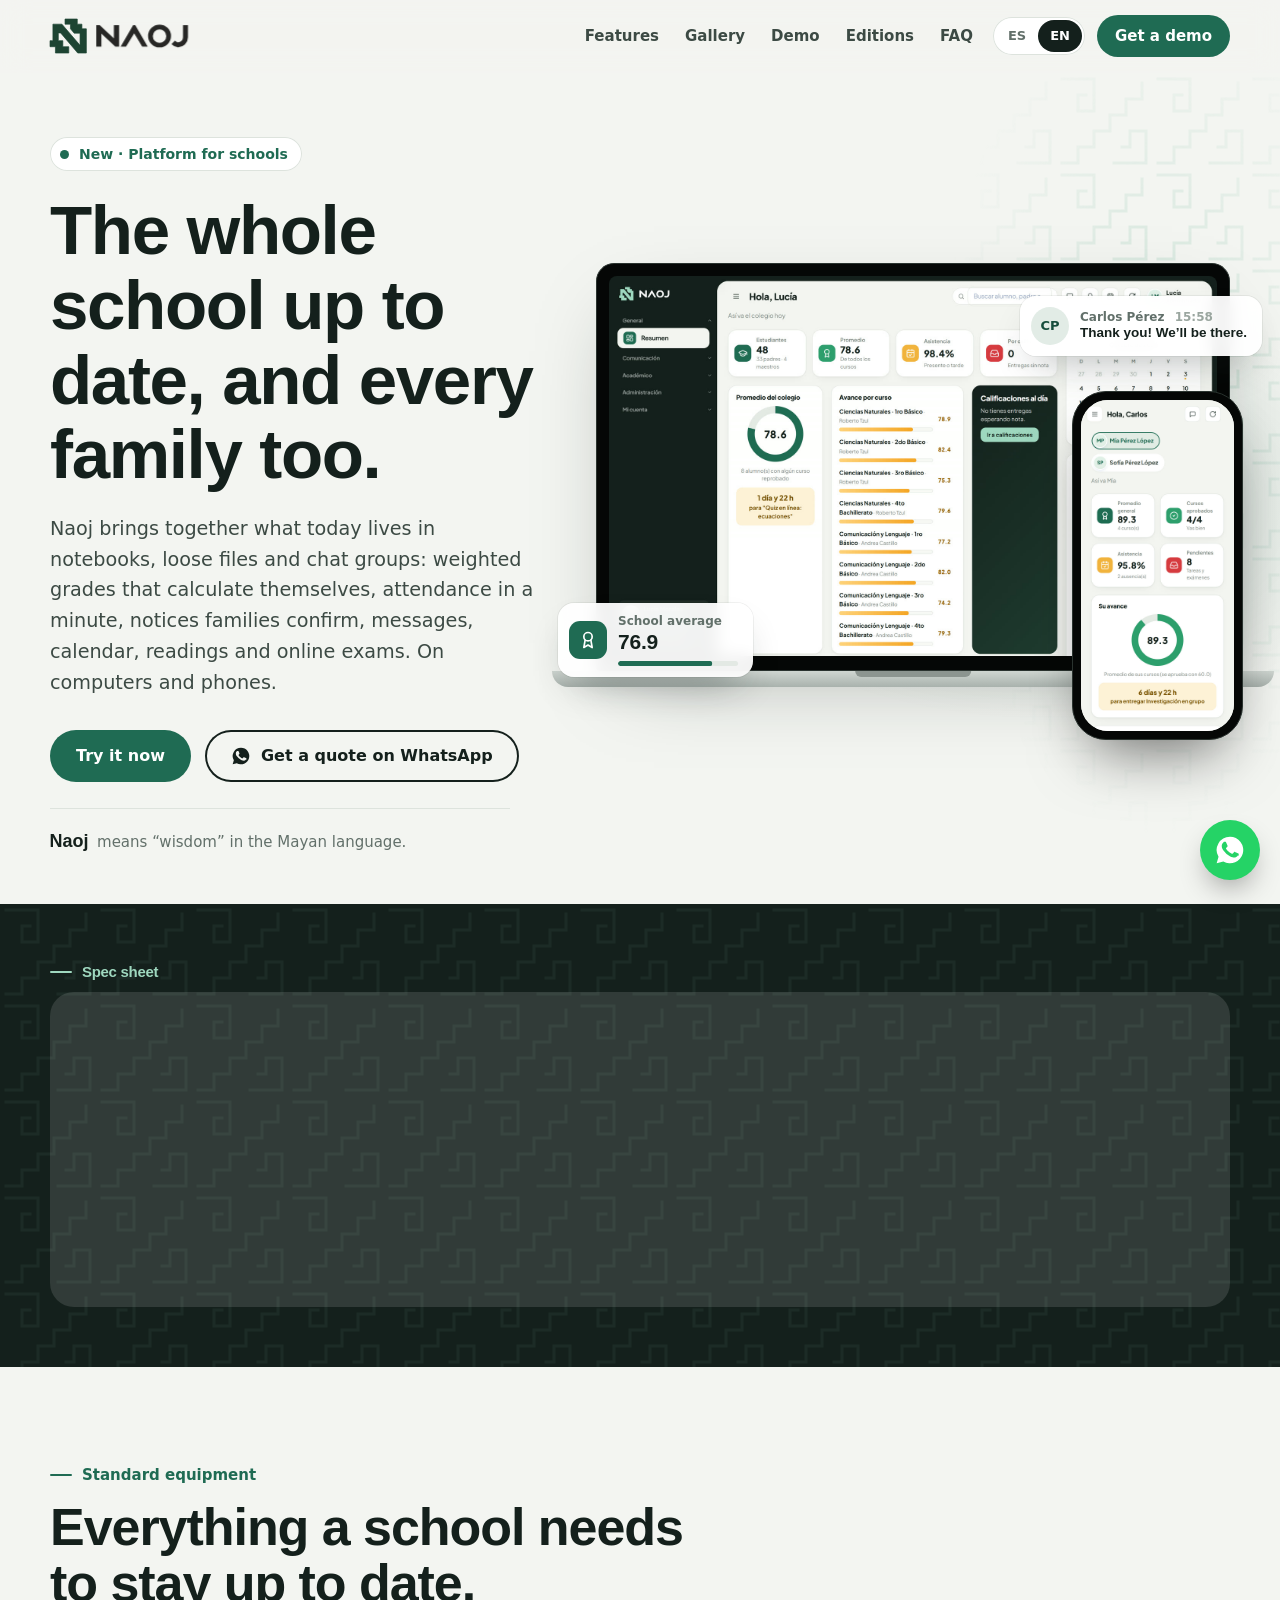
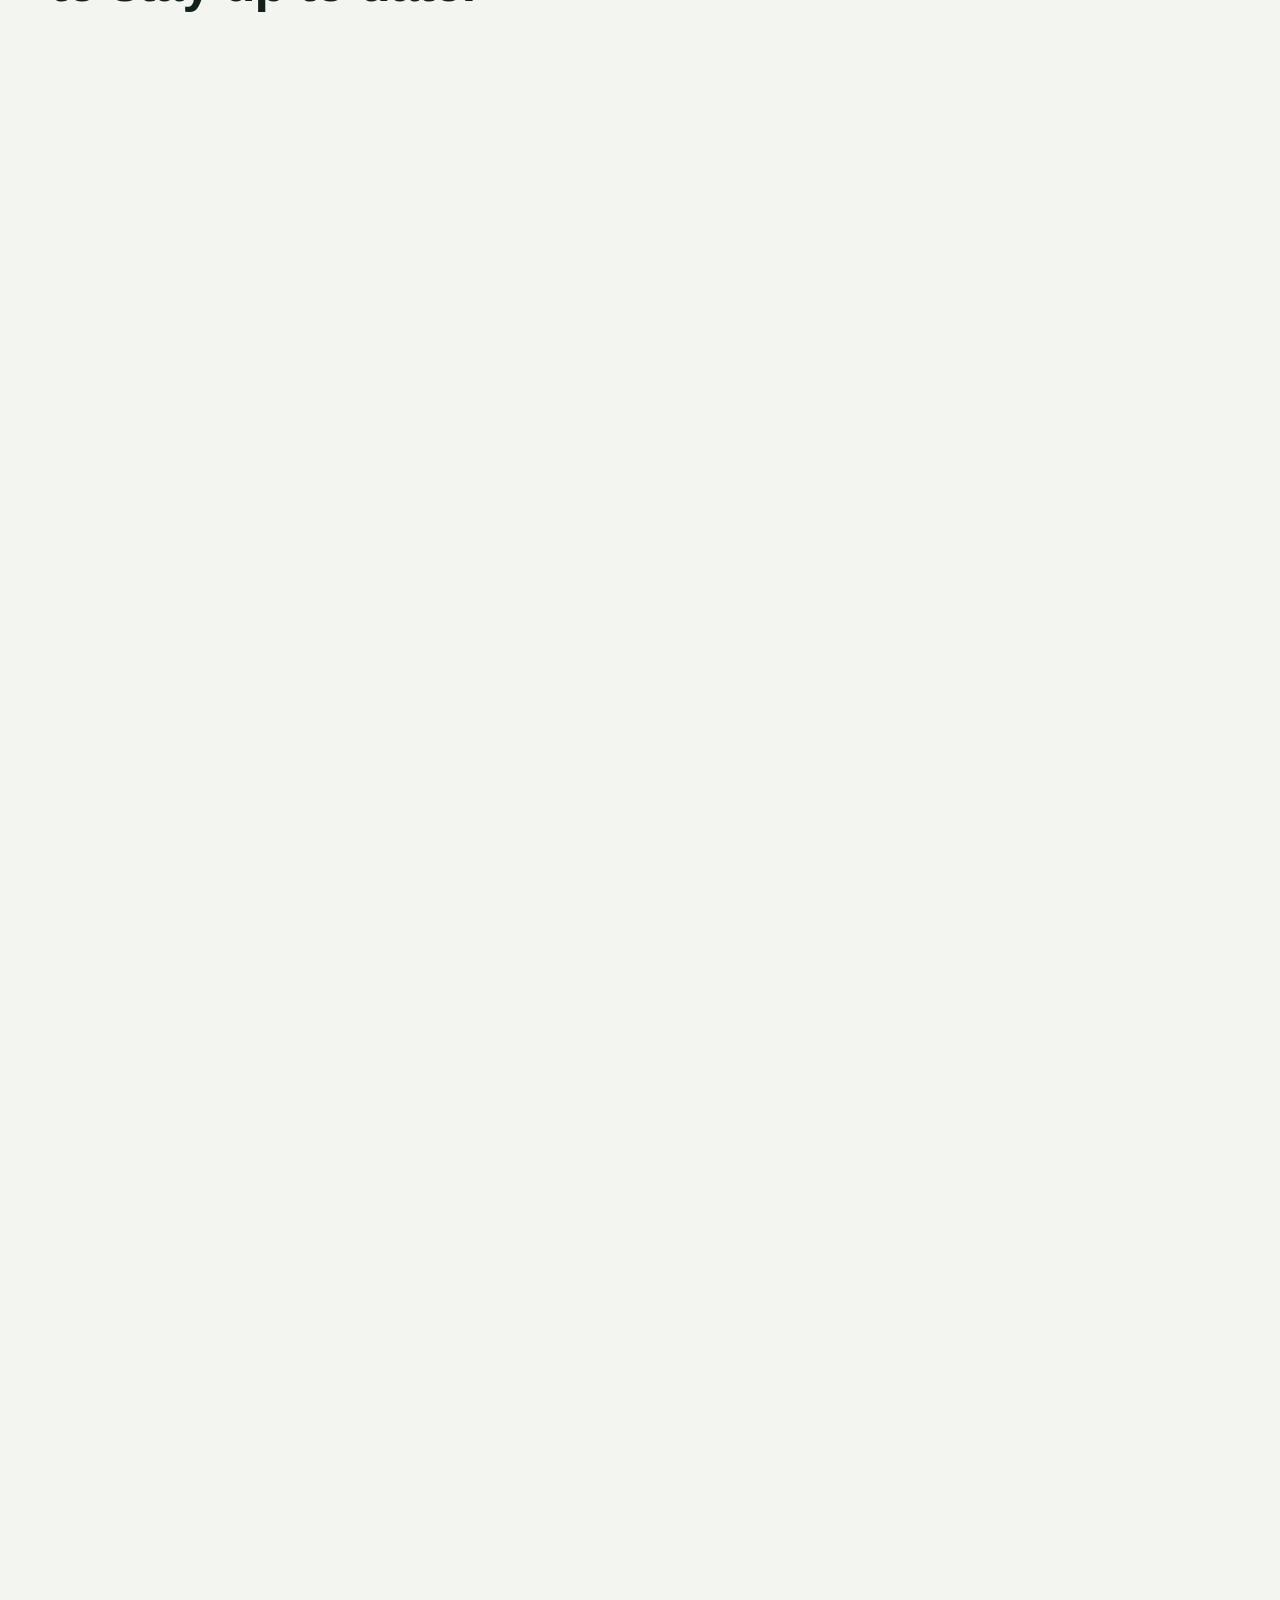
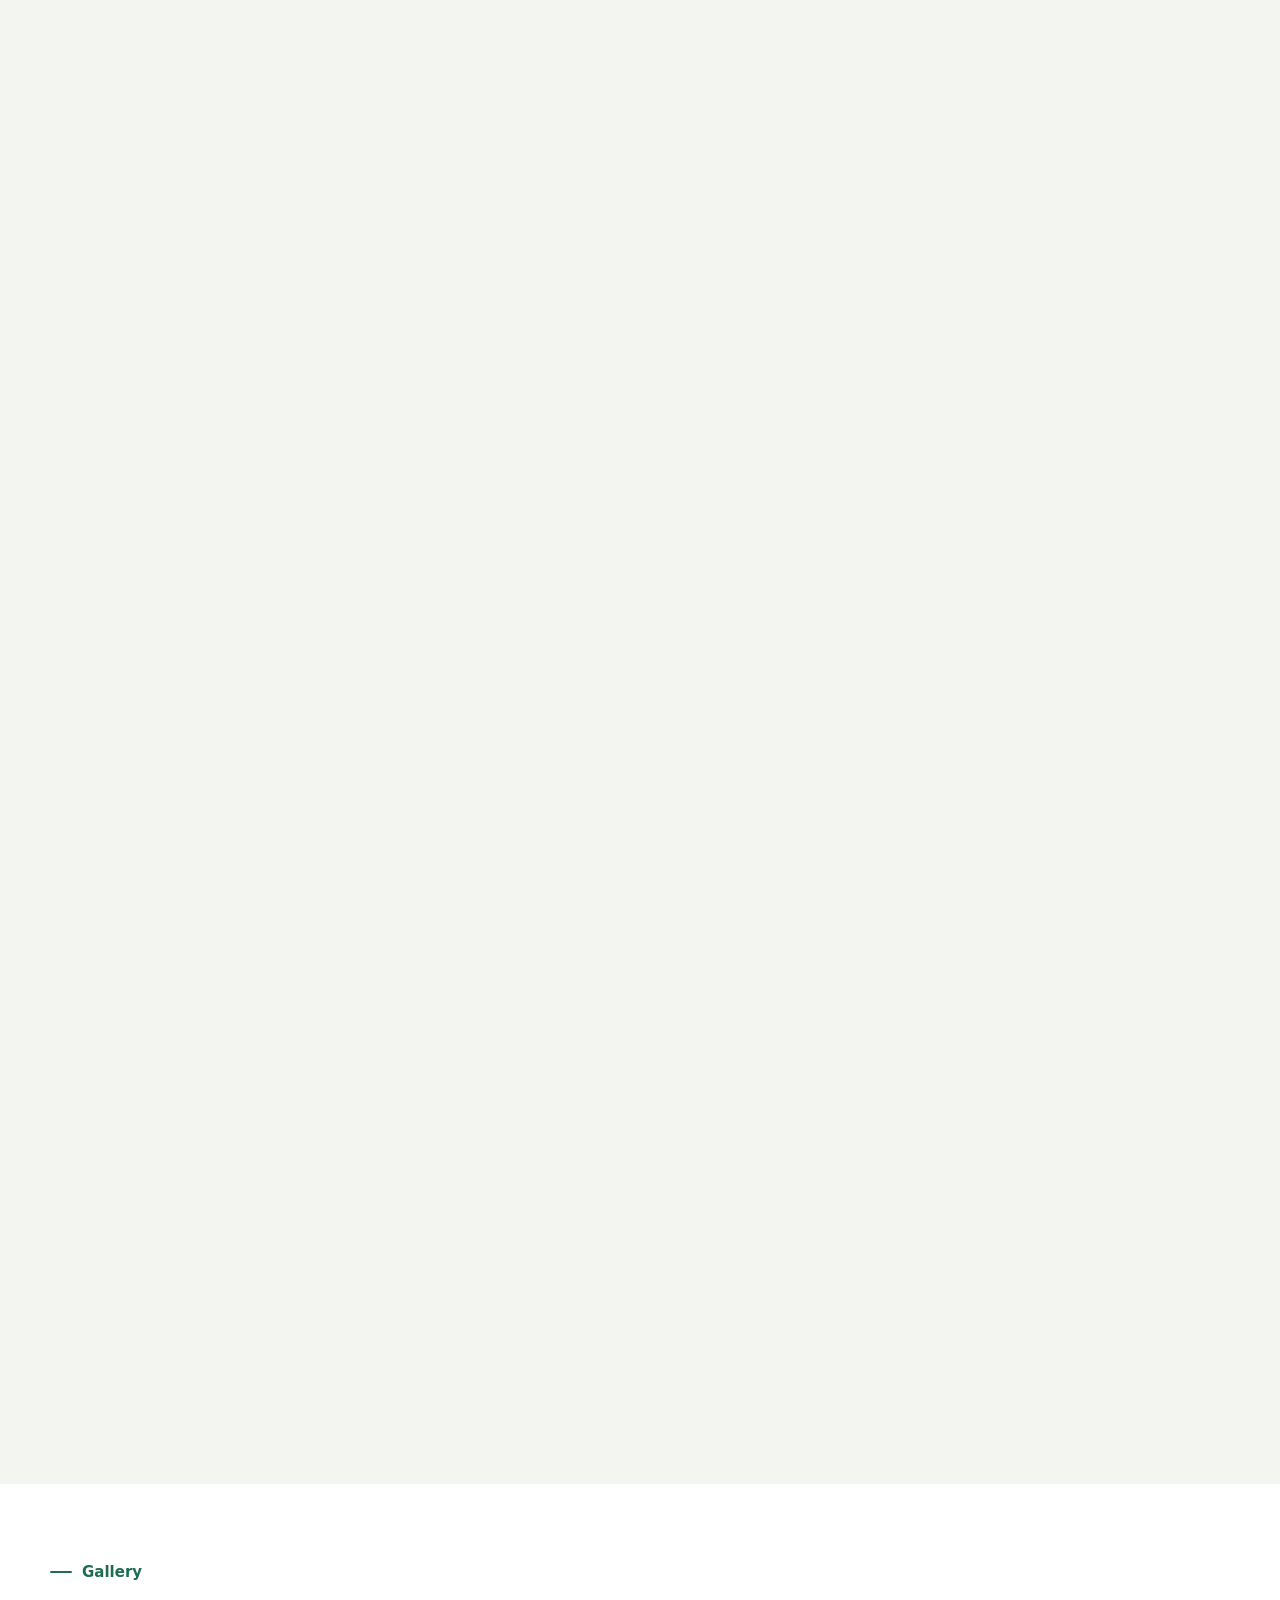
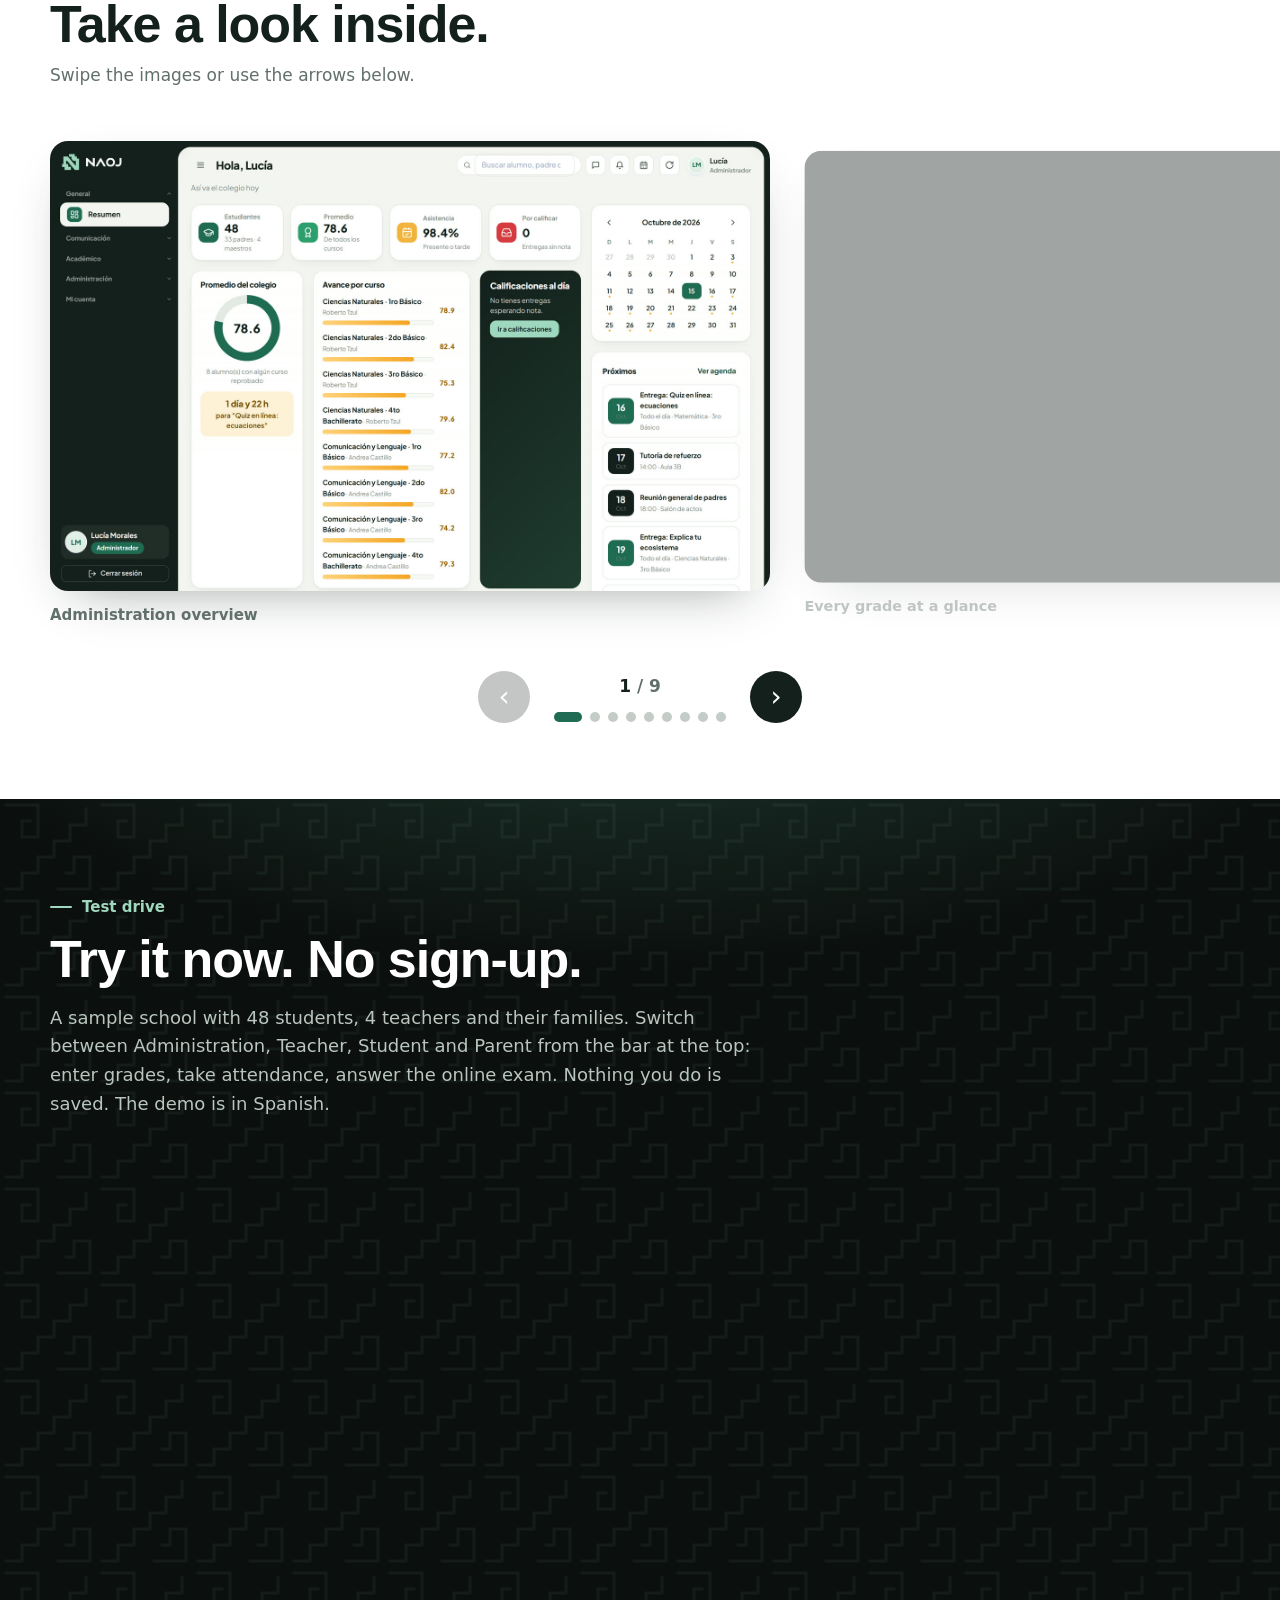
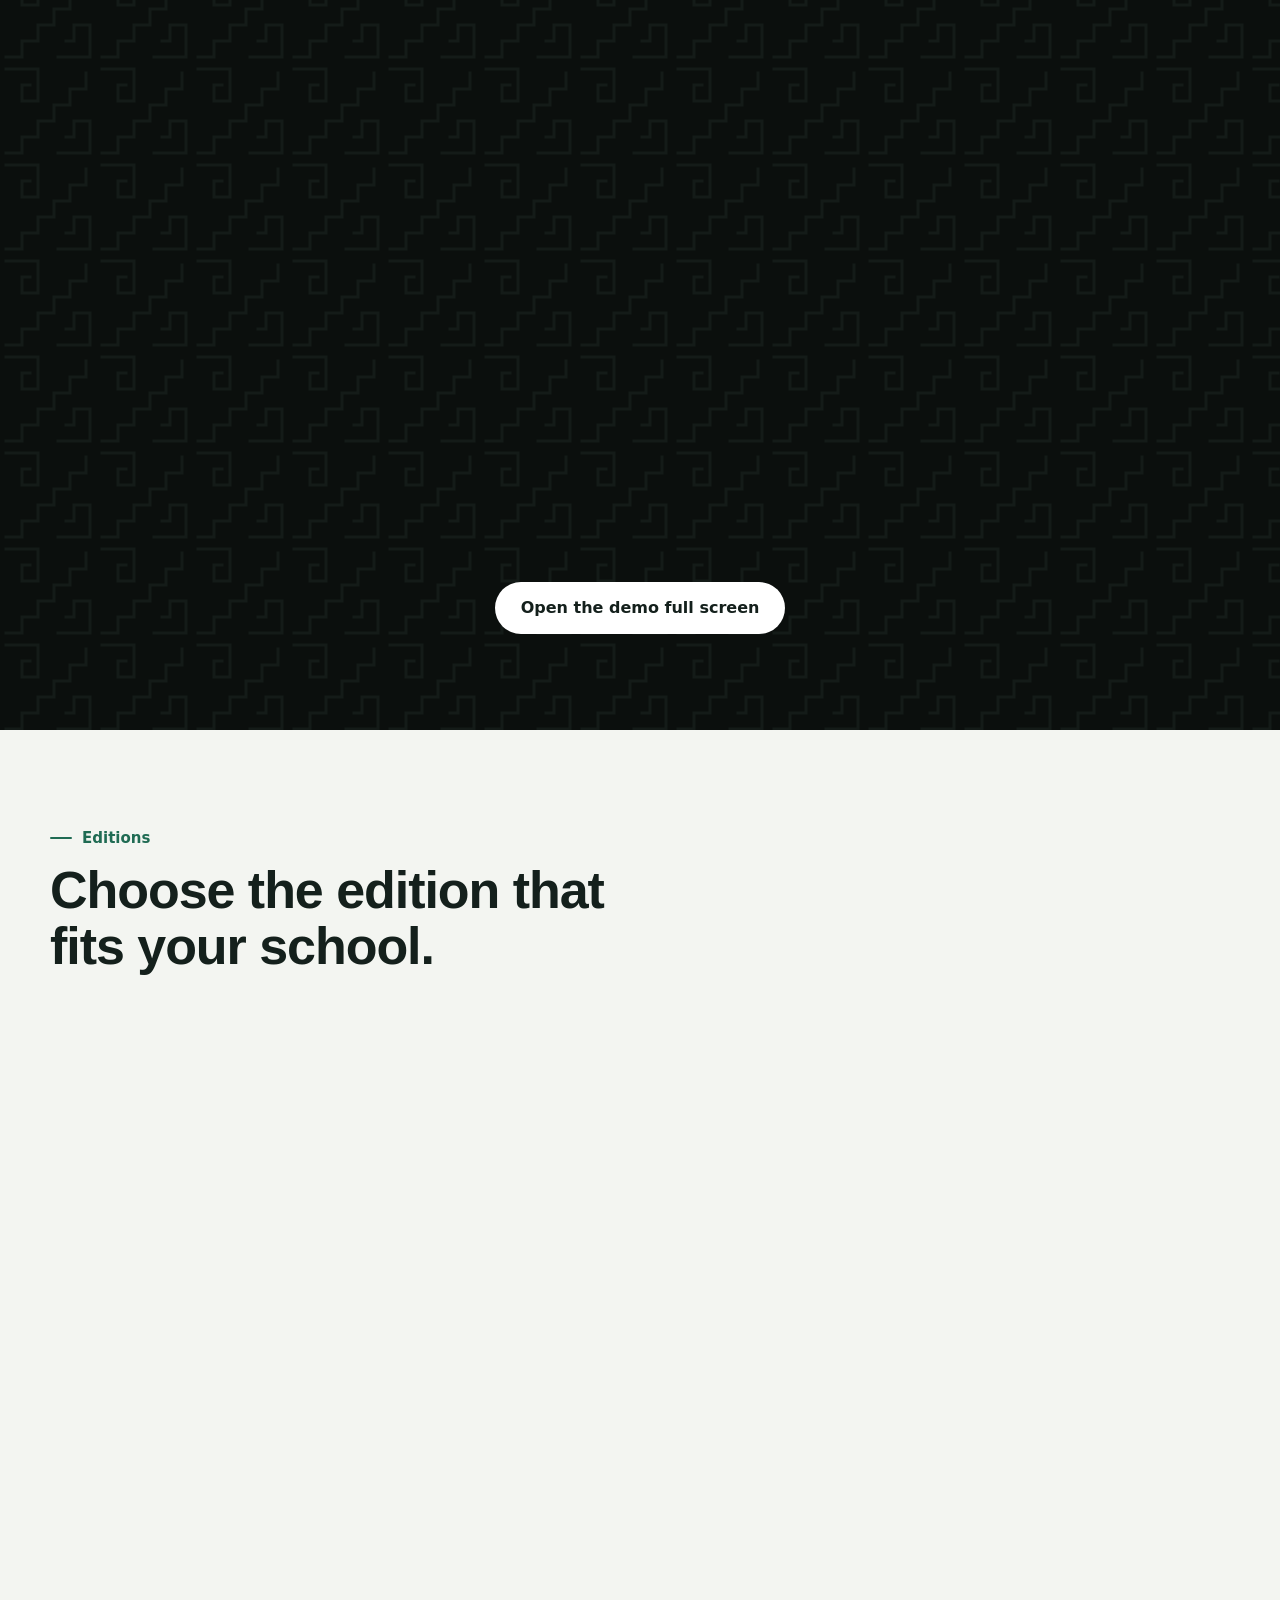
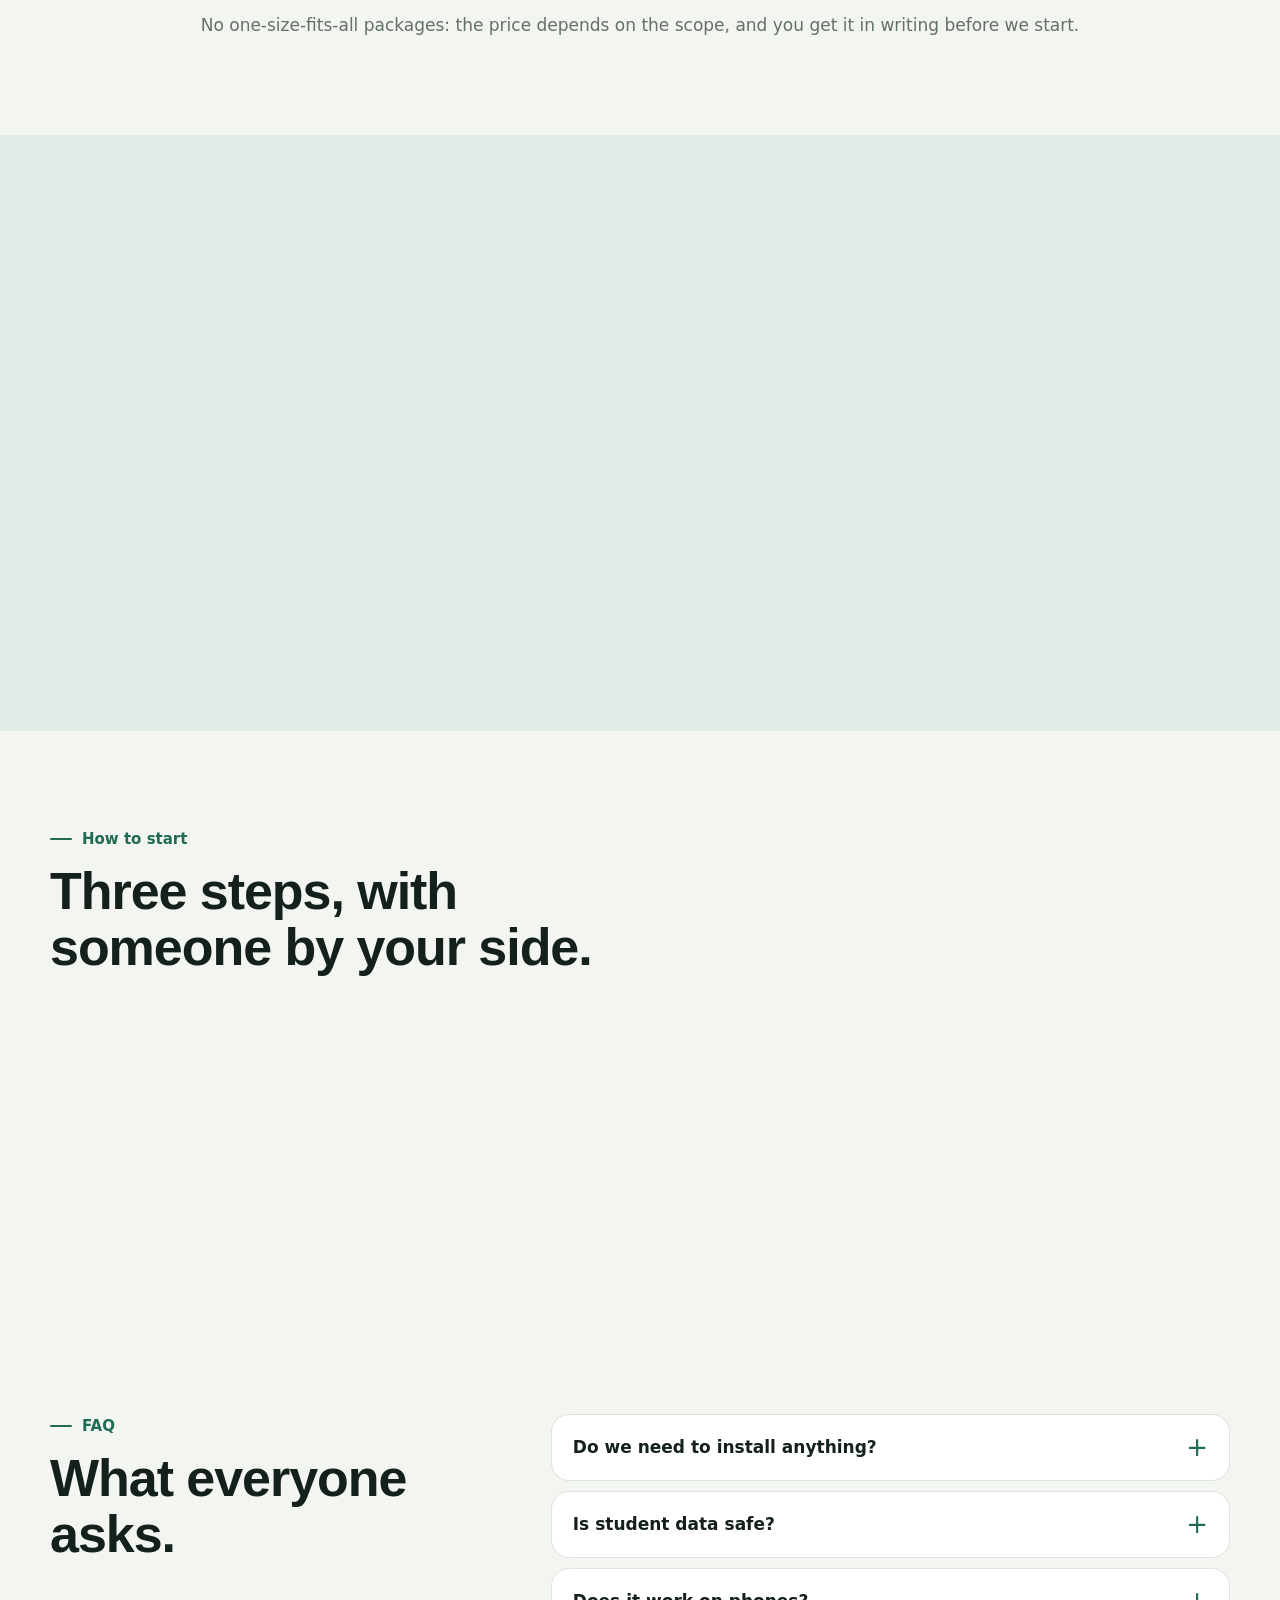
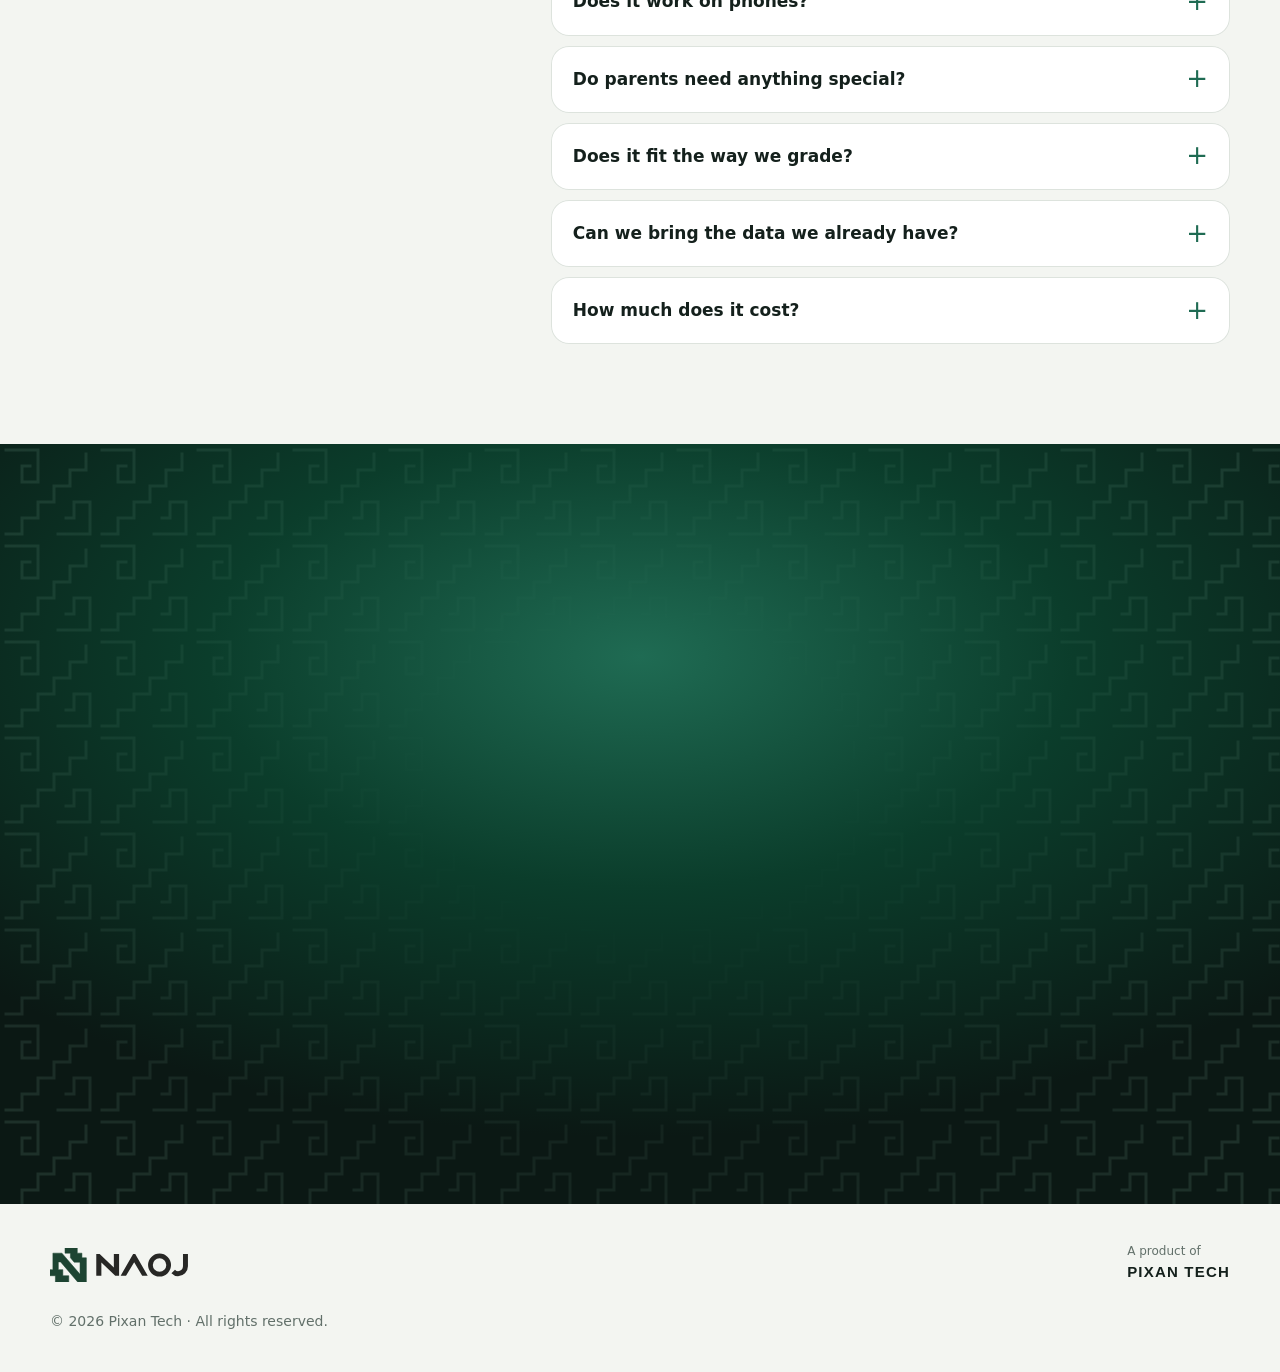
<file: index.html>
<!DOCTYPE html>
<html lang="es">
<head>
<meta charset="utf-8">
<meta name="viewport" content="width=device-width, initial-scale=1">
<meta http-equiv="Content-Security-Policy" content="default-src 'self'; img-src 'self' data:; style-src 'self' https://fonts.googleapis.com; font-src https://fonts.gstatic.com; script-src 'self'; frame-src 'self'; connect-src 'self'; base-uri 'self'; form-action 'none'; object-src 'none'">
<meta name="referrer" content="strict-origin-when-cross-origin">
<title>Naoj · El colegio al día, y cada familia también</title>
<meta name="description" data-i18n-content="meta.desc" content="Naoj es la plataforma para colegios: notas ponderadas que se calculan solas, asistencia, avisos con confirmación, mensajes, agenda, lecturas y exámenes en línea, en la computadora y el celular.">
<link rel="canonical" href="https://naoj.pixantech.net/">
<link rel="icon" href="img/favicon.svg" type="image/svg+xml">
<meta property="og:type" content="website">
<meta property="og:site_name" content="Naoj">
<meta property="og:title" content="Naoj · El colegio al día, y cada familia también">
<meta property="og:description" content="Notas, asistencia, avisos, mensajes, agenda y exámenes en línea para colegios. Un producto de Pixan Tech.">
<meta property="og:image" content="https://naoj.pixantech.net/img/og.jpg">
<meta property="og:url" content="https://naoj.pixantech.net/">
<meta name="twitter:card" content="summary_large_image">
<link rel="preconnect" href="https://fonts.googleapis.com">
<link rel="preconnect" href="https://fonts.gstatic.com" crossorigin>
<link href="https://fonts.googleapis.com/css2?family=Archivo:wght@600;700;800&family=Public+Sans:wght@400;500;600;700&display=swap" rel="stylesheet">
<link rel="stylesheet" href="css/landing.css?v=202610160">
<script src="js/frame-guard.js?v=202610160"></script>
<link rel="stylesheet" href="css/movimiento.css?v=202610160">
<script src="js/landing.js?v=202610160" defer></script>
<script src="js/movimiento.js?v=202610160" defer></script>
</head>
<body>
<a class="skip" href="#main" data-i18n="skip">Saltar al contenido</a>

<!-- ═════ CABECERA ═════ -->
<header class="hdr" id="top">
  <div class="wrap hdr-in">
    <a class="logo" href="#top" aria-label="Naoj"><svg class="logo-anim" viewBox="0 0 974 240" width="138" height="34" aria-hidden="true"><g transform="scale(.455)"><path class="lg-n" pathLength="1" d="M45 80H185L466 408V220H375L317 152V80H233V0H423V80H495V152H564V528H430L165 216H129V336H199V430H291V528H84V430H0V336H45Z"/></g><g class="lg-t" transform="translate(326.6 42.6)"><g fill="currentColor"><path d="M0 0H24L124 94.6V0H161V153H134L36 60.5V153H0Z"/><path d="M172 153L260 0H275L363 153H324L267.5 58L210 153Z"/></g><g fill="none" stroke="currentColor"><circle cx="446.5" cy="77.5" r="64.25" stroke-width="33.5"/><path d="M629.5 0V87A52.5 52.5 0 0 1 577 139.5Q559 139.5 543 123" stroke-width="35"/></g></g></svg></a>
    <nav class="nav" aria-label="Principal" data-i18n-aria="nav.aria">
      <a href="#equipamiento" data-i18n="nav.features">Equipamiento</a>
      <a href="#galeria" data-i18n="nav.gallery">Galería</a>
      <a href="#demo" data-i18n="nav.demo">Demo</a>
      <a href="#versiones" data-i18n="nav.editions">Versiones</a>
      <a href="#preguntas" data-i18n="nav.faq">Preguntas</a>
    </nav>
    <div class="hdr-act">
      <div class="lang" role="group" aria-label="Idioma / Language"><button type="button" data-lang="es">ES</button><button type="button" data-lang="en">EN</button></div>
      <a class="btn sm" data-wa="hdr" href="https://wa.me/50258253416" target="_blank" rel="noopener"><span data-i18n="cta.demo">Pida su demo</span></a>
    </div>
  </div>
</header>

<main id="main">
<!-- ═════ PORTADA ═════ -->
<section class="hero">
  <div class="patron patron-hero" aria-hidden="true"></div>
  <div class="wrap hero-in">
    <div class="hero-copy reveal">
      <p class="eyebrow"><span class="dot"></span><span data-i18n="hero.eyebrow">Nuevo · Plataforma para colegios</span></p>
      <h1 data-i18n="hero.title">El colegio al día, y cada familia también.</h1>
      <p class="lead" data-i18n="hero.sub">Naoj reúne lo que hoy anda en cuadernos, archivos sueltos y grupos de chat: notas ponderadas que se calculan solas, asistencia en un minuto, avisos que las familias confirman, mensajes, agenda, lecturas y exámenes en línea. En la computadora y en el celular.</p>
      <div class="hero-cta">
        <a class="btn" href="#demo" data-i18n="cta.try">Pruébela ahora</a>
        <a class="btn ghost" data-wa="hero" href="https://wa.me/50258253416" target="_blank" rel="noopener">
          <svg viewBox="0 0 24 24" aria-hidden="true"><path d="M12 2a10 10 0 0 0-8.6 15.1L2 22l5-1.3A10 10 0 1 0 12 2zm5.8 14.2c-.2.7-1.4 1.3-2 1.4-.5.1-1.2.1-1.9-.1a17 17 0 0 1-1.7-.6 13.4 13.4 0 0 1-5.1-4.5c-.4-.5-1.3-1.8-1.3-3.4s.8-2.4 1.2-2.7c.3-.3.6-.4.8-.4h.6c.2 0 .4 0 .7.5l1 2.3c.1.2.1.4 0 .6l-.4.6-.5.5c-.2.2-.3.3-.1.6.2.3.8 1.4 1.8 2.2 1.2 1.1 2.2 1.4 2.5 1.6.3.1.5.1.7-.1l.9-1.1c.2-.3.4-.2.7-.1l2.2 1c.3.2.5.2.6.4.1.1.1.8-.2 1.6z"/></svg>
          <span data-i18n="cta.whatsapp">Cotice por WhatsApp</span></a>
      </div>
      <p class="maya"><b>Naoj</b> <span data-i18n="hero.maya">significa “sabiduría” en lengua maya.</span></p>
    </div>
    <div class="hero-visual reveal" aria-hidden="true">
      <div class="laptop"><div class="screen"><img data-shot="dash-direccion" alt="" width="1600" height="1000" fetchpriority="high"></div><div class="base"></div></div>
      <div class="phone float"><div class="screen"><img data-shot="mobile-inicio-padre" alt="" width="780" height="1688"></div></div>
      <div class="fcard fc1"><span class="fc-ico"><svg viewBox="0 0 24 24"><circle cx="12" cy="8" r="5"/><path d="M8.5 12.5 7 21l5-3 5 3-1.5-8.5"/></svg></span><div><small data-i18n="hero.c1">Promedio del colegio</small><b data-count="78.6" data-dec="1">78.6</b><i class="fc-bar"><i></i></i></div></div>
      <div class="fcard fc2"><span class="fc-ico amber"><svg viewBox="0 0 24 24"><rect x="3" y="4" width="18" height="17" rx="3"/><path d="M8 2v4M16 2v4M3 10h18M8.5 15l2.5 2.5 4.5-4.5"/></svg></span><div><small data-i18n="hero.c2">Asistencia de hoy</small><b><span data-count="98.4" data-dec="1">98.4</span>%</b></div></div>
      <div class="fcard fc3"><span class="fc-av">CP</span><div><small>Carlos Pérez <em>15:58</em></small><b class="fc-msg" data-i18n="hero.c3">¡Muchas gracias! Ahí estaremos.</b></div></div>
    </div>
  </div>
</section>

<!-- ═════ FICHA TÉCNICA ═════ -->
<section class="specs" aria-labelledby="specs-t">
  <div class="patron" aria-hidden="true"></div>
  <div class="wrap">
    <h2 class="kicker" id="specs-t" data-i18n="specs.title">Ficha técnica</h2>
    <ul class="spec-grid">
      <li class="reveal"><b data-count="4">4</b><span data-i18n="specs.roles">perfiles: dirección, maestros, alumnos y familias</span></li>
      <li class="reveal"><b data-count="5">5</b><span data-i18n="specs.questions">tipos de pregunta en los exámenes en línea</span></li>
      <li class="reveal"><b data-count="4">4</b><span data-i18n="specs.views">vistas de agenda: mes, semana, día y lista</span></li>
      <li class="reveal"><b data-count="4">4</b><span data-i18n="specs.att">estados de asistencia: presente, tarde, ausente y justificado</span></li>
      <li class="reveal"><b>0</b><span data-i18n="specs.formulas">fórmulas que escribir: los promedios ponderados se calculan solos</span></li>
      <li class="reveal"><b data-count="1">1</b><span data-i18n="specs.history">historial por nota: quién la cambió, cuándo y por qué</span></li>
      <li class="reveal"><b><span data-count="30">30</span>′</b><span data-i18n="specs.session">y la sesión se cierra sola si nadie la usa</span></li>
      <li class="reveal"><b><span data-count="100">100</span>%</b><span data-i18n="specs.mobile">funcional en el celular</span></li>
    </ul>
  </div>
</section>

<!-- ═════ EQUIPAMIENTO ═════ -->
<section class="features" id="equipamiento" aria-labelledby="feat-t">
  <div class="wrap">
    <p class="kicker" data-i18n="feat.kicker">Equipamiento de serie</p>
    <h2 class="h2" id="feat-t" data-i18n="feat.title">Todo lo que un colegio necesita para estar al día.</h2>

    <article class="feat reveal" data-reveal="feat">
      <div class="feat-img"><div class="laptop sm"><div class="screen"><img data-shot="calificaciones" alt="Libro de calificaciones con notas ponderadas" data-i18n-alt="alt.grades" loading="lazy" width="1600" height="1000"></div><div class="base"></div></div><div class="chip chip-l" aria-hidden="true"><span class="chip-ico"><svg viewBox="0 0 24 24"><path d="M18 5H6l6 7-6 7h12"/></svg></span><div><small data-i18n="f1.chip">Promedio de la unidad</small><b data-count="76.5" data-dec="1">76.5</b><i class="chip-bar"><i></i></i></div></div></div>
      <div class="feat-txt">
        <span class="tag" data-i18n="f1.tag">Calificaciones</span>
        <h3 data-i18n="f1.title">Notas ponderadas, sin fórmulas.</h3>
        <p data-i18n="f1.text">Cada maestro arma sus unidades y evaluaciones con su peso. Escribe la nota y Naoj calcula el promedio de la unidad, la nota final y si el alumno aprueba. Si el trabajo llegó tarde, aplica el descuento que el maestro definió.</p>
        <ul class="ticks"><li data-i18n="f1.b1">Unidades y evaluaciones con su porcentaje</li><li data-i18n="f1.b2">Descuento por entrega tarde, a elección del maestro</li><li data-i18n="f1.b3">Cada corrección pide un motivo y queda registrada</li></ul>
      </div>
    </article>

    <article class="feat rev reveal" data-reveal="feat">
      <div class="feat-img duo">
        <div class="laptop sm"><div class="screen"><img data-shot="asistencia" alt="Toma de asistencia del día" data-i18n-alt="alt.att" loading="lazy" width="1600" height="1000"></div><div class="base"></div></div>
        <div class="phone sm"><div class="screen"><img data-shot="mobile-asistencia" alt="Asistencia en el celular" data-i18n-alt="alt.attPhone" loading="lazy" width="780" height="1688"></div></div>
      <div class="chip chip-l chip-seg" aria-hidden="true"><span data-i18n="f2.s1">Presente</span><span data-i18n="f2.s2">Tarde</span><span data-i18n="f2.s3">Ausente</span><span data-i18n="f2.s4">Justificado</span></div></div>
      <div class="feat-txt">
        <span class="tag" data-i18n="f2.tag">Asistencia</span>
        <h3 data-i18n="f2.title">La asistencia del día, en un minuto.</h3>
        <p data-i18n="f2.text">Marque a todos presentes de un toque y cambie solo a quien llegó tarde o faltó. Desde la computadora o desde el celular, en el aula. Los porcentajes de cada alumno, curso y grado se actualizan solos.</p>
        <ul class="ticks"><li data-i18n="f2.b1">Presente, tarde, ausente o justificado</li><li data-i18n="f2.b2">Todos presentes en un toque</li><li data-i18n="f2.b3">Asistencia por alumno, curso y grado</li></ul>
      </div>
    </article>

    <article class="feat reveal" data-reveal="feat">
      <div class="feat-img duo">
        <div class="laptop sm"><div class="screen"><img data-shot="muro" alt="Muro de noticias con avisos obligatorios" data-i18n-alt="alt.wall" loading="lazy" width="1600" height="1000"></div><div class="base"></div></div>
        <div class="phone sm"><div class="screen"><img data-shot="mobile-mensajes" alt="Mensajes entre un padre y un maestro" data-i18n-alt="alt.msgPhone" loading="lazy" width="780" height="1688"></div></div>
      <div class="chip chip-l" aria-hidden="true"><span class="chip-ico ok"><svg viewBox="0 0 24 24"><path d="M5 12.5l4.5 4.5L19 7.5"/></svg></span><div><small data-i18n="f3.chip">Leído y entendido</small><b><span data-count="18">18</span> <span data-i18n="f3.chip2">familias</span></b></div></div></div>
      <div class="feat-txt">
        <span class="tag" data-i18n="f3.tag">Comunicación</span>
        <h3 data-i18n="f3.title">Cada aviso llega. Y usted sabe quién lo leyó.</h3>
        <p data-i18n="f3.text">Publique noticias para todo el colegio, un grado o un curso. Marque las importantes como obligatorias y vea qué familias ya confirmaron. Maestros, alumnos y familias se escriben por mensaje privado, y la dirección puede verlo todo.</p>
        <ul class="ticks"><li data-i18n="f3.b1">Avisos obligatorios con confirmación de lectura</li><li data-i18n="f3.b2">Mensajes privados entre maestros, alumnos y familias</li><li data-i18n="f3.b3">El maestro puede silenciar una conversación, dejando el motivo</li></ul>
      </div>
    </article>

    <article class="feat rev reveal" data-reveal="feat">
      <div class="feat-img"><div class="laptop sm"><div class="screen"><img data-shot="agenda" alt="Agenda mensual del colegio" data-i18n-alt="alt.cal" loading="lazy" width="1600" height="1000"></div><div class="base"></div></div><div class="chip chip-r" aria-hidden="true"><span class="chip-date"><b>19</b><small data-i18n="f4.mes">oct</small></span><div><small data-i18n="f4.chip">Cita confirmada</small><b data-i18n="f4.chip2">15:00 · Coordinación</b></div><span class="chip-ok"><svg viewBox="0 0 24 24"><path d="M5 12.5l4.5 4.5L19 7.5"/></svg></span></div></div>
      <div class="feat-txt">
        <span class="tag" data-i18n="f4.tag">Agenda y citas</span>
        <h3 data-i18n="f4.title">Todo el calendario del colegio, en un lugar.</h3>
        <p data-i18n="f4.text">Actividades del colegio, tutorías para alumnos específicos, citas con los padres y la fecha de entrega de cada tarea, en vistas de mes, semana, día y lista. La familia confirma la cita desde su celular.</p>
        <ul class="ticks"><li data-i18n="f4.b1">Eventos para el colegio, un grado o alumnos específicos</li><li data-i18n="f4.b2">Citas con los padres, con su confirmación</li><li data-i18n="f4.b3">Fechas de entrega de tareas y exámenes, automáticas</li></ul>
      </div>
    </article>

    <article class="feat reveal" data-reveal="feat">
      <div class="feat-img duo">
        <div class="laptop sm"><div class="screen"><img data-shot="examen-resultado" alt="Resultado de un examen en línea" data-i18n-alt="alt.exam" loading="lazy" width="1600" height="1000"></div><div class="base"></div></div>
        <div class="phone sm"><div class="screen"><img data-shot="mobile-rendir" alt="Examen en línea con temporizador en el celular" data-i18n-alt="alt.examPhone" loading="lazy" width="780" height="1688"></div></div>
      <div class="chip chip-l" aria-hidden="true"><span class="chip-ico"><svg viewBox="0 0 24 24"><circle cx="12" cy="13" r="8"/><path d="M12 9v4l2.5 2.5M9 2h6"/></svg></span><div><small data-i18n="f5.chip">Tiempo restante</small><b class="chip-timer">29:58</b></div></div></div>
      <div class="feat-txt">
        <span class="tag" data-i18n="f5.tag">Exámenes en línea</span>
        <h3 data-i18n="f5.title">Exámenes que se califican solos.</h3>
        <p data-i18n="f5.text">El maestro arma el examen y decide todo: horario, tiempo límite, intentos, orden aleatorio y qué nota cuenta. Al entregar, el alumno ve su resultado y las respuestas correctas, salvo que haya preguntas de desarrollo, que el maestro revisa a mano.</p>
        <ul class="ticks"><li data-i18n="f5.b1">Opción única, múltiple, verdadero o falso, respuesta corta y desarrollo</li><li data-i18n="f5.b2">Temporizador e intentos a elección del maestro</li><li data-i18n="f5.b3">La nota pasa sola al libro de calificaciones</li></ul>
      </div>
    </article>

    <article class="feat rev reveal" data-reveal="feat">
      <div class="feat-img duo">
        <div class="laptop sm"><div class="screen"><img data-shot="progreso" alt="Progreso académico de una alumna, visto por su padre" data-i18n-alt="alt.family" loading="lazy" width="1600" height="1000"></div><div class="base"></div></div>
        <div class="phone sm"><div class="screen"><img data-shot="mobile-inicio-padre" alt="Inicio de un padre en el celular" data-i18n-alt="alt.familyPhone" loading="lazy" width="780" height="1688"></div></div>
      <div class="chip chip-l chip-notif" aria-hidden="true"><span class="chip-ico"><svg viewBox="0 0 24 24"><path d="M6 9a6 6 0 0 1 12 0c0 6 2.5 7.5 2.5 7.5h-17S6 15 6 9M10 20a2 2 0 0 0 4 0"/></svg></span><div><small data-i18n="f6.chip">Nueva nota · Matemática</small><b>88.0</b></div></div></div>
      <div class="feat-txt">
        <span class="tag" data-i18n="f6.tag">Familias y seguridad</span>
        <h3 data-i18n="f6.title">Las familias, al día sin tener que preguntar.</h3>
        <p data-i18n="f6.text">Cada padre ve las notas, la asistencia, las tareas pendientes y los avisos de sus hijos, aunque tenga varios en el colegio. Cada persona entra con su propio usuario, ve solo lo que le corresponde y la sesión se cierra sola si nadie la usa.</p>
        <ul class="ticks"><li data-i18n="f6.b1">Un solo acceso para todos sus hijos</li><li data-i18n="f6.b2">Lo pendiente de cada hijo, a la vista al entrar</li><li data-i18n="f6.b3">Acceso con usuario y contraseña propios</li></ul>
      </div>
    </article>
  </div>
</section>

<!-- ═════ GALERÍA ═════ -->
<section class="gallery" id="galeria" aria-labelledby="gal-t">
  <div class="wrap">
    <p class="kicker" data-i18n="gal.kicker">Galería</p>
    <h2 class="h2" id="gal-t" data-i18n="gal.title">Mírela por dentro.</h2>
    <p class="gal-hint" data-i18n="gal.hint">Deslice las imágenes o use las flechas de abajo.</p>
  </div>
  <div class="gal-track" id="galTrack" tabindex="0" aria-label="Capturas de Naoj" data-i18n-aria="gal.aria">
    <figure><img data-shot="dash-direccion" alt="" loading="lazy" width="1600" height="1000"><figcaption data-i18n="gal.c1">Resumen de la dirección</figcaption></figure>
    <figure><img data-shot="grados" alt="" loading="lazy" width="1600" height="1000"><figcaption data-i18n="gal.c2">Cada grado, de un vistazo</figcaption></figure>
    <figure class="tall"><img data-shot="mobile-inicio-alumno" alt="" loading="lazy" width="780" height="1688"><figcaption data-i18n="gal.c3">La alumna, en su celular</figcaption></figure>
    <figure><img data-shot="dash-maestro" alt="" loading="lazy" width="1600" height="1000"><figcaption data-i18n="gal.c4">Resumen del maestro, con alumnos en riesgo</figcaption></figure>
    <figure><img data-shot="mensajes" alt="" loading="lazy" width="1600" height="1000"><figcaption data-i18n="gal.c5">Mensajes con las familias</figcaption></figure>
    <figure class="tall"><img data-shot="mobile-asistencia" alt="" loading="lazy" width="780" height="1688"><figcaption data-i18n="gal.c6">Asistencia desde el aula</figcaption></figure>
    <figure><img data-shot="examen-resultados" alt="" loading="lazy" width="1600" height="1000"><figcaption data-i18n="gal.c7">Resultados de un examen en línea</figcaption></figure>
    <figure><img data-shot="agenda-semana" alt="" loading="lazy" width="1600" height="1000"><figcaption data-i18n="gal.c8">Agenda semanal</figcaption></figure>
    <figure><img data-shot="inicio-alumno" alt="" loading="lazy" width="1600" height="1000"><figcaption data-i18n="gal.c9">Inicio de la alumna</figcaption></figure>
  </div>
  <div class="wrap gal-ctrl">
    <button type="button" class="round" data-gal="-1" aria-label="Anterior" data-i18n-aria="gal.prev">‹</button>
    <div class="gal-mid">
      <p class="gal-count" aria-live="polite"><b id="galNum">1</b> / <span id="galTot">9</span></p>
      <div class="gal-dots" id="galDots"></div>
    </div>
    <button type="button" class="round" data-gal="1" aria-label="Siguiente" data-i18n-aria="gal.next">›</button>
  </div>
</section>

<!-- ═════ DEMO ═════ -->
<section class="demo" id="demo" aria-labelledby="demo-t">
  <div class="patron patron-demo" aria-hidden="true"></div>
  <div class="wrap">
    <p class="kicker light" data-i18n="demo.kicker">Prueba de manejo</p>
    <h2 class="h2 light" id="demo-t" data-i18n="demo.title">Pruébela ahora. Sin registrarse.</h2>
    <p class="demo-sub" data-i18n="demo.sub">Un colegio de ejemplo con 48 alumnos, 4 maestros y sus familias. Cambie entre Dirección, Maestro, Alumna y Padre desde la barra de arriba: ponga notas, tome asistencia, responda el examen en línea. Nada de lo que haga se guarda.</p>
    <div class="roles reveal" role="tablist" aria-label="Perfiles de la demo" data-i18n-aria="demo.rolesAria">
      <button type="button" class="role on" role="tab" id="tab-direccion" aria-selected="true" aria-controls="demoView" tabindex="0" data-rol="direccion" data-prev="dash-direccion"><span class="role-ico"><svg viewBox="0 0 24 24"><path d="M3 9.5 12 5l9 4.5-9 4.5z"/><path d="M7 11.5V16c0 1.5 2.2 3 5 3s5-1.5 5-3v-4.5"/></svg></span><b data-i18n="r1">Dirección</b><small data-i18n="r1t">Todo el colegio de un vistazo: grados, cursos y alumnos en riesgo.</small></button>
      <button type="button" class="role" role="tab" id="tab-maestro" aria-selected="false" aria-controls="demoView" tabindex="-1" data-rol="maestro" data-prev="dash-maestro"><span class="role-ico"><svg viewBox="0 0 24 24"><path d="M4 5.5A2.5 2.5 0 0 1 6.5 3H20v15H6.5A2.5 2.5 0 0 0 4 20.5zM4 20.5A2.5 2.5 0 0 0 6.5 23H20v-5"/></svg></span><b data-i18n="r2">Maestro</b><small data-i18n="r2t">Notas, asistencia, exámenes y mensajes de sus cursos.</small></button>
      <button type="button" class="role" role="tab" id="tab-alumno" aria-selected="false" aria-controls="demoView" tabindex="-1" data-rol="alumno" data-prev="inicio-alumno"><span class="role-ico"><svg viewBox="0 0 24 24"><path d="M6 9a6 6 0 0 1 12 0v10a2 2 0 0 1-2 2H8a2 2 0 0 1-2-2zM9 4.5V3h6v1.5M9 14h6"/></svg></span><b data-i18n="r3">Alumna</b><small data-i18n="r3t">Sus cursos, pendientes, lecturas y exámenes en línea.</small></button>
      <button type="button" class="role" role="tab" id="tab-padre" aria-selected="false" aria-controls="demoView" tabindex="-1" data-rol="padre" data-prev="progreso"><span class="role-ico"><svg viewBox="0 0 24 24"><circle cx="8" cy="7" r="3"/><circle cx="17" cy="9" r="2.3"/><path d="M2.5 20a5.5 5.5 0 0 1 11 0M13.5 20a4 4 0 0 1 7.5-2"/></svg></span><b data-i18n="r4">Familia</b><small data-i18n="r4t">Notas, asistencia y avisos de todos sus hijos.</small></button>
    </div>
    <div class="demo-frame reveal" id="demoView" role="tabpanel" aria-labelledby="tab-direccion">
      <div class="demo-bar"><span></span><span></span><span></span><b>Naoj</b></div>
      <img class="demo-poster" data-shot="dash-direccion" alt="" width="1600" height="1000" loading="lazy">
      <iframe id="demoFrame" title="Demo interactiva de Naoj" data-i18n-title="demo.iframe" loading="lazy" data-src="demo/"></iframe>
    </div>
    <p class="demo-open"><a class="btn light" id="demoOpen" href="demo/" target="_blank" rel="noopener" data-i18n="demo.open">Abrir la demo en pantalla completa</a></p>
  </div>
</section>

<!-- ═════ VERSIONES ═════ -->
<section class="editions" id="versiones" aria-labelledby="ed-t">
  <div class="wrap">
    <p class="kicker" data-i18n="ed.kicker">Versiones</p>
    <h2 class="h2" id="ed-t" data-i18n="ed.title">Elija la versión que va con su colegio.</h2>
    <div class="ed-grid">
      <article class="ed reveal">
        <h3 data-i18n="ed.e1">Esencial</h3>
        <p class="ed-for" data-i18n="ed.e1for">Para ordenar lo académico desde el primer día.</p>
        <ul class="ticks"><li data-i18n="ed.e1b1">Libro de calificaciones con notas ponderadas</li><li data-i18n="ed.e1b2">Asistencia por curso y por día</li><li data-i18n="ed.e1b3">Muro de noticias del colegio</li><li data-i18n="ed.e1b4">Mensajes entre maestros y familias</li></ul>
        <a class="btn ghost" data-wa="esencial" href="https://wa.me/50258253416" target="_blank" rel="noopener" data-i18n="ed.quote">Cotizar</a>
      </article>
      <article class="ed best reveal">
        <span class="badge" data-i18n="ed.popular">Recomendada</span>
        <h3 data-i18n="ed.e2">Profesional</h3>
        <p class="ed-for" data-i18n="ed.e2for">Para colegios que quieren todo en un solo lugar.</p>
        <ul class="ticks"><li data-i18n="ed.e2b1">Todo lo de Esencial</li><li data-i18n="ed.e2b2">Agenda del colegio y citas con padres</li><li data-i18n="ed.e2b3">Material de apoyo y lecturas con avance por página</li><li data-i18n="ed.e2b4">Exámenes en línea que se califican solos</li><li data-i18n="ed.e2b5">Vista por grados para la dirección</li></ul>
        <a class="btn amber" data-wa="profesional" href="https://wa.me/50258253416" target="_blank" rel="noopener" data-i18n="ed.quote">Cotizar</a>
      </article>
      <article class="ed reveal">
        <h3 data-i18n="ed.e3">A la medida</h3>
        <p class="ed-for" data-i18n="ed.e3for">Para colegios con varias sedes o reglas propias.</p>
        <ul class="ticks"><li data-i18n="ed.e3b1">Todo lo de Profesional</li><li data-i18n="ed.e3b2">Varias sedes</li><li data-i18n="ed.e3b3">Ajustes a sus propias reglas</li><li data-i18n="ed.e3b4">Migración de sus datos actuales</li><li data-i18n="ed.e3b5">Capacitación para su equipo</li></ul>
        <a class="btn ghost" data-wa="medida" href="https://wa.me/50258253416" target="_blank" rel="noopener" data-i18n="ed.quote">Cotizar</a>
      </article>
    </div>
    <p class="ed-note" data-i18n="ed.note">Sin paquetes genéricos: el precio depende del alcance y lo recibe por escrito antes de empezar.</p>
  </div>
</section>

<!-- ═════ INDUSTRIA ═════ -->
<section class="industry" aria-labelledby="ind-t">
  <div class="wrap ind-in">
    <div class="reveal">
      <p class="kicker" data-i18n="ind.kicker">Hecho para colegios</p>
      <h2 class="h2" id="ind-t" data-i18n="ind.title">De los archivos sueltos a un colegio que se entera de todo.</h2>
      <p data-i18n="ind.text">Un centro de tutorías llevaba las notas, la asistencia y los avisos a las familias en archivos y mensajes sueltos. Hoy cada maestro pone sus notas en Naoj, la dirección ve cada grado de un vistazo y cada familia sabe cómo va su hijo sin tener que preguntar.</p>
      <ul class="chips"><li data-i18n="ind.c1">Colegios privados</li><li data-i18n="ind.c2">Colegios bilingües</li><li data-i18n="ind.c3">Institutos</li><li data-i18n="ind.c4">Centros de tutorías</li><li data-i18n="ind.c5">Academias</li><li data-i18n="ind.c6">Preuniversitarios</li></ul>
    </div>
    <ol class="before-after reveal">
      <li><span data-i18n="ind.b">Antes</span><p data-i18n="ind.b1">Notas en archivos sueltos, avisos que nadie confirmaba y padres que se enteraban al final de la unidad.</p></li>
      <li class="after"><span data-i18n="ind.a">Con Naoj</span><p data-i18n="ind.a1">Notas, asistencia y avisos en un solo lugar, y cada familia al día desde su celular.</p></li>
    </ol>
  </div>
</section>

<!-- ═════ CÓMO EMPEZAR ═════ -->
<section class="steps" aria-labelledby="st-t">
  <div class="wrap">
    <p class="kicker" data-i18n="st.kicker">Cómo empezar</p>
    <h2 class="h2" id="st-t" data-i18n="st.title">En tres pasos, con alguien que lo acompaña.</h2>
    <ol class="step-grid">
      <li class="reveal"><b>1</b><h3 data-i18n="st.s1">Nos escribe</h3><p data-i18n="st.s1t">Nos cuenta cómo trabaja hoy su colegio en un mensaje de WhatsApp. La primera conversación no tiene costo.</p></li>
      <li class="reveal"><b>2</b><h3 data-i18n="st.s2">Lo preparamos</h3><p data-i18n="st.s2t">Cargamos sus grados, cursos, maestros y alumnos. Recibe el alcance, el precio y los plazos por escrito.</p></li>
      <li class="reveal"><b>3</b><h3 data-i18n="st.s3">Su colegio lo usa</h3><p data-i18n="st.s3t">Capacitamos a la dirección y a los maestros, y acompañamos el arranque con las familias.</p></li>
    </ol>
  </div>
</section>

<!-- ═════ PREGUNTAS ═════ -->
<section class="faq" id="preguntas" aria-labelledby="faq-t">
  <div class="wrap faq-in">
    <div>
      <p class="kicker" data-i18n="faq.kicker">Preguntas</p>
      <h2 class="h2" id="faq-t" data-i18n="faq.title">Lo que todos preguntan.</h2>
    </div>
    <div class="faq-list">
      <details><summary data-i18n="q1">¿Hay que instalar algo?</summary><p data-i18n="a1">No. Naoj funciona en el navegador de la computadora y del celular. Cada persona entra con su usuario y su contraseña.</p></details>
      <details><summary data-i18n="q2">¿Los datos de los alumnos están seguros?</summary><p data-i18n="a2">Cada persona entra con su propio usuario y solo ve lo que le corresponde: el maestro, sus cursos; la familia, a sus hijos. La sesión se cierra sola tras 30 minutos sin uso y cada cambio de nota queda registrado con su autor, su hora y su motivo.</p></details>
      <details><summary data-i18n="q3">¿Funciona en el celular?</summary><p data-i18n="a3">Sí, al cien por ciento: los maestros toman asistencia en el aula, los alumnos responden exámenes y las familias revisan notas y avisos desde su teléfono.</p></details>
      <details><summary data-i18n="q4">¿Los padres necesitan algo especial?</summary><p data-i18n="a4">Solo un correo. El colegio les crea su acceso y, con un solo usuario, ven a todos sus hijos.</p></details>
      <details><summary data-i18n="q5">¿Se adapta a nuestra forma de calificar?</summary><p data-i18n="a5">Sí. Cada curso se divide en unidades con su porcentaje, cada evaluación tiene su peso y el maestro decide si descuenta por entrega tarde.</p></details>
      <details><summary data-i18n="q6">¿Podemos pasar los datos que ya tenemos?</summary><p data-i18n="a6">Sí. En la versión A la medida pasamos a Naoj sus alumnos, cursos y notas actuales.</p></details>
      <details><summary data-i18n="q7">¿Cuánto cuesta?</summary><p data-i18n="a7">Depende de la versión y de lo que haya que adaptar. Escríbanos y en la primera conversación le damos un rango de precio, sin costo.</p></details>
    </div>
  </div>
</section>

<!-- ═════ CIERRE ═════ -->
<section class="final">
  <div class="patron patron-final" aria-hidden="true"></div>
  <div class="wrap final-in reveal">
    <div class="final-mark" aria-hidden="true"><span class="halo"></span><img src="img/marca/naoj-isotipo-menta.svg" alt="" width="120" height="112"></div>
    <h2 data-i18n="final.title">Que todo el colegio esté al día.</h2>
    <p data-i18n="final.text">Cuéntenos cómo trabaja hoy su colegio y le mostramos Naoj con sus propios grados y cursos.</p>
    <a class="btn mint big" data-wa="final" href="https://wa.me/50258253416" target="_blank" rel="noopener"><svg viewBox="0 0 24 24" aria-hidden="true"><path d="M12 2a10 10 0 0 0-8.6 15.1L2 22l5-1.3A10 10 0 1 0 12 2zm5.8 14.2c-.2.7-1.4 1.3-2 1.4-.5.1-1.2.1-1.9-.1a17 17 0 0 1-1.7-.6 13.4 13.4 0 0 1-5.1-4.5c-.4-.5-1.3-1.8-1.3-3.4s.8-2.4 1.2-2.7c.3-.3.6-.4.8-.4h.6c.2 0 .4 0 .7.5l1 2.3c.1.2.1.4 0 .6l-.4.6-.5.5c-.2.2-.3.3-.1.6.2.3.8 1.4 1.8 2.2 1.2 1.1 2.2 1.4 2.5 1.6.3.1.5.1.7-.1l.9-1.1c.2-.3.4-.2.7-.1l2.2 1c.3.2.5.2.6.4.1.1.1.8-.2 1.6z"/></svg><span data-i18n="cta.request">Solicitar una demostración</span></a>
    <p class="final-note" data-i18n="final.note">Le respondemos por WhatsApp. La primera conversación no tiene costo.</p>
  </div>
</section>
</main>

<footer class="ftr">
  <div class="wrap ftr-in">
    <a class="logo" href="#top" aria-label="Naoj"><img src="img/marca/naoj-logotipo-horizontal.svg" alt="Naoj" width="138" height="34"></a>
    <a class="pixan" href="https://www.pixantech.net" target="_blank" rel="noopener">
      <img src="img/pixan-emblem-black.png" alt="" width="56" height="42" loading="lazy">
      <span><small data-i18n="ftr.by">Un producto de</small><b>PIXAN TECH</b></span>
    </a>
    <p class="copy">© <span id="year">2026</span> Pixan Tech · <span data-i18n="ftr.rights">Todos los derechos reservados.</span></p>
  </div>
</footer>
<a class="wa-float" data-wa="float" href="https://wa.me/50258253416" target="_blank" rel="noopener" aria-label="WhatsApp">
  <svg viewBox="0 0 24 24" aria-hidden="true"><path d="M12 2a10 10 0 0 0-8.6 15.1L2 22l5-1.3A10 10 0 1 0 12 2zm5.8 14.2c-.2.7-1.4 1.3-2 1.4-.5.1-1.2.1-1.9-.1a17 17 0 0 1-1.7-.6 13.4 13.4 0 0 1-5.1-4.5c-.4-.5-1.3-1.8-1.3-3.4s.8-2.4 1.2-2.7c.3-.3.6-.4.8-.4h.6c.2 0 .4 0 .7.5l1 2.3c.1.2.1.4 0 .6l-.4.6-.5.5c-.2.2-.3.3-.1.6.2.3.8 1.4 1.8 2.2 1.2 1.1 2.2 1.4 2.5 1.6.3.1.5.1.7-.1l.9-1.1c.2-.3.4-.2.7-.1l2.2 1c.3.2.5.2.6.4.1.1.1.8-.2 1.6z"/></svg>
</a>
</body>
</html>
</file>
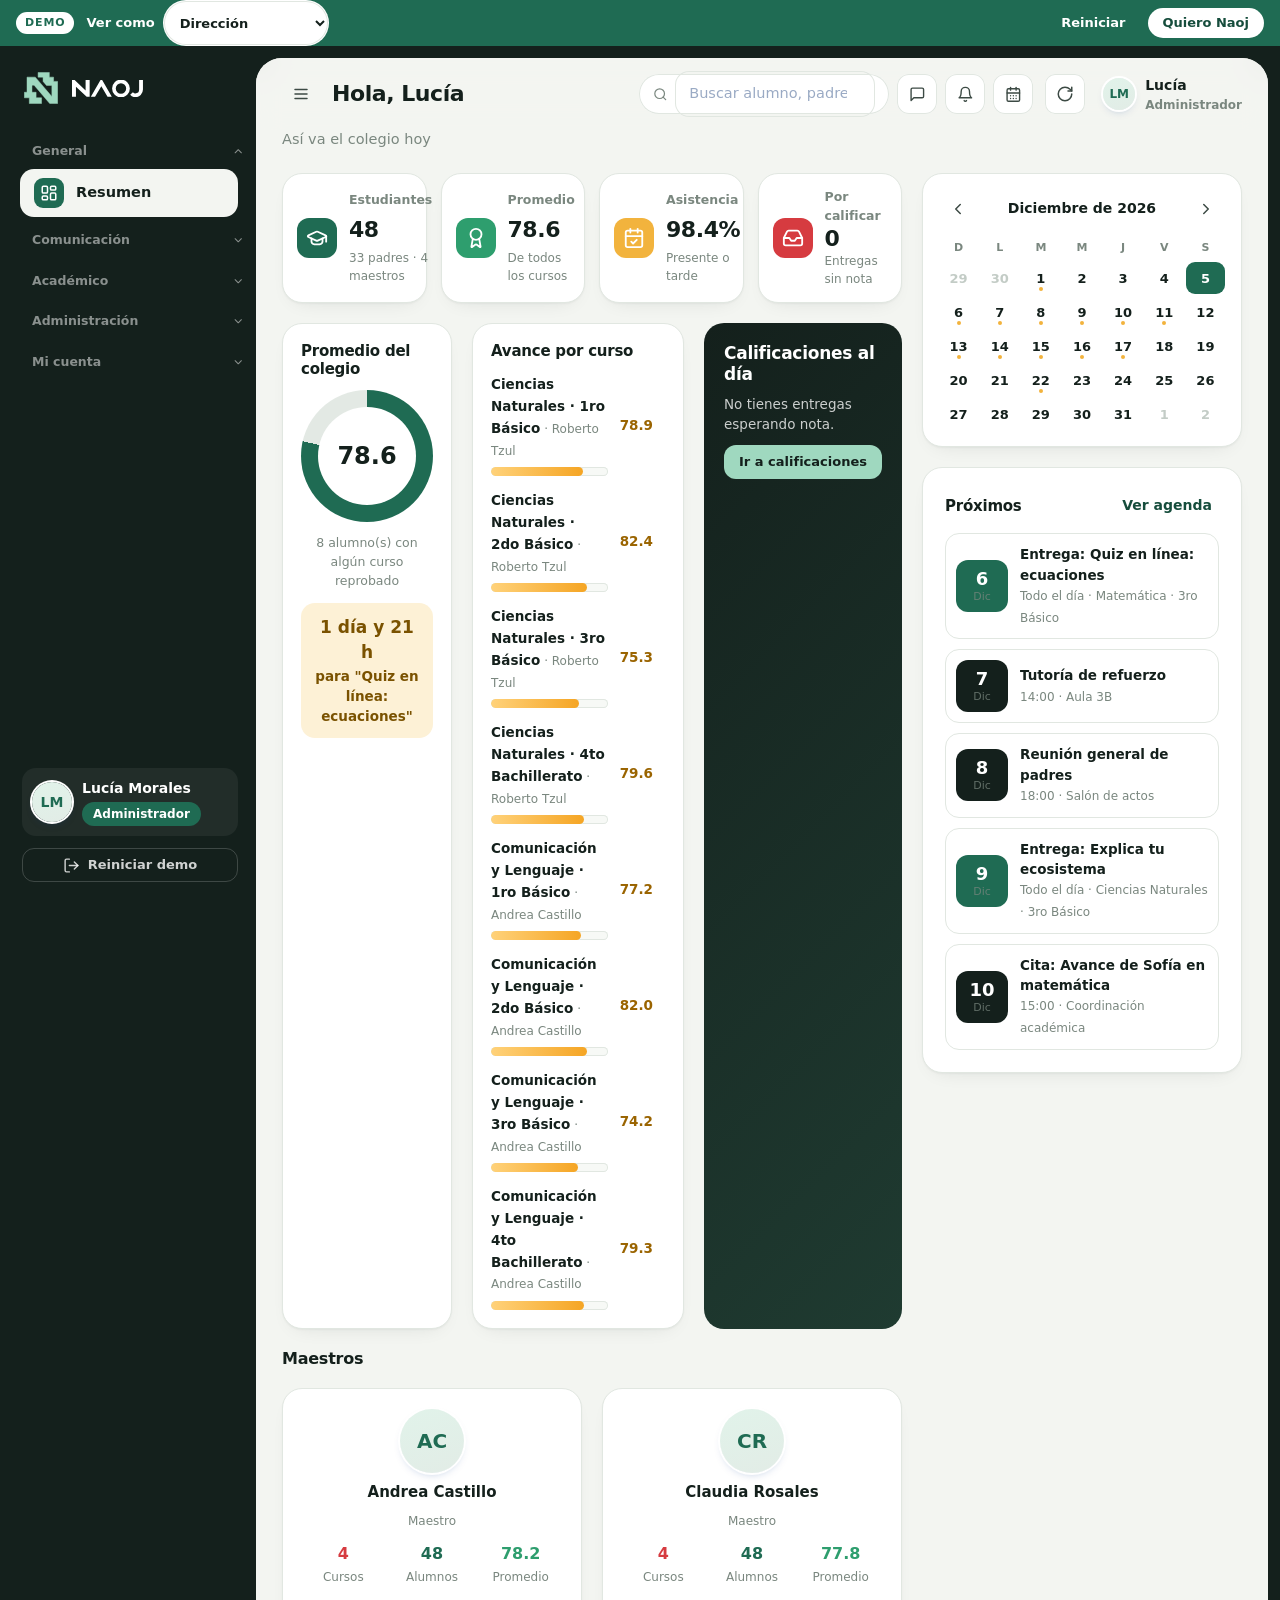
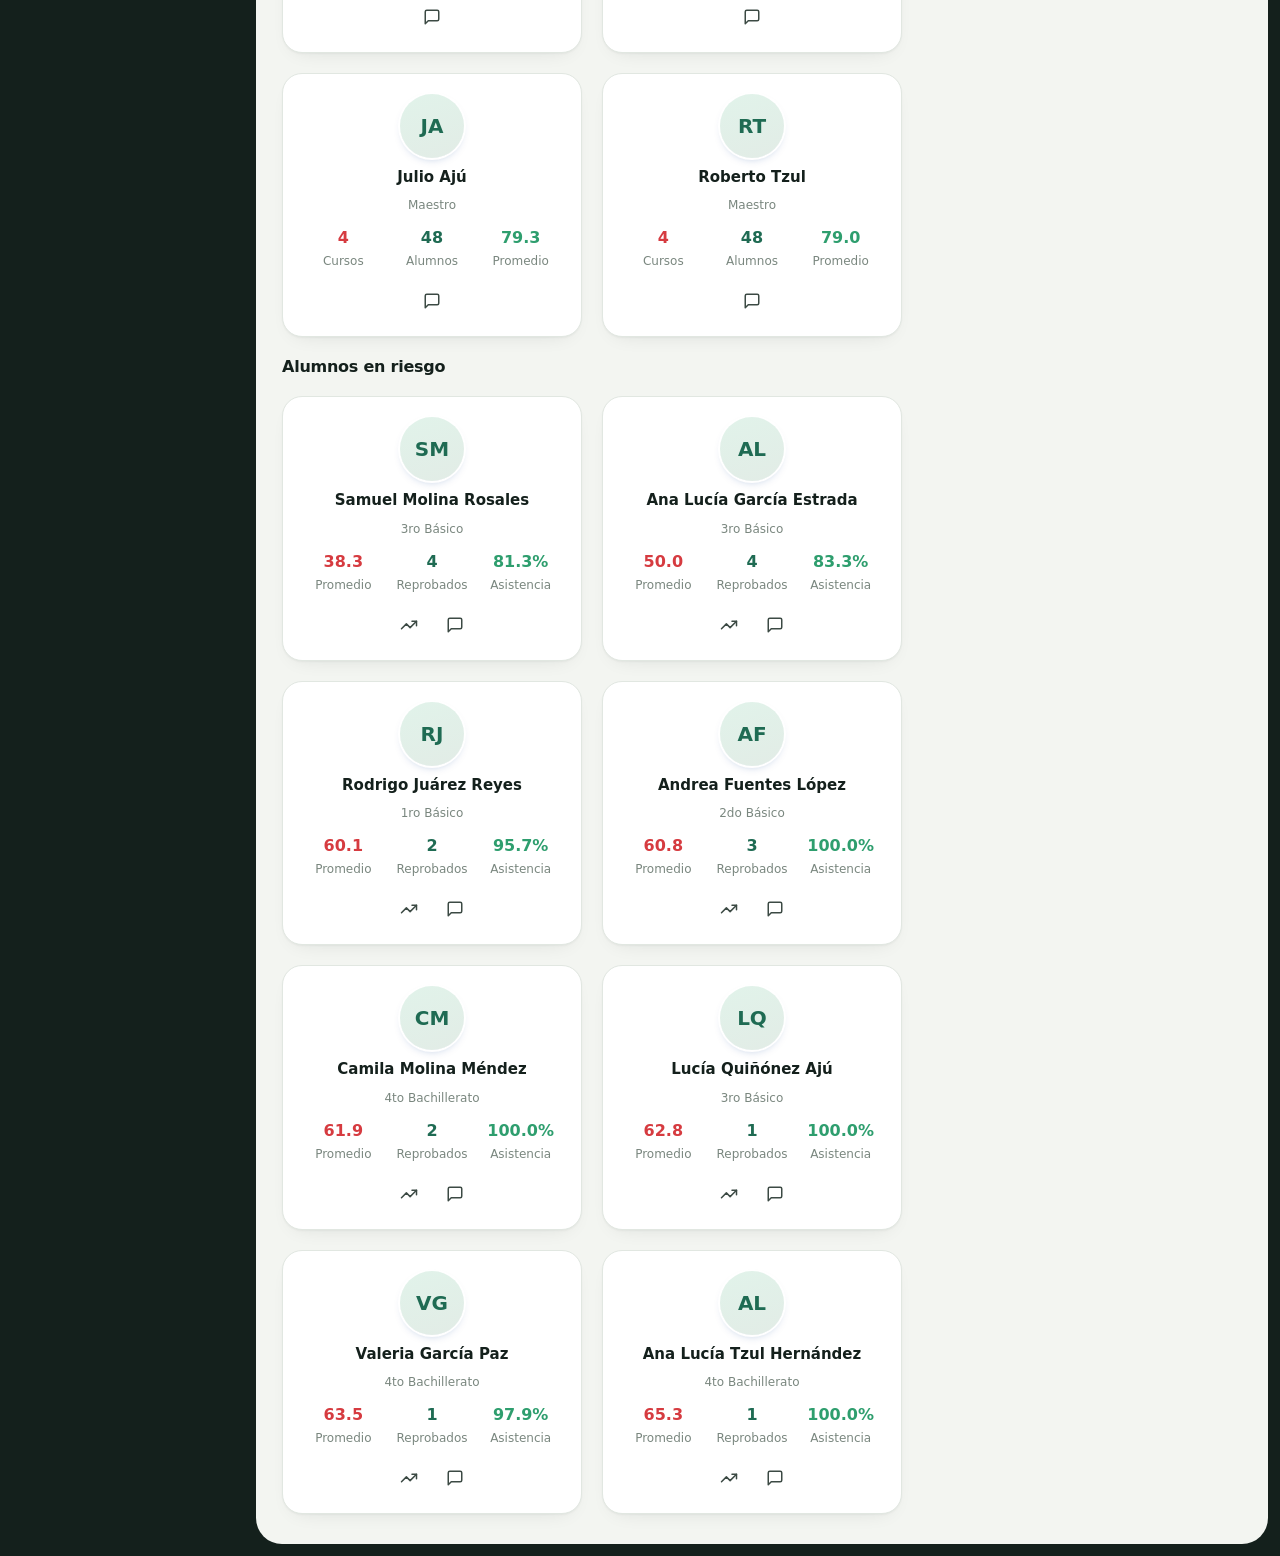
<file: demo/index.html>
<!DOCTYPE html>
<html lang="es">

<head>
    <meta charset="UTF-8">
    <meta name="viewport" content="width=device-width, initial-scale=1.0, viewport-fit=cover">
    <meta name="description" content="Demo interactiva de Naoj con un colegio de ejemplo: notas, asistencia, mensajes, agenda, lecturas y exámenes en línea.">
    <meta name="theme-color" content="#0B3D91">
    
    <meta http-equiv="Content-Security-Policy" content="default-src 'self'; script-src 'self'; style-src 'self' 'unsafe-inline' https://fonts.googleapis.com; font-src https://fonts.gstatic.com; img-src 'self' data: blob:; connect-src 'self'; worker-src 'self'; frame-src 'none'; object-src 'none'; base-uri 'self'; form-action 'none'">
    <meta name="robots" content="noindex">
    <link rel="icon" href="../img/favicon.svg" type="image/svg+xml">
    <script src="../js/frame-guard.js"></script>
    <meta name="referrer" content="no-referrer">
    <title>Naoj · Demo interactiva</title>
    <link rel="preconnect" href="https://fonts.googleapis.com">
    <link rel="preconnect" href="https://fonts.gstatic.com" crossorigin>
    <link href="https://fonts.googleapis.com/css2?family=Plus+Jakarta+Sans:wght@400;500;600;700;800&display=swap" rel="stylesheet">
    <link rel="stylesheet" href="css/styles.css?v=202610150740">
    <link rel="stylesheet" href="css/demo.css?v=202610150740">
    <script src="js/demo.js?v=202610150740" defer></script>
    
    <script type="module" src="js/app.js?v=202610150740"></script>
</head>

<body>
    <div class="demo-bar" id="demoBar">
        <span class="demo-tag">DEMO</span>
        <span class="demo-txt">Colegio de ejemplo · los cambios no se guardan</span>
        <label class="demo-como"><span>Ver como</span>
            <select id="demoComo" aria-label="Ver la demo como">
                <option value="direccion">Dirección</option><option value="maestro">Maestro</option>
                <option value="alumno">Alumna</option><option value="padre">Padre de familia</option>
            </select></label>
        <span class="demo-sp"></span>
        <button type="button" class="demo-reset" id="demoReset">Reiniciar</button>
        <a class="demo-cta" id="demoCta" href="https://wa.me/50258253416" target="_blank" rel="noopener">Quiero Naoj</a>
    </div>
    <noscript>
        <p class="noscript">La Naoj necesita JavaScript habilitado.</p>
    </noscript>

    
    <div id="screen-loading" class="screen screen-center" role="status" aria-live="polite">
        <div class="brand brand-lg">
            <span class="brand-mark" aria-hidden="true"><svg viewBox="-6 -6 576 540"><path fill="currentColor" stroke="currentColor" stroke-width="8" stroke-linejoin="round" d="M45 80H185L466 408V220H375L317 152V80H233V0H423V80H495V152H564V528H430L165 216H129V336H199V430H291V528H84V430H0V336H45Z"/></svg></span>
            <span class="brand-name"><svg viewBox="0 0 647 155" role="img" aria-label="Naoj"><g fill="currentColor"><path d="M0 0H24L124 94.6V0H161V153H134L36 60.5V153H0Z"/><path d="M172 153L260 0H275L363 153H324L267.5 58L210 153Z"/></g><g fill="none" stroke="currentColor"><circle cx="446.5" cy="77.5" r="64.25" stroke-width="33.5"/><path d="M629.5 0V87A52.5 52.5 0 0 1 577 139.5Q559 139.5 543 123" stroke-width="35"/></g></svg></span>
        </div>
        <div class="spinner" aria-hidden="true"></div>
        <p id="loading-text" class="muted">Cargando…</p>
    </div>

    
    <main id="screen-login" class="screen auth-screen" hidden>
        <section class="auth-card" aria-labelledby="login-title">
            <div class="brand brand-lg">
                <span class="brand-mark" aria-hidden="true"><svg viewBox="-6 -6 576 540"><path fill="currentColor" stroke="currentColor" stroke-width="8" stroke-linejoin="round" d="M45 80H185L466 408V220H375L317 152V80H233V0H423V80H495V152H564V528H430L165 216H129V336H199V430H291V528H84V430H0V336H45Z"/></svg></span>
                <span class="brand-name"><svg viewBox="0 0 647 155" role="img" aria-label="Naoj"><g fill="currentColor"><path d="M0 0H24L124 94.6V0H161V153H134L36 60.5V153H0Z"/><path d="M172 153L260 0H275L363 153H324L267.5 58L210 153Z"/></g><g fill="none" stroke="currentColor"><circle cx="446.5" cy="77.5" r="64.25" stroke-width="33.5"/><path d="M629.5 0V87A52.5 52.5 0 0 1 577 139.5Q559 139.5 543 123" stroke-width="35"/></g></svg></span>
            </div>
            <h1 id="login-title">Inicia sesión</h1>
            <p class="muted">Usa el correo y la contraseña que te entregó la administración.</p>

            <form id="login-form" data-submit="login" class="stack" novalidate>
                <label class="field">
                    <span>Correo electrónico</span>
                    <input type="email" name="email" autocomplete="username" inputmode="email" required>
                </label>
                <label class="field">
                    <span>Contraseña</span>
                    <span class="password-field">
                        <input type="password" name="password" autocomplete="current-password" required minlength="6">
                        <button type="button" class="password-toggle" data-action="toggle-password" aria-label="Mostrar contraseña" aria-pressed="false" title="Mostrar contraseña"><span data-icon="eye"></span></button>
                    </span>
                </label>
                <p class="form-error" role="alert" hidden></p>
                <button type="submit" class="btn btn-primary btn-block">Entrar</button>
                <button type="button" class="btn btn-link" data-action="forgot-password">¿Olvidaste tu contraseña?</button>
            </form>
        </section>
        <p class="auth-foot muted">Las cuentas las crea únicamente la administración del colegio.</p>
    </main>

    
    <main id="screen-denied" class="screen auth-screen" hidden>
        <section class="auth-card">
            <div class="brand brand-lg">
                <span class="brand-mark" aria-hidden="true"><svg viewBox="-6 -6 576 540"><path fill="currentColor" stroke="currentColor" stroke-width="8" stroke-linejoin="round" d="M45 80H185L466 408V220H375L317 152V80H233V0H423V80H495V152H564V528H430L165 216H129V336H199V430H291V528H84V430H0V336H45Z"/></svg></span>
                <span class="brand-name"><svg viewBox="0 0 647 155" role="img" aria-label="Naoj"><g fill="currentColor"><path d="M0 0H24L124 94.6V0H161V153H134L36 60.5V153H0Z"/><path d="M172 153L260 0H275L363 153H324L267.5 58L210 153Z"/></g><g fill="none" stroke="currentColor"><circle cx="446.5" cy="77.5" r="64.25" stroke-width="33.5"/><path d="M629.5 0V87A52.5 52.5 0 0 1 577 139.5Q559 139.5 543 123" stroke-width="35"/></g></svg></span>
            </div>
            <h1 id="denied-title">Sin acceso</h1>
            <p id="denied-text" class="muted"></p>
            <div id="denied-actions" class="stack"></div>
            <button type="button" class="btn btn-ghost btn-block" data-action="logout">Cerrar sesión</button>
        </section>
    </main>

    
    <main id="screen-password" class="screen auth-screen" hidden>
        <section class="auth-card" aria-labelledby="password-title">
            <div class="brand brand-lg">
                <span class="brand-mark" aria-hidden="true"><svg viewBox="-6 -6 576 540"><path fill="currentColor" stroke="currentColor" stroke-width="8" stroke-linejoin="round" d="M45 80H185L466 408V220H375L317 152V80H233V0H423V80H495V152H564V528H430L165 216H129V336H199V430H291V528H84V430H0V336H45Z"/></svg></span>
                <span class="brand-name"><svg viewBox="0 0 647 155" role="img" aria-label="Naoj"><g fill="currentColor"><path d="M0 0H24L124 94.6V0H161V153H134L36 60.5V153H0Z"/><path d="M172 153L260 0H275L363 153H324L267.5 58L210 153Z"/></g><g fill="none" stroke="currentColor"><circle cx="446.5" cy="77.5" r="64.25" stroke-width="33.5"/><path d="M629.5 0V87A52.5 52.5 0 0 1 577 139.5Q559 139.5 543 123" stroke-width="35"/></g></svg></span>
            </div>
            <h1 id="password-title">Crea tu contraseña</h1>
            <p class="muted">Por seguridad, reemplaza la contraseña temporal de <strong id="password-email"></strong> antes de continuar.</p>

            <form id="password-form" data-submit="change-password" class="stack" novalidate>
                <label class="field">
                    <span>Nueva contraseña</span>
                    <span class="password-field">
                        <input type="password" name="p1" autocomplete="new-password" required minlength="10">
                        <button type="button" class="password-toggle" data-action="toggle-password" aria-label="Mostrar contraseña" aria-pressed="false" title="Mostrar contraseña"><span data-icon="eye"></span></button>
                    </span>
                    <small class="field-hint">Mínimo 10 caracteres, con letras y números.</small>
                </label>
                <label class="field">
                    <span>Repite la contraseña</span>
                    <span class="password-field">
                        <input type="password" name="p2" autocomplete="new-password" required minlength="10">
                        <button type="button" class="password-toggle" data-action="toggle-password" aria-label="Mostrar contraseña" aria-pressed="false" title="Mostrar contraseña"><span data-icon="eye"></span></button>
                    </span>
                </label>
                <p class="form-error" role="alert" hidden></p>
                <button type="submit" class="btn btn-primary btn-block">Guardar y entrar</button>
            </form>
            <button type="button" class="btn btn-ghost btn-block" data-action="logout">Cerrar sesión</button>
        </section>
    </main>

    
    <div id="screen-app" class="app-shell" hidden>
        <aside id="sidebar" class="sidebar" aria-label="Navegación principal">
            <div class="brand">
                <span class="brand-mark" aria-hidden="true"><svg viewBox="-6 -6 576 540"><path fill="currentColor" stroke="currentColor" stroke-width="8" stroke-linejoin="round" d="M45 80H185L466 408V220H375L317 152V80H233V0H423V80H495V152H564V528H430L165 216H129V336H199V430H291V528H84V430H0V336H45Z"/></svg></span>
                <span class="brand-name"><svg viewBox="0 0 647 155" role="img" aria-label="Naoj"><g fill="currentColor"><path d="M0 0H24L124 94.6V0H161V153H134L36 60.5V153H0Z"/><path d="M172 153L260 0H275L363 153H324L267.5 58L210 153Z"/></g><g fill="none" stroke="currentColor"><circle cx="446.5" cy="77.5" r="64.25" stroke-width="33.5"/><path d="M629.5 0V87A52.5 52.5 0 0 1 577 139.5Q559 139.5 543 123" stroke-width="35"/></g></svg></span>
            </div>
            <nav id="nav" class="nav"></nav>
            <div class="sidebar-foot">
                <div id="user-chip" class="user-chip"></div>
                <button type="button" class="btn btn-ghost btn-sm btn-block" data-action="logout"><span data-icon="log-out"></span>Reiniciar demo</button>
            </div>
        </aside>
        <div class="sidebar-backdrop" data-action="close-sidebar" aria-hidden="true"></div>

        <div class="main">
            <header class="topbar">
                <button type="button" class="icon-btn menu-btn" data-action="toggle-sidebar" aria-label="Ocultar menú" aria-controls="sidebar" aria-expanded="true"><span data-icon="menu"></span></button>
                <h1 id="page-title" class="page-title"></h1>
                <div class="topbar-tools" id="topbar-tools"></div>
                <button type="button" class="icon-btn topbar-icon" data-action="sync" title="Actualizar datos" aria-label="Actualizar datos"><span data-icon="rotate-cw"></span></button>
                <div class="topbar-user" id="topbar-user"></div>
            </header>
            <div id="busy-bar" class="busy-bar" aria-hidden="true"></div>
            <section id="view" class="view" tabindex="-1"></section>
        </div>
    </div>

    
    <dialog id="modal" class="modal" aria-modal="true"></dialog>

    
    <div id="toasts" class="toasts" aria-live="polite" aria-atomic="false"></div>
</body>

</html>
</file>
<file: css/landing.css>
/* ═════════════════════════════════════════════════════════════
   Naoj · página-anuncio
   Marca Pixan Tech (como Yakbal): Archivo (títulos) + Public Sans (texto),
   fondo #f3f5f1, tinta #14201c, verde #1f6b53, menta #9fd8bf.
   Las capturas de la app son las protagonistas.
   ═════════════════════════════════════════════════════════════ */
:root{
  --bg:#f3f5f1; --paper:#ffffff; --ink:#14201c; --ink-2:#3c4a44; --muted:#62706a; --line:#dde3dd;
  --green:#1f6b53; --green-2:#164d3c; --green-soft:#e2ece6; --mint:#9fd8bf; --tick:#1f6b53;
  --night:#0b0f0d; --night-2:#141a17;
  --radius:24px; --wrap:1180px;
  --shadow:0 30px 80px -30px rgba(20,32,28,.35);
  --ease:cubic-bezier(.2,.7,.2,1);
}
*{box-sizing:border-box;margin:0;padding:0}
[hidden]{display:none!important}
html{scroll-behavior:smooth;-webkit-text-size-adjust:100%}
body{font-family:'Public Sans',system-ui,-apple-system,'Segoe UI',sans-serif;font-size:17px;line-height:1.6;color:var(--ink);background:var(--bg);-webkit-font-smoothing:antialiased;overflow-x:hidden}
img{display:block;max-width:100%;height:auto}
a{color:inherit}
h1,h2,h3,.spec-grid b,.step-grid b{font-family:'Archivo','Arial Narrow',sans-serif;font-weight:800;letter-spacing:-.02em;line-height:1.08}
.wrap{width:min(var(--wrap),100% - 32px);margin-inline:auto}
.skip{position:absolute;left:-999px;top:8px;background:var(--ink);color:#fff;padding:8px 14px;border-radius:999px;z-index:100}
.skip:focus{left:8px}
:focus-visible{outline:3px solid var(--green);outline-offset:3px;border-radius:6px}

/* ───── Botones ───── */
.btn{display:inline-flex;align-items:center;justify-content:center;gap:10px;min-height:52px;padding:0 26px;border-radius:999px;background:var(--green);color:#fff;
  font-weight:700;font-size:16px;text-decoration:none;border:0;cursor:pointer;transition:transform .2s var(--ease),background .2s,box-shadow .2s;white-space:nowrap}
.btn:hover{background:var(--green-2);transform:translateY(-2px);box-shadow:0 12px 30px -12px rgba(31,107,83,.6)}
.btn:active{transform:translateY(0)}
.btn svg{width:20px;height:20px;fill:currentColor}
.btn.ghost{background:transparent;color:var(--ink);box-shadow:inset 0 0 0 2px var(--ink)}
.btn.ghost:hover{background:var(--ink);color:#fff}
.btn.amber{background:var(--mint);color:var(--green-2)}
.btn.amber:hover{background:#86c9ad;box-shadow:0 12px 30px -12px rgba(159,216,191,.7)}
.btn.light{background:#fff;color:var(--ink)}
.btn.light:hover{background:var(--green-soft)}
.btn.sm{min-height:42px;padding:0 18px;font-size:15px}
.btn.big{min-height:60px;padding:0 34px;font-size:18px}

/* ───── Logo ───── */
.logo{display:inline-flex;align-items:center;text-decoration:none}
.logo img{height:34px;width:auto}
.mark{display:block;flex:none}

/* ───── Cabecera ───── */
.hdr{position:sticky;top:0;z-index:40;background:rgba(243,245,241,.82);backdrop-filter:saturate(160%) blur(14px);-webkit-backdrop-filter:saturate(160%) blur(14px);border-bottom:1px solid transparent;transition:border-color .3s}
.hdr.scrolled{border-bottom-color:var(--line)}
.hdr-in{display:flex;align-items:center;gap:20px;min-height:72px}
.nav{display:flex;gap:26px;margin-left:auto}
.nav a{text-decoration:none;font-weight:600;font-size:15px;color:var(--ink-2);position:relative}
.nav a::after{content:"";position:absolute;left:0;right:0;bottom:-6px;height:2px;background:var(--green);transform:scaleX(0);transition:transform .25s var(--ease)}
.nav a:hover::after{transform:scaleX(1)}
.hdr-act{display:flex;align-items:center;gap:12px}
.lang{display:inline-flex;padding:3px;border-radius:999px;background:var(--paper);box-shadow:inset 0 0 0 1px var(--line)}
.lang button{all:unset;cursor:pointer;padding:6px 12px;border-radius:999px;font-weight:700;font-size:13px;color:var(--muted)}
.lang button.on{background:var(--ink);color:#fff}
.lang button:focus-visible{outline:2px solid var(--green);outline-offset:2px}

/* ───── Portada ───── */
.hero{padding:64px 0 48px;overflow:hidden}
.hero-in{display:grid;grid-template-columns:minmax(0,.92fr) minmax(0,1.18fr);gap:52px;align-items:center}
.eyebrow{display:inline-flex;align-items:center;gap:10px;padding:6px 14px 6px 10px;border-radius:999px;background:var(--paper);box-shadow:inset 0 0 0 1px var(--line);font-weight:700;font-size:14px;color:var(--green)}
.eyebrow .dot{width:9px;height:9px;border-radius:50%;background:var(--green);animation:ping 2.4s infinite}
h1{font-size:clamp(42px,5.4vw,70px);margin:22px 0 22px;max-width:14ch}
.lead{font-size:clamp(17px,1.5vw,19.5px);color:var(--ink-2);max-width:56ch}
.hero-cta{display:flex;flex-wrap:wrap;gap:14px;margin:32px 0 26px}
.maya{display:flex;align-items:baseline;gap:8px;font-size:15px;color:var(--muted);padding-top:18px;border-top:1px solid var(--line);max-width:460px}
.maya b{font-family:'Archivo',sans-serif;font-weight:800;font-size:18px;color:var(--ink)}
.hero-visual{position:relative;padding:10px 0 54px}
.hero-visual::before{content:"";position:absolute;inset:8% -30% 4% 12%;background:radial-gradient(closest-side,rgba(31,107,83,.14),transparent);z-index:-1}

/* ───── Dispositivos (CSS puro) ───── */
.laptop{position:relative}
.laptop .screen{background:#050706;border-radius:18px 18px 4px 4px;padding:12px 12px 14px;box-shadow:var(--shadow);border:1px solid #2a332f}
.laptop .screen img{border-radius:8px;aspect-ratio:16/10;object-fit:cover;width:100%;background:var(--ink)}
.laptop .base{height:16px;margin:0 -7%;background:linear-gradient(#cfd6d1,#a9b2ad);border-radius:0 0 22px 22px;position:relative}
.laptop .base::after{content:"";position:absolute;left:50%;top:0;width:16%;height:6px;transform:translateX(-50%);background:#8c9590;border-radius:0 0 8px 8px}
.phone{position:absolute;right:-2%;bottom:0;width:27%;min-width:120px}
.phone .screen{background:#050706;border-radius:34px;padding:8px;box-shadow:0 30px 60px -20px rgba(0,0,0,.55);border:1px solid #2a332f}
.phone .screen img{border-radius:27px;aspect-ratio:390/844;object-fit:cover;object-position:top;background:var(--bg)}
.phone.sm{width:30%}

/* ───── Ficha técnica ───── */
.specs{padding:60px 0;background:var(--ink);color:#fff}
.kicker{font-weight:700;font-size:15px;color:var(--green);margin-bottom:12px;display:flex;align-items:center;gap:10px}
.kicker::before{content:"";width:22px;height:2px;background:currentColor;border-radius:2px}
.kicker.light,.specs .kicker{color:var(--mint)}
.spec-grid{list-style:none;display:grid;grid-template-columns:repeat(4,minmax(0,1fr));gap:1px;background:rgba(255,255,255,.12);border-radius:var(--radius);overflow:hidden}
.spec-grid li{background:var(--ink);padding:26px 22px;display:flex;flex-direction:column;gap:6px}
.spec-grid b{font-size:clamp(36px,4vw,52px);color:#fff}
.spec-grid span{color:#b9c6bf;font-size:15px;line-height:1.45}

/* ───── Equipamiento ───── */
.features{padding:96px 0 40px}
.h2{font-size:clamp(32px,4.2vw,52px);max-width:22ch;margin-bottom:56px}
.feat{display:grid;grid-template-columns:minmax(0,1.2fr) minmax(0,1fr);gap:56px;align-items:center;margin-bottom:96px}
.feat.rev .feat-img{order:2}
.feat-img{position:relative}
.feat-img.duo{padding-bottom:30px}
.feat-img.duo .phone{right:-3%;bottom:-6px}
.tag{display:inline-block;padding:5px 12px;border-radius:999px;background:var(--green-soft);color:var(--green-2);font-weight:700;font-size:13px;margin-bottom:16px}
.feat h3{font-size:clamp(27px,2.8vw,38px);margin-bottom:14px}
.feat p{color:var(--ink-2);margin-bottom:18px;max-width:58ch}
.ticks{list-style:none;display:flex;flex-direction:column;gap:10px}
.ticks li{position:relative;padding-left:32px;font-weight:600;color:var(--ink)}
.ticks li::before{content:"";position:absolute;left:0;top:3px;width:20px;height:20px;border-radius:50%;background:var(--tick) url("data:image/svg+xml,%3Csvg xmlns='http://www.w3.org/2000/svg' viewBox='0 0 24 24' fill='none' stroke='white' stroke-width='3.5' stroke-linecap='round' stroke-linejoin='round'%3E%3Cpath d='M6 12l4 4 8-9'/%3E%3C/svg%3E") center/12px no-repeat}

/* ───── Galería ───── */
.gallery{padding:76px 0;background:var(--paper)}
.gallery .h2{margin-bottom:10px}
.gal-hint{color:var(--muted);margin:0 0 32px}
.round{all:unset;flex:none;cursor:pointer;width:52px;height:52px;border-radius:50%;display:grid;place-items:center;font-size:28px;line-height:1;background:var(--ink);color:#fff;transition:background .2s,opacity .2s,transform .2s}
.round:hover{background:var(--green);transform:scale(1.06)}
.round:focus-visible{outline:3px solid var(--green);outline-offset:3px}
.round:disabled{opacity:.25;cursor:default;transform:none;background:var(--ink)}
.gal-ctrl{display:flex;align-items:center;justify-content:center;gap:24px;margin-top:8px}
.gal-mid{display:flex;flex-direction:column;align-items:center;gap:12px;min-width:0}
.gal-count{margin:0;font-weight:600;color:var(--muted);text-align:center}
.gal-count b{color:var(--ink)}
.gal-dots{display:flex;gap:8px;flex-wrap:wrap;justify-content:center}
.gal-dots .dot{all:unset;cursor:pointer;width:10px;height:10px;border-radius:999px;background:#c3ccc6;transition:width .25s,background .25s}
.gal-dots .dot.on{width:28px;background:var(--green)}
.gal-dots .dot:focus-visible{outline:2px solid var(--green);outline-offset:3px}
.gal-track{display:flex;align-items:center;gap:20px;overflow-x:auto;scroll-snap-type:x mandatory;padding:6px max(16px,calc((100vw - var(--wrap))/2)) 24px;scrollbar-width:none;outline:none}
.gal-track::-webkit-scrollbar{display:none}
.gal-track figure{flex:0 0 min(720px,82vw);scroll-snap-align:center}
.gal-track figure.tall{flex-basis:calc(min(720px,82vw) * .29)}
.gal-track img{border-radius:18px;box-shadow:0 20px 50px -25px rgba(20,32,28,.45);width:100%;aspect-ratio:16/10;object-fit:cover;background:var(--ink)}
.gal-track figure.tall img{aspect-ratio:390/844;object-position:top;background:var(--bg)}
.gal-track figcaption{margin-top:12px;font-weight:600;color:var(--muted);font-size:15px}
.js .gal-track figure{opacity:.4;transform:scale(.96);transition:opacity .35s,transform .35s;cursor:pointer}
.js .gal-track figure.on{opacity:1;transform:none;cursor:default}

/* ───── Demo ───── */
.demo{padding:96px 0;background:radial-gradient(1200px 520px at 50% -10%,#1f3a30 0%,var(--night) 62%);color:#fff}
.h2.light{color:#fff;margin-bottom:16px}
.demo-sub{color:#b9c6bf;max-width:62ch;margin-bottom:40px;font-size:18px}
.demo-frame{border-radius:20px;overflow:hidden;background:#000;box-shadow:0 40px 100px -30px rgba(0,0,0,.8);border:1px solid #2a332f}
.demo-bar{display:flex;align-items:center;gap:7px;padding:12px 16px;background:var(--night-2);border-bottom:1px solid #2a332f}
.demo-bar span{width:11px;height:11px;border-radius:50%;background:#3a4540}
.demo-bar b{margin-left:auto;margin-right:auto;font-family:'Archivo',sans-serif;font-weight:600;font-size:14px;color:#8fa198;transform:translateX(-24px)}
.demo-frame iframe{display:block;width:100%;height:min(780px,82vh);border:0;background:var(--ink)}
.demo-open{margin-top:26px;text-align:center}

/* ───── Versiones ───── */
.editions{padding:96px 0}
.ed-grid{display:grid;grid-template-columns:repeat(3,minmax(0,1fr));gap:20px;align-items:stretch}
.ed{position:relative;background:var(--paper);border-radius:var(--radius);padding:32px 28px;display:flex;flex-direction:column;gap:16px;box-shadow:inset 0 0 0 1px var(--line);transition:transform .3s var(--ease),box-shadow .3s}
.ed:hover{transform:translateY(-6px);box-shadow:inset 0 0 0 1px var(--line),var(--shadow)}
.ed h3{font-size:31px}
.ed-for{color:var(--muted);margin-top:-8px}
.ed .ticks{flex:1}
.ed.best{background:var(--ink);color:#fff;box-shadow:none}
.ed.best .ed-for{color:#b9c6bf}
.ed.best .ticks li{color:#fff}
.badge{position:absolute;top:-13px;left:28px;background:var(--mint);color:var(--green-2);font-weight:800;font-size:12.5px;padding:5px 12px;border-radius:999px}
.ed-note{margin-top:26px;color:var(--muted);text-align:center}

/* ───── Industria ───── */
.industry{padding:90px 0;background:var(--green-soft)}
.ind-in{display:grid;grid-template-columns:minmax(0,1.2fr) minmax(0,.8fr);gap:56px;align-items:center}
.industry .kicker{color:var(--green)}
.industry .h2{margin-bottom:22px;font-size:clamp(28px,3.5vw,44px)}
.industry p{color:var(--ink-2);max-width:60ch}
.chips{list-style:none;display:flex;flex-wrap:wrap;gap:8px;margin-top:26px}
.chips li{padding:7px 14px;border-radius:999px;background:var(--paper);font-weight:600;font-size:14px}
.before-after{list-style:none;display:flex;flex-direction:column;gap:14px}
.before-after li{background:var(--paper);border-radius:20px;padding:22px 24px}
.before-after li span{display:block;font-weight:800;font-size:14px;color:var(--muted);margin-bottom:6px}
.before-after li.after{background:var(--green);color:#fff}
.before-after li.after span{color:var(--mint)}
.before-after li.after p{color:#fff}

/* ───── Pasos ───── */
.steps{padding:96px 0}
.step-grid{list-style:none;display:grid;grid-template-columns:repeat(3,minmax(0,1fr));gap:20px}
.step-grid li{background:var(--paper);border-radius:var(--radius);padding:30px 28px;box-shadow:inset 0 0 0 1px var(--line)}
.step-grid b{display:grid;place-items:center;width:52px;height:52px;border-radius:50%;background:var(--green);color:#fff;font-size:24px;margin-bottom:18px}
.step-grid h3{font-size:25px;margin-bottom:8px}
.step-grid p{color:var(--ink-2)}

/* ───── Preguntas ───── */
.faq{padding:40px 0 100px}
.faq-in{display:grid;grid-template-columns:minmax(0,.8fr) minmax(0,1.2fr);gap:48px}
.faq-list{display:flex;flex-direction:column;gap:10px}
.faq details{background:var(--paper);border-radius:18px;box-shadow:inset 0 0 0 1px var(--line);overflow:hidden}
.faq summary{cursor:pointer;list-style:none;padding:20px 56px 20px 22px;font-weight:700;font-size:17px;position:relative}
.faq summary::-webkit-details-marker{display:none}
.faq summary::after{content:"+";position:absolute;right:22px;top:50%;transform:translateY(-50%);font-size:26px;font-weight:400;color:var(--green);transition:transform .25s var(--ease)}
.faq details[open] summary::after{transform:translateY(-50%) rotate(45deg)}
.faq details p{padding:0 22px 22px;color:var(--ink-2)}

/* ───── Cierre y pie ───── */
.final{padding:104px 0;background:var(--green);color:#fff;text-align:center;position:relative;overflow:hidden}
.final h2{font-size:clamp(38px,5.6vw,72px);margin:0 auto 16px;max-width:16ch}
.final p{font-size:20px;color:#d5ece2;margin:0 auto 34px;max-width:52ch}
.final .mark{width:76px;height:auto;margin:0 auto 28px}
.final.nf{min-height:100vh;display:grid;place-items:center} /* página 404 */
.ftr{padding:40px 0;background:var(--bg)}
.ftr-in{display:flex;align-items:center;gap:24px;flex-wrap:wrap}
.pixan{display:inline-flex;align-items:center;gap:10px;text-decoration:none;margin-left:auto}
.pixan img{width:56px;height:auto}
.pixan small{display:block;color:var(--muted);font-size:12px;line-height:1.2}
.pixan b{font-family:'Archivo',sans-serif;letter-spacing:.08em;font-size:15px}
.copy{width:100%;color:var(--muted);font-size:14px}
.wa-float{position:fixed;right:20px;bottom:20px;z-index:50;width:60px;height:60px;border-radius:50%;background:#25d366;display:grid;place-items:center;box-shadow:0 14px 30px -10px rgba(0,0,0,.45);transition:transform .2s var(--ease)}
.wa-float:hover{transform:scale(1.08)}
.wa-float svg{width:32px;height:32px;fill:#fff}

/* ───── Animaciones ───── */
@keyframes ping{0%{box-shadow:0 0 0 0 rgba(31,107,83,.5)}70%{box-shadow:0 0 0 10px rgba(31,107,83,0)}100%{box-shadow:0 0 0 0 rgba(31,107,83,0)}}
@keyframes float{50%{transform:translateY(-12px)}}
.float{animation:float 6s ease-in-out infinite}
/* Solo se oculta si hay JavaScript (si no carga, todo se ve igual) */
.js .reveal{opacity:0;transform:translateY(28px);transition:opacity .8s var(--ease),transform .8s var(--ease)}
.js .reveal.in{opacity:1;transform:none}
@media (prefers-reduced-motion:reduce){*,*::before,*::after{animation:none!important;transition:none!important;scroll-behavior:auto!important}.js .reveal{opacity:1;transform:none}}

/* ───── Responsive ───── */
@media (max-width:1000px){
  .nav{display:none}
  .hdr-act{margin-left:auto}
  .hero-in,.feat,.ind-in,.faq-in{grid-template-columns:minmax(0,1fr)}
  .feat.rev .feat-img{order:0}
  .feat{gap:32px;margin-bottom:72px}
  .spec-grid{grid-template-columns:repeat(2,minmax(0,1fr))}
  .ed-grid,.step-grid{grid-template-columns:minmax(0,1fr)}
  .ed.best{order:-1}
  h1{max-width:none}
}
@media (max-width:600px){
  body{font-size:16px}
  .hdr-in{min-height:64px;gap:10px}
  .logo img{height:30px}
  .hdr-act .btn{display:none}
  .hero{padding:36px 0 20px}
  .hero-cta .btn{width:100%}
  .features,.editions,.steps,.demo{padding:64px 0}
  .h2{margin-bottom:36px}
  .btn{white-space:normal;text-align:center;max-width:100%}
  .gal-ctrl{gap:14px}
  .gal-track figure{flex-basis:88vw}
  .gal-track figure.tall{flex-basis:38vw}
  .round{width:44px;height:44px;font-size:24px}
  .demo-frame iframe{height:640px}
  .spec-grid li{padding:20px 16px}
  .ftr-in{flex-direction:column;align-items:flex-start}
  .pixan{margin-left:0}
}
</file>
<file: css/movimiento.css>
/* ═════════════════════════════════════════════════════════════
   Naoj · capa de movimiento (versión 2)
   Va encima de landing.css sin cambiar su contenido. Solo anima transform y opacity,
   respeta "reducir movimiento" y no mueve el diseño mientras carga (sin saltos).
   ═════════════════════════════════════════════════════════════ */
:root{ --dur:420ms; --jade-deep:#0b3d2b; --night-green:#0b1814; }

/* ───── Patrón maya (greca escalonada) que deriva muy lento ───── */
.hero,.specs,.demo,.final{position:relative;isolation:isolate}
.specs,.demo,.final{overflow:hidden}
.patron{position:absolute;inset:0;overflow:hidden;pointer-events:none;z-index:-1}
.patron::before{content:"";position:absolute;inset:-96px;background:url(../img/patron-maya.svg) 0 0/96px 96px repeat;opacity:.06;animation:deriva 48s linear infinite}
.patron-hero::before{opacity:.5;-webkit-mask-image:radial-gradient(closest-side at 78% 42%,#000,transparent);mask-image:radial-gradient(closest-side at 78% 42%,#000,transparent);inset:-96px -96px -96px 30%}
.patron-hero{filter:saturate(.7)}
.patron-final::before{opacity:.12;-webkit-mask-image:radial-gradient(70% 80% at 50% 45%,transparent 18%,#000 75%);mask-image:radial-gradient(70% 80% at 50% 45%,transparent 18%,#000 75%)}
@keyframes deriva{to{transform:translate3d(96px,96px,0)}}

/* ───── Logotipo de la cabecera: la N se dibuja y el texto entra ───── */
.logo-anim{display:block;height:34px;width:auto;color:#272725;overflow:visible}
.lg-n{fill:#1D4432;fill-opacity:0;stroke:#1D4432;stroke-width:10;stroke-linejoin:round;stroke-dasharray:1;stroke-dashoffset:1;animation:trazo 1.1s cubic-bezier(.6,0,.2,1) .1s forwards,relleno .45s ease .9s forwards}
.lg-t{opacity:0;animation:entra-izq .6s var(--ease) 1s forwards}
@keyframes trazo{to{stroke-dashoffset:0}}
@keyframes relleno{to{fill-opacity:1}}
@keyframes entra-izq{from{opacity:0;transform:translate(300px,42.6px)}to{opacity:1;transform:translate(326.6px,42.6px)}}

/* ───── Portada: una sola secuencia al cargar ───── */
.js .hero .reveal{opacity:1;transform:none;transition:none}
@keyframes subir{from{opacity:0;transform:translateY(26px)}to{opacity:1;transform:none}}
@keyframes aparecer{from{opacity:0;transform:translateY(18px) scale(.94)}to{opacity:1;transform:none}}
.hero .eyebrow{animation:subir .7s var(--ease) .25s both}
.hero h1{animation:subir .8s var(--ease) .35s both}
.hero .lead{animation:subir .8s var(--ease) .5s both}
.hero .hero-cta{animation:subir .8s var(--ease) .62s both}
.hero .maya{animation:subir .8s var(--ease) .74s both}
.hero-visual{--px:0;--py:0;perspective:1400px}
.hero-visual .laptop{animation:pantalla 1s var(--ease) .45s both;translate:calc(var(--px) * 6px) calc(var(--py) * 5px);transform-origin:50% 100%}
@keyframes pantalla{from{opacity:0;transform:translateY(40px) rotateX(10deg) scale(.96)}to{opacity:1;transform:none}}
.hero-visual .phone{animation:subir .9s var(--ease) .75s both,float 6s ease-in-out 1.7s infinite;translate:calc(var(--px) * 12px) calc(var(--py) * 10px)}

/* Tarjetas flotantes con datos de la demo */
.fcard{position:absolute;z-index:3;display:flex;align-items:center;gap:11px;padding:11px 15px 11px 11px;border-radius:16px;background:rgba(255,255,255,.94);
  -webkit-backdrop-filter:blur(8px);backdrop-filter:blur(8px);box-shadow:0 18px 40px -18px rgba(20,32,28,.45),0 0 0 1px rgba(20,32,28,.06);
  font-size:13px;line-height:1.25;color:var(--ink);translate:calc(var(--px) * 22px) calc(var(--py) * 18px);min-width:0}
.fcard small{display:block;color:var(--muted);font-weight:600;font-size:12px;white-space:nowrap}
.fcard small em{font-style:normal;color:#9aa69f;margin-left:6px}
.fcard b{display:block;font-family:'Archivo',sans-serif;font-weight:800;font-size:21px;letter-spacing:-.01em;font-variant-numeric:tabular-nums}
.fcard b.fc-msg{font-family:'Public Sans',sans-serif;font-weight:600;font-size:13.5px;letter-spacing:0;max-width:190px}
.fc-ico{flex:none;display:grid;place-items:center;width:38px;height:38px;border-radius:11px;background:var(--green);color:#fff}
.fc-ico.amber{background:#e7a93a}
.fc-ico svg,.chip-ico svg,.chip-ok svg,.role-ico svg{width:20px;height:20px;fill:none;stroke:currentColor;stroke-width:2;stroke-linecap:round;stroke-linejoin:round}
.fc-av{flex:none;display:grid;place-items:center;width:38px;height:38px;border-radius:50%;background:var(--green-soft);color:var(--green-2);font-weight:800;font-size:13px}
.fc-bar,.chip-bar{display:block;height:5px;margin-top:6px;border-radius:9px;background:#e3e9e4;overflow:hidden;width:120px}
.fc-bar i,.chip-bar i{display:block;height:100%;border-radius:inherit;background:var(--green);transform-origin:0 50%;transform:scaleX(var(--v,.786));animation:barra 1.2s var(--ease) var(--bd,1.5s) both}
@keyframes barra{from{transform:scaleX(0)}}
.fc1{left:-6%;bottom:13%;animation:aparecer .7s var(--ease) 1.05s both,mecer 7s ease-in-out 2s infinite}
.fc2{left:8%;top:-3%;animation:aparecer .7s var(--ease) 1.2s both,mecer 8s ease-in-out 2.3s infinite reverse}
.fc3{right:-5%;top:9%;animation:aparecer .7s var(--ease) 1.35s both,mecer 9s ease-in-out 2.6s infinite}
@keyframes mecer{50%{transform:translateY(-7px)}}

/* ───── Contadores ───── */
[data-count]{font-variant-numeric:tabular-nums}
.spec-grid b span{font:inherit;color:inherit;line-height:inherit}

/* ───── Funciones: captura que crece, texto escalonado, demostración encima ───── */
.js .feat[data-reveal]{opacity:1;transform:none}
.js .feat[data-reveal] .laptop{opacity:0;transform:translateY(34px) scale(.95);transition:opacity .8s var(--ease),transform .9s var(--ease)}
.js .feat[data-reveal] .phone{opacity:0;transform:translateY(46px);transition:opacity .8s var(--ease) .18s,transform .9s var(--ease) .18s}
.js .feat[data-reveal] .feat-txt>*{opacity:0;transform:translateY(16px);transition:opacity .6s var(--ease),transform .6s var(--ease)}
.js .feat[data-reveal] .ticks li{opacity:0;transform:translateX(-10px);transition:opacity .5s var(--ease),transform .5s var(--ease)}
.js .feat[data-reveal] .chip{opacity:0;transform:translateY(14px) scale(.92);transition:opacity .6s var(--ease) .55s,transform .6s var(--ease) .55s}
.js .feat.in .laptop,.js .feat.in .phone,.js .feat.in .feat-txt>*,.js .feat.in .ticks li,.js .feat.in .chip{opacity:1;transform:none}
.feat-txt>:nth-child(2){transition-delay:.08s!important}.feat-txt>:nth-child(3){transition-delay:.16s!important}.feat-txt>:nth-child(4){transition-delay:.24s!important}
.ticks li:nth-child(1){transition-delay:.3s!important}.ticks li:nth-child(2){transition-delay:.4s!important}.ticks li:nth-child(3){transition-delay:.5s!important}
.feat .ticks li::before{transition:transform .4s var(--ease)}
.feat.in .ticks li::before{animation:pop .45s var(--ease) both}
.feat.in .ticks li:nth-child(1)::before{animation-delay:.45s}.feat.in .ticks li:nth-child(2)::before{animation-delay:.55s}.feat.in .ticks li:nth-child(3)::before{animation-delay:.65s}
@keyframes pop{from{transform:scale(0)}60%{transform:scale(1.15)}to{transform:scale(1)}}
.feat-img .laptop .screen{transition:box-shadow .4s var(--ease)}
.feat:hover .feat-img .laptop .screen{box-shadow:0 40px 90px -30px rgba(20,32,28,.5)}

.chip{position:absolute;z-index:3;display:flex;align-items:center;gap:11px;padding:11px 15px 11px 11px;border-radius:16px;background:#fff;
  box-shadow:0 20px 44px -20px rgba(20,32,28,.5),0 0 0 1px rgba(20,32,28,.06);font-size:13px;line-height:1.25;translate:0 var(--dy,0px)}
.chip small{display:block;color:var(--muted);font-weight:600;font-size:12px;white-space:nowrap}
.chip b{display:block;font-family:'Archivo',sans-serif;font-weight:800;font-size:19px;font-variant-numeric:tabular-nums;white-space:nowrap}
.chip-l{left:-30px;bottom:16%}
.chip-r{right:-26px;top:12%}
.chip-ico{flex:none;display:grid;place-items:center;width:36px;height:36px;border-radius:11px;background:var(--green);color:#fff}
.chip-ico.ok{background:var(--green-soft);color:var(--green)}
.chip-bar{--v:.765;--bd:.9s;width:130px}
.chip-date{flex:none;display:grid;place-items:center;width:46px;height:48px;border-radius:12px;background:var(--ink);color:#fff;line-height:1}
.chip-date b{font-size:19px;color:#fff}.chip-date small{color:var(--mint);font-size:11px;text-transform:lowercase}
.chip-ok{display:grid;place-items:center;width:28px;height:28px;border-radius:50%;background:var(--green);color:#fff}
.feat.in .chip-ok{animation:pop .5s var(--ease) 1.1s both}
.chip-seg{gap:2px;padding:4px;border-radius:999px;background:#fff}
.chip-seg span{padding:7px 12px;border-radius:999px;font-weight:700;font-size:12.5px;color:var(--muted);transition:background-color .3s var(--ease),color .3s var(--ease),box-shadow .3s var(--ease)}
.chip-seg span.on{background:var(--green);color:#fff;box-shadow:0 6px 14px -6px rgba(31,107,83,.7)}
.chip-seg span.on:nth-child(2){background:#e7a93a}
.chip-seg span.on:nth-child(3){background:#c8473a}
.chip-seg span.on:nth-child(4){background:#3c4a44}
.chip-notif{animation:aviso 6s var(--ease) 1.4s infinite both}
@keyframes aviso{0%,100%{opacity:0;transform:translateY(12px)}10%,78%{opacity:1;transform:none}88%{opacity:0;transform:translateY(-8px)}}
.js .feat:not(.in) .chip-notif{animation:none}

/* ───── Microinteracciones ───── */
.btn{position:relative;overflow:hidden;isolation:isolate}
.btn::after{content:"";position:absolute;inset:0;z-index:-1;background:linear-gradient(110deg,transparent 35%,rgba(255,255,255,.28) 50%,transparent 65%);transform:translateX(-120%);transition:transform .7s var(--ease)}
.btn:hover::after{transform:translateX(120%)}
.btn:active{transform:translateY(0) scale(.98)}
.btn svg{transition:transform .3s var(--ease)}
.btn:hover svg{transform:rotate(-8deg) scale(1.08)}
.ed,.step-grid li,.faq details{position:relative;isolation:isolate}
.ed::before,.step-grid li::before{content:"";position:absolute;inset:0;z-index:-1;border-radius:inherit;opacity:0;transition:opacity .35s var(--ease);
  background:radial-gradient(260px circle at var(--mx,50%) var(--my,0%),rgba(31,107,83,.09),transparent 70%)}
.ed.best::before{background:radial-gradient(300px circle at var(--mx,50%) var(--my,0%),rgba(159,216,191,.16),transparent 70%)}
.ed:hover::before,.step-grid li:hover::before{opacity:1}
.step-grid li{transition:transform .35s var(--ease),box-shadow .35s var(--ease)}
.step-grid li:hover{transform:translateY(-5px);box-shadow:inset 0 0 0 1px var(--line),var(--shadow)}
.step-grid b{transition:transform .35s var(--ease)}
.step-grid li:hover b{transform:scale(1.08) rotate(-4deg)}
.faq details{transition:box-shadow .3s var(--ease)}
.faq details:hover{box-shadow:inset 0 0 0 1px #c9d4cc}
.faq details[open]{box-shadow:inset 0 0 0 1px var(--green)}
.faq details p{animation:abrir .35s var(--ease)}
@keyframes abrir{from{opacity:0;transform:translateY(-6px)}}
.chips li{transition:background-color .25s,color .25s,transform .25s var(--ease)}
.chips li:hover{background:var(--green);color:#fff;transform:translateY(-2px)}
.gal-track figure.on img{transition:box-shadow .4s var(--ease)}
.gal-track figure.on:hover img{box-shadow:0 30px 70px -30px rgba(20,32,28,.6)}
.spec-grid li{transition:background-color .3s var(--ease)}
.spec-grid li:hover{background:#1a2924}

/* ───── Demo: los cuatro perfiles ───── */
.roles{display:grid;grid-template-columns:repeat(4,minmax(0,1fr));gap:14px;margin-bottom:22px}
.role{all:unset;box-sizing:border-box;cursor:pointer;position:relative;display:flex;flex-direction:column;gap:6px;padding:18px 18px 20px;border-radius:18px;
  background:rgba(255,255,255,.04);box-shadow:inset 0 0 0 1px rgba(255,255,255,.1);color:#fff;transition:background-color .3s var(--ease),box-shadow .3s var(--ease),transform .3s var(--ease)}
.role:hover{background:rgba(255,255,255,.07);transform:translateY(-3px)}
.role:focus-visible{outline:3px solid var(--mint);outline-offset:3px}
.role b{font-family:'Archivo',sans-serif;font-weight:800;font-size:18px;margin-top:6px}
.role small{color:#b9c6bf;font-size:14px;line-height:1.45}
.role-ico{display:grid;place-items:center;width:42px;height:42px;border-radius:12px;background:rgba(159,216,191,.12);color:var(--mint);transition:background-color .3s,color .3s}
.role::after{content:"";position:absolute;left:18px;right:18px;bottom:0;height:3px;border-radius:3px 3px 0 0;background:var(--mint);transform:scaleX(0);transition:transform .4s var(--ease)}
.role.on{background:rgba(159,216,191,.1);box-shadow:inset 0 0 0 1px rgba(159,216,191,.55)}
.role.on .role-ico{background:var(--mint);color:var(--jade-deep)}
.role.on::after{transform:scaleX(1)}
.demo-frame{position:relative}
.demo-poster{position:absolute;left:0;right:0;bottom:0;top:43px;width:100%;height:calc(100% - 43px);object-fit:cover;object-position:top;z-index:2;
  opacity:1;transition:opacity .5s var(--ease),transform .7s var(--ease);pointer-events:none;background:var(--ink)}
.demo-frame.cargado .demo-poster{opacity:0;transform:scale(1.02)}
.demo-frame.cambiando .demo-poster{animation:cambio .45s var(--ease)}
@keyframes cambio{from{opacity:.4;transform:scale(1.015)}}
.demo-frame{transition:box-shadow .5s var(--ease)}
.demo-frame.reveal.in{box-shadow:0 40px 100px -30px rgba(0,0,0,.8),0 0 0 1px rgba(159,216,191,.18),0 0 80px -20px rgba(31,107,83,.45)}

/* ───── Cierre comercial ───── */
.final{background:radial-gradient(900px 480px at 50% 28%,#1f6b53 0%,var(--jade-deep) 48%,var(--night-green) 100%);padding:120px 0}
.final-mark{position:relative;width:120px;margin:0 auto 34px}
.final-mark img{position:relative;width:120px;height:auto;animation:mecer 6s ease-in-out infinite}
.halo{position:absolute;inset:-46px;border-radius:50%;background:radial-gradient(closest-side,rgba(159,216,191,.38),rgba(159,216,191,0));animation:latir 4.5s ease-in-out infinite}
@keyframes latir{50%{opacity:.55;transform:scale(1.12)}}
.final h2{color:#fff}
.btn.mint{background:var(--mint);color:var(--jade-deep)}
.btn.mint:hover{background:#b8e5d1;box-shadow:0 14px 34px -12px rgba(159,216,191,.6)}
.final-note{margin:20px auto 0!important;font-size:15px!important;color:#9fb5aa!important}

/* ───── Tablet y celular ───── */
@media (max-width:1100px){
  .fc1{left:-2%}.fc3{right:-2%}
  .chip-l{left:-12px}.chip-r{right:-10px}
}
@media (max-width:1000px){
  .roles{grid-template-columns:repeat(2,minmax(0,1fr))}
  .patron-hero::before{inset:-96px;-webkit-mask-image:radial-gradient(closest-side at 50% 70%,#000,transparent);mask-image:radial-gradient(closest-side at 50% 70%,#000,transparent)}
}
@media (max-width:600px){
  .fcard{padding:8px 11px 8px 8px;gap:8px;border-radius:13px}
  .fcard b{font-size:16px}.fcard small{font-size:10.5px}
  .fc-ico,.fc-av{width:30px;height:30px;border-radius:9px}.fc-ico svg{width:16px;height:16px}
  .fc-bar{width:84px}
  .fc1{left:0;bottom:6%}.fc2{display:none}.fc3{right:0;top:-6%}
  .fcard b.fc-msg{font-size:12px;max-width:140px}
  .chip{padding:8px 11px 8px 8px;gap:8px}.chip b{font-size:16px}.chip small{font-size:11px}
  .chip-ico{width:30px;height:30px}.chip-bar{width:96px}
  .chip-l{left:8px;bottom:8px}.chip-r{right:8px;top:8px}
  .chip-seg span{padding:6px 8px;font-size:11px}
  .role{padding:14px}.role small{display:none}.role b{font-size:16px;margin-top:2px}
  .final{padding:88px 0}
}

/* ───── Reducir movimiento: todo visible y quieto ───── */
@media (prefers-reduced-motion:reduce){
  .patron::before,.lg-n,.lg-t,.fcard,.final-mark img,.halo,.chip-notif{animation:none!important}
  .lg-n{stroke-dashoffset:0;fill-opacity:1}.lg-t{opacity:1;transform:translate(326.6px,42.6px)}
  .js .feat[data-reveal] .laptop,.js .feat[data-reveal] .phone,.js .feat[data-reveal] .feat-txt>*,.js .feat[data-reveal] .ticks li,.js .feat[data-reveal] .chip{opacity:1;transform:none}
  .chip-notif{opacity:1}
  .fcard,.hero-visual .laptop,.hero-visual .phone,.chip{translate:none}
}
</file>
<file: demo/css/styles.css>
:root {
    
    --primary: #0B3D91;
    --primary-700: #082F72;
    --primary-400: #1E5BB8;
    --primary-50: #E7EEF9;
    --secondary: #3BA7F2;
    --secondary-700: #0B6FB8;
    --secondary-50: #E3F3FE;
    --tertiary: #7FE7D6;
    --tertiary-700: #0E7C6B;
    --tertiary-50: #E1F9F4;
    --ice: #E8F6FF;

    
    --grad-primary: linear-gradient(160deg, #2A68C9 0%, #0B3D91 100%);
    --grad-secondary: linear-gradient(160deg, #6CC3FA 0%, #3BA7F2 100%);
    --grad-tertiary: linear-gradient(160deg, #A8F1E5 0%, #7FE7D6 100%);
    --grad-ice: linear-gradient(160deg, #FFFFFF 0%, #E8F6FF 100%);
    --grad-hero: linear-gradient(125deg, #0B3D91 0%, #1E62C4 45%, #3BA7F2 78%, #7FE7D6 125%);

    
    --good: #0E7C6B;
    --good-bg: #DDF8F2;
    --ok: #A35A00;
    --ok-bg: #FFF1D9;
    --risk: #C42538;
    --risk-bg: #FDE6E9;
    --info: #0B6FB8;
    --info-bg: #E3F3FE;

    
    --bg: #EEF7FE;
    --surface: #FFFFFF;
    --surface-2: #F4FAFF;
    --border: #E1EDF8;
    --border-strong: #CFE0F1;
    --text: #0A1F44;
    --text-2: #3A4F72;
    --muted: #6B7C99;

    
    --radius-sm: 10px;
    --radius: 16px;
    --radius-lg: 24px;
    --radius-pill: 999px;
    --shadow-sm: 0 1px 2px rgba(11, 61, 145, .06), 0 2px 6px rgba(11, 61, 145, .05);
    --shadow: 0 14px 34px -14px rgba(11, 61, 145, .28), 0 4px 10px -4px rgba(11, 61, 145, .10);
    --shadow-lg: 0 30px 70px -24px rgba(10, 31, 68, .45);
    --shadow-soft: 12px 12px 30px rgba(11, 61, 145, .09), -8px -8px 22px rgba(255, 255, 255, .95);
    --shadow-soft-sm: 5px 5px 14px rgba(11, 61, 145, .09), -4px -4px 12px rgba(255, 255, 255, .95);
    --inset: inset 2px 2px 6px rgba(11, 61, 145, .08), inset -2px -2px 6px rgba(255, 255, 255, .95);
    --ring: 0 0 0 4px rgba(59, 167, 242, .25);

    --sidebar-w: 256px;
    --topbar-h: 68px;
    --ease-out: cubic-bezier(0.23, 1, 0.32, 1);
    --font: 'Inter', system-ui, -apple-system, 'Segoe UI', Roboto, sans-serif;
    color-scheme: light;
}



*,
*::before,
*::after { box-sizing: border-box; }

html { -webkit-text-size-adjust: 100%; }

body {
    margin: 0;
    font-family: var(--font);
    font-size: 15px;
    line-height: 1.5;
    color: var(--text);
    background: var(--bg);
    -webkit-font-smoothing: antialiased;
    -webkit-tap-highlight-color: transparent;
}

[hidden] { display: none !important; }

h1, h2, h3, h4 { margin: 0; line-height: 1.2; letter-spacing: -0.02em; font-weight: 800; }
p { margin: 0; }
a { color: var(--secondary-700); }
img { max-width: 100%; display: block; }
small { font-size: 12px; }
kbd { font: 600 11px/1 var(--font); padding: 2px 6px; border-radius: 6px; background: var(--surface); box-shadow: var(--shadow-sm); }

.muted { color: var(--muted); }
.noscript { padding: 24px; text-align: center; }

:focus-visible { outline: none; box-shadow: var(--ring); }


.icon { width: 1.15em; height: 1.15em; flex: none; vertical-align: -0.2em; stroke-width: 2; }
.icon-xs { width: .95em; height: .95em; vertical-align: -0.12em; }
.icon-sm { width: 1em; height: 1em; }
.icon-lg { width: 1.5em; height: 1.5em; }
.spin { animation: spin 800ms linear infinite; }
.meta-line { display: inline-flex; align-items: center; gap: 6px; }



.brand { display: flex; align-items: center; gap: 12px; }
.brand-mark {
    width: 40px; height: 40px; border-radius: 13px; flex: none;
    display: grid; place-items: center; color: #fff;
    background: var(--grad-primary);
    box-shadow: inset 0 1px 0 rgba(255, 255, 255, .28), 0 8px 18px -8px rgba(11, 61, 145, .7);
}
.brand-mark svg { width: 22px; height: 22px; }
.brand-name { font-weight: 900; font-size: 18px; line-height: 1.02; letter-spacing: -0.03em; color: var(--text); }
.brand-name span { display: block; color: var(--secondary); }
.brand-lg .brand-mark { width: 52px; height: 52px; border-radius: 16px; }
.brand-lg .brand-mark svg { width: 28px; height: 28px; }
.brand-lg .brand-name { font-size: 24px; }



.screen-center {
    min-height: 100vh; min-height: 100dvh;
    display: flex; flex-direction: column; align-items: center; justify-content: center; gap: 22px;
    background: var(--bg);
}

.spinner {
    width: 34px; height: 34px; border-radius: 50%;
    border: 3px solid var(--secondary-50); border-top-color: var(--secondary);
    animation: spin 800ms linear infinite;
}
@keyframes spin { to { transform: rotate(360deg); } }
.boot-error {
    max-width: 360px; padding: 14px 18px; border-radius: var(--radius); text-align: center;
    background: var(--risk-bg); color: #8E1426; font-size: 14px; font-weight: 600;
}

.auth-screen {
    min-height: 100vh; min-height: 100dvh;
    display: flex; flex-direction: column; align-items: center; justify-content: center;
    padding: 24px 16px;
    background:
        radial-gradient(900px 480px at 0% 0%, rgba(59, 167, 242, .22), transparent 60%),
        radial-gradient(800px 420px at 100% 100%, rgba(127, 231, 214, .30), transparent 60%),
        linear-gradient(180deg, #F5FBFF 0%, var(--ice) 100%);
}
.auth-card {
    width: 100%; max-width: 420px;
    background: rgba(255, 255, 255, .92); border: 1px solid rgba(255, 255, 255, .9); border-radius: 28px;
    box-shadow: var(--shadow-soft), var(--shadow);
    padding: 36px 30px;
    display: flex; flex-direction: column; gap: 14px;
}
.auth-card h1 { font-size: 28px; font-weight: 900; letter-spacing: -0.035em; margin-top: 10px; }
.auth-foot { margin-top: 18px; font-size: 13px; text-align: center; }



.app-shell { display: flex; min-height: 100vh; min-height: 100dvh; background: var(--bg); }

.sidebar {
    position: fixed; inset: 0 auto 0 0; width: var(--sidebar-w); z-index: 40;
    display: flex; flex-direction: column; gap: 22px;
    padding: 22px 16px;
    background: rgba(255, 255, 255, .88);
    backdrop-filter: blur(14px);
    border-right: 1px solid rgba(255, 255, 255, .9);
    box-shadow: 10px 0 34px -22px rgba(11, 61, 145, .35);
}
.sidebar > .brand { padding: 2px 8px; }


.nav { display: flex; flex-direction: column; gap: 6px; flex: 1; min-height: 0; overflow-y: auto; overscroll-behavior: contain; padding: 2px; scrollbar-width: thin; }
.nav-group-head {
    display: flex; align-items: center; justify-content: space-between; width: 100%;
    padding: 8px 12px; border: 0; border-radius: 12px; background: none; cursor: pointer;
    font: inherit; font-size: 12px; font-weight: 800; letter-spacing: .06em; text-transform: uppercase; color: var(--text-2); opacity: .8;
}
.nav-group-head:hover { background: var(--surface-2); opacity: 1; }
.nav-group-head:focus-visible { box-shadow: var(--ring); outline: none; }
.nav-group-head .icon { transition: transform 200ms var(--ease-out); }
.nav-group.is-open .nav-group-head .icon { transform: rotate(180deg); }
.nav-group-body { display: grid; grid-template-rows: 0fr; visibility: hidden; transition: grid-template-rows 220ms var(--ease-out), visibility 0s linear 220ms; }
.nav-group.is-open .nav-group-body { grid-template-rows: 1fr; visibility: visible; transition: grid-template-rows 220ms var(--ease-out); }
.nav-group-body > div { overflow: hidden; display: flex; flex-direction: column; gap: 4px; min-height: 0; }
.nav-link {
    display: flex; align-items: center; gap: 12px;
    padding: 10px 12px; border-radius: 14px;
    color: var(--text-2); font-weight: 600; font-size: 14.5px; text-decoration: none;
    transition: background-color 180ms var(--ease-out), color 180ms var(--ease-out), box-shadow 180ms var(--ease-out);
}
.nav-icon {
    width: 34px; height: 34px; border-radius: 11px; flex: none;
    display: grid; place-items: center; color: var(--primary-400);
    background: var(--surface-2);
    transition: background 180ms var(--ease-out), color 180ms var(--ease-out);
}
.nav-icon .icon { width: 18px; height: 18px; }
.nav-link:hover { background: var(--surface-2); color: var(--primary); }
.nav-link[aria-current="page"] {
    background: var(--surface); color: var(--primary); font-weight: 700;
    box-shadow: var(--shadow-soft-sm);
}
.nav-link[aria-current="page"] .nav-icon { background: var(--grad-primary); color: #fff; box-shadow: 0 6px 14px -6px rgba(11, 61, 145, .7); }

.sidebar-foot { display: flex; flex-direction: column; gap: 12px; padding-top: 16px; border-top: 1px solid var(--border); }
.user-chip {
    display: flex; align-items: center; gap: 10px; min-width: 0;
    padding: 10px; border-radius: var(--radius); background: var(--surface-2);
}
.user-chip div { min-width: 0; display: flex; flex-direction: column; gap: 3px; align-items: flex-start; }
.user-chip strong { display: block; max-width: 100%; font-size: 14px; white-space: nowrap; overflow: hidden; text-overflow: ellipsis; }

.sidebar-backdrop { display: none; }

.main { flex: 1; min-width: 0; margin-left: var(--sidebar-w); display: flex; flex-direction: column; }

.topbar {
    position: sticky; top: 0; z-index: 30; height: var(--topbar-h);
    display: flex; align-items: center; gap: 12px; padding: 0 28px;
    background: rgba(238, 247, 254, .82);
    backdrop-filter: blur(12px);
}
.page-title { font-size: 22px; font-weight: 900; letter-spacing: -0.035em; flex: 1; min-width: 0; white-space: nowrap; overflow: hidden; text-overflow: ellipsis; }
.menu-btn { display: inline-grid; }

.busy-bar {
    position: sticky; top: var(--topbar-h); z-index: 29; height: 3px;
    background: linear-gradient(90deg, transparent, var(--secondary), var(--tertiary), transparent);
    background-size: 50% 100%; background-repeat: no-repeat;
    opacity: 0; transition: opacity 200ms;
}
.busy-bar.is-active { opacity: 1; animation: busy 1s linear infinite; }
@keyframes busy { from { background-position: -50% 0; } to { background-position: 150% 0; } }

.view { padding: 8px 28px 32px; max-width: 1320px; width: 100%; margin: 0 auto; display: flex; flex-direction: column; gap: 22px; }
.view:focus { outline: none; box-shadow: none; }



.card {
    background: var(--surface); border: 1px solid rgba(255, 255, 255, .9); border-radius: var(--radius-lg);
    box-shadow: var(--shadow-soft);
}
.card-pad { padding: 22px; }
.card-head {
    display: flex; align-items: center; justify-content: space-between; gap: 12px; flex-wrap: wrap;
    padding: 18px 22px; border-bottom: 1px solid var(--border);
}
.card-head h2, .card-head h3 { font-size: 16px; font-weight: 800; }
.card-body { padding: 22px; }

.section-title { display: flex; align-items: center; justify-content: space-between; gap: 12px; flex-wrap: wrap; }
.section-title h2 { font-size: 20px; font-weight: 900; }


.eyebrow { font-size: 12px; font-weight: 700; letter-spacing: .14em; text-transform: uppercase; color: var(--muted); }

.stack { display: flex; flex-direction: column; gap: 12px; }
.row { display: flex; align-items: center; gap: 10px; flex-wrap: wrap; }
.row-between { display: flex; align-items: center; justify-content: space-between; gap: 10px; flex-wrap: wrap; }
.grid { display: grid; gap: 18px; }
.grid-kpi { grid-template-columns: repeat(auto-fit, minmax(min(190px, 100%), 1fr)); }
.grid-cards { grid-template-columns: repeat(auto-fill, minmax(min(290px, 100%), 1fr)); }
.grid-2 { grid-template-columns: repeat(auto-fit, minmax(min(330px, 100%), 1fr)); }


.kpi { padding: 20px; display: flex; flex-direction: column; gap: 6px; }
.kpi-icon {
    width: 46px; height: 46px; border-radius: 15px; margin-bottom: 6px;
    display: grid; place-items: center; color: #fff;
    background: var(--grad-primary);
    box-shadow: inset 0 1px 0 rgba(255, 255, 255, .3), 0 10px 20px -10px rgba(11, 61, 145, .65);
}
.kpi-icon .icon { width: 22px; height: 22px; }
.grid-kpi > .kpi:nth-child(4n+2) .kpi-icon { background: var(--grad-secondary); box-shadow: inset 0 1px 0 rgba(255, 255, 255, .35), 0 10px 20px -10px rgba(59, 167, 242, .8); }
.grid-kpi > .kpi:nth-child(4n+3) .kpi-icon { background: var(--grad-tertiary); color: var(--primary); box-shadow: inset 0 1px 0 rgba(255, 255, 255, .5), 0 10px 20px -10px rgba(14, 124, 107, .55); }
.grid-kpi > .kpi:nth-child(4n+4) .kpi-icon { background: var(--grad-ice); color: var(--primary); box-shadow: inset 0 0 0 1px var(--border-strong), 0 10px 20px -12px rgba(11, 61, 145, .35); }
.kpi-label { color: var(--muted); font-size: 13px; font-weight: 600; }
.kpi-value { font-size: 32px; font-weight: 900; letter-spacing: -0.04em; line-height: 1.05; color: var(--text); }
.kpi-sub { color: var(--muted); font-size: 12px; }



.btn {
    display: inline-flex; align-items: center; justify-content: center; gap: 8px;
    min-height: 42px; padding: 9px 20px; border-radius: var(--radius-pill);
    border: 1px solid transparent; background: none;
    font: inherit; font-weight: 700; font-size: 14px; color: inherit;
    cursor: pointer; text-decoration: none; white-space: nowrap;
    transition: background-color 180ms var(--ease-out), box-shadow 180ms var(--ease-out), transform 120ms var(--ease-out), opacity 160ms, color 160ms;
    user-select: none;
}
.btn:active:not(:disabled) { transform: scale(0.97); }
.btn:disabled { opacity: .5; cursor: not-allowed; }
.btn-primary {
    background: var(--grad-primary); color: #fff;
    box-shadow: inset 0 1px 0 rgba(255, 255, 255, .25), 0 10px 20px -10px rgba(11, 61, 145, .8);
}
.btn-primary:hover:not(:disabled) { box-shadow: inset 0 1px 0 rgba(255, 255, 255, .25), 0 14px 26px -10px rgba(11, 61, 145, .9); filter: brightness(1.06); }
.btn-accent {
    background: var(--grad-secondary); color: #fff;
    box-shadow: inset 0 1px 0 rgba(255, 255, 255, .3), 0 10px 20px -10px rgba(59, 167, 242, .9);
}
.btn-accent:hover:not(:disabled) { filter: brightness(1.05); }
.btn-danger { background: linear-gradient(160deg, #E0485B 0%, #C42538 100%); color: #fff; box-shadow: 0 10px 20px -10px rgba(196, 37, 56, .8); }
.btn-danger:hover:not(:disabled) { filter: brightness(1.06); }
.btn-ghost {
    background: var(--surface); color: var(--text-2); border-color: rgba(255, 255, 255, .9);
    box-shadow: var(--shadow-soft-sm);
}
.btn-ghost:hover:not(:disabled) { color: var(--primary); box-shadow: 6px 6px 16px rgba(11, 61, 145, .12), -4px -4px 12px rgba(255, 255, 255, .95); }
.btn-link { color: var(--secondary-700); min-height: auto; padding: 4px 6px; font-weight: 600; }
.btn-link:hover { color: var(--primary); text-decoration: underline; }
.btn-sm { min-height: 34px; padding: 6px 14px; font-size: 13px; }
.btn-block { width: 100%; }
.btn .icon { width: 17px; height: 17px; }
.btn.is-loading { position: relative; color: transparent !important; pointer-events: none; }
.btn.is-loading > * { visibility: hidden; }
.btn.is-loading::after {
    content: ""; position: absolute; width: 16px; height: 16px; border-radius: 50%;
    border: 2px solid rgba(255, 255, 255, .5); border-top-color: #fff; animation: spin 700ms linear infinite;
}
.btn-ghost.is-loading::after { border-color: var(--secondary-50); border-top-color: var(--secondary); }

.icon-btn {
    width: 38px; height: 38px; border-radius: 12px; display: inline-grid; place-items: center;
    border: 0; background: none; cursor: pointer; color: var(--text-2);
    transition: background-color 160ms var(--ease-out), color 160ms var(--ease-out), box-shadow 160ms;
}
.icon-btn .icon { width: 18px; height: 18px; }
.icon-btn:hover { background: var(--surface-2); color: var(--primary); }
.icon-btn.danger:hover { background: var(--risk-bg); color: var(--risk); }



.field { display: flex; flex-direction: column; gap: 7px; min-width: 0; }
.field > span:not(.password-field) { font-size: 13px; font-weight: 700; color: var(--text-2); }
.field-hint { font-size: 12px; color: var(--muted); }
input, select, textarea {
    font: inherit; font-size: 16px; color: var(--text);
    width: 100%; min-height: 46px; padding: 10px 14px;
    background: var(--surface-2); border: 1px solid var(--border); border-radius: 14px;
    box-shadow: var(--inset);
    transition: border-color 160ms, box-shadow 160ms, background-color 160ms;
}
@media (min-width: 768px) { input, select, textarea { font-size: 14.5px; } }
textarea { min-height: 100px; resize: vertical; }
input::placeholder, textarea::placeholder { color: #9AAAC4; }
input:focus, select:focus, textarea:focus { outline: none; background: var(--surface); border-color: var(--secondary); box-shadow: var(--ring); }
input:disabled, select:disabled { color: var(--muted); box-shadow: none; opacity: .8; }
input[type="checkbox"], input[type="radio"] { width: 18px; height: 18px; min-height: 0; padding: 0; box-shadow: none; accent-color: var(--primary); }
.form-grid { display: grid; grid-template-columns: repeat(auto-fit, minmax(min(220px, 100%), 1fr)); gap: 16px; }
.form-grid .span-all { grid-column: 1 / -1; }
.form-error { color: var(--risk); background: var(--risk-bg); border-radius: 14px; padding: 11px 14px; font-size: 14px; font-weight: 500; }
.inline-select { width: auto; min-width: 210px; }


.password-field { position: relative; display: block; }
.password-field input { padding-right: 52px; }
.password-toggle {
    position: absolute; top: 50%; right: 6px; transform: translateY(-50%);
    width: 38px; height: 36px; border: 0; border-radius: 11px; background: none;
    display: grid; place-items: center; cursor: pointer; color: var(--muted);
    transition: color 160ms, background-color 160ms;
}
.password-toggle .icon { width: 19px; height: 19px; }
.password-toggle:hover, .password-toggle:focus-visible { color: var(--primary); background: var(--secondary-50); }
.password-toggle[aria-pressed="true"] { color: var(--secondary-700); }

.check-list {
    display: grid; grid-template-columns: repeat(auto-fill, minmax(min(230px, 100%), 1fr)); gap: 10px;
    max-height: 330px; overflow: auto; padding: 4px;
}
.check-item {
    display: flex; align-items: center; gap: 10px; padding: 11px 13px;
    border: 1px solid var(--border); border-radius: 14px; cursor: pointer; background: var(--surface);
    transition: border-color 160ms, background-color 160ms, box-shadow 160ms;
}
.check-item:hover { border-color: var(--border-strong); }
.check-item:has(input:checked) { border-color: var(--secondary); background: var(--secondary-50); box-shadow: 0 6px 14px -10px rgba(59, 167, 242, .9); }
.check-item small { display: block; color: var(--muted); }
.check-item:has(input:disabled) { opacity: .5; cursor: not-allowed; background: var(--surface-2); }

.justify-box {
    border: 1px solid #FFD89A; background: #FFF8EA; border-radius: var(--radius); padding: 16px;
    display: flex; flex-direction: column; gap: 8px;
}
.justify-box > span { color: #8A4B00; }
.justify-box textarea { background: #fff; }



.badge {
    display: inline-flex; align-items: center; gap: 5px;
    padding: 3px 11px; border-radius: var(--radius-pill); font-size: 12px; font-weight: 700; white-space: nowrap;
    background: var(--surface-2); color: var(--text-2);
}
.badge .icon { width: 13px; height: 13px; }
.badge-brand { background: var(--primary-50); color: var(--primary); }
.badge-solid { background: var(--grad-primary); color: #fff; }
.badge-success { background: var(--good-bg); color: var(--good); }
.badge-warn { background: var(--ok-bg); color: var(--ok); }
.badge-danger { background: var(--risk-bg); color: var(--risk); }
.badge-info { background: var(--info-bg); color: var(--info); }

.tipo-Tarea { background: var(--secondary-50); color: var(--secondary-700); }
.tipo-Prueba { background: var(--tertiary-50); color: var(--tertiary-700); }
.tipo-Examen { background: var(--grad-primary); color: #fff; }
.tipo-Proyecto { background: var(--primary-50); color: var(--primary); box-shadow: inset 0 0 0 1px rgba(11, 61, 145, .18); }



.grade { font-weight: 800; font-variant-numeric: tabular-nums; }
.grade.good { color: var(--good); }
.grade.ok { color: var(--ok); }
.grade.risk { color: var(--risk); }
.grade.muted { color: var(--muted); font-weight: 600; }

.grade-pill {
    display: inline-grid; place-items: center; min-width: 56px; padding: 4px 11px; border-radius: var(--radius-pill);
    font-weight: 800; font-variant-numeric: tabular-nums; font-size: 13px;
    background: var(--surface-2); color: var(--muted);
}
.grade-pill.good { background: var(--good-bg); color: var(--good); }
.grade-pill.ok { background: var(--ok-bg); color: var(--ok); }
.grade-pill.risk { background: var(--risk-bg); color: var(--risk); }

.grade-big { font-size: 42px; font-weight: 900; letter-spacing: -0.045em; line-height: 1; font-variant-numeric: tabular-nums; }

.bar { height: 9px; border-radius: var(--radius-pill); background: var(--surface-2); box-shadow: var(--inset); overflow: hidden; }
.bar > span { display: block; height: 100%; border-radius: inherit; background: var(--muted); transition: width 500ms var(--ease-out); }
.bar.good > span { background: linear-gradient(90deg, var(--tertiary), var(--secondary)); }
.bar.ok > span { background: linear-gradient(90deg, #FFD27A, #F5A524); }
.bar.risk > span { background: linear-gradient(90deg, #F7909C, #E0485B); }



.avatar {
    flex: none; border-radius: 50%; object-fit: cover;
    display: inline-grid; place-items: center;
    background: linear-gradient(160deg, var(--tertiary-50), var(--secondary-50));
    color: var(--primary); font-weight: 800;
    box-shadow: 0 0 0 2px #fff, 0 4px 10px -4px rgba(11, 61, 145, .35);
}
.avatar-sm { width: 32px; height: 32px; font-size: 12px; }
.avatar-md { width: 40px; height: 40px; font-size: 14px; }
.avatar-lg { width: 66px; height: 66px; font-size: 22px; }
.avatar-xl { width: 120px; height: 120px; font-size: 38px; box-shadow: 0 0 0 4px #fff, var(--shadow); }

.person { display: flex; align-items: center; gap: 11px; min-width: 0; }
.person > div { min-width: 0; }
.person strong { display: block; white-space: nowrap; overflow: hidden; text-overflow: ellipsis; }
.person small { display: block; color: var(--muted); white-space: nowrap; overflow: hidden; text-overflow: ellipsis; }



.table-wrap { overflow-x: auto; -webkit-overflow-scrolling: touch; }
.table { width: 100%; border-collapse: collapse; font-size: 14px; }
.table th, .table td { padding: 13px 16px; text-align: left; border-bottom: 1px solid var(--border); vertical-align: middle; }
.table th {
    font-size: 11.5px; font-weight: 700; color: var(--muted); text-transform: uppercase; letter-spacing: .1em;
    background: var(--surface-2); white-space: nowrap;
}
.table tbody tr { transition: background-color 140ms; }
.table tbody tr:hover { background: #F7FBFF; }
.table tbody tr:last-child td { border-bottom: 0; }
.table .num { text-align: right; font-variant-numeric: tabular-nums; }
.table .center { text-align: center; }
.table .actions { text-align: right; white-space: nowrap; }
.table .wrap { white-space: normal; min-width: 220px; }



.tabs {
    display: flex; gap: 4px; padding: 5px; border-radius: var(--radius-pill);
    background: #E3EEF9; box-shadow: var(--inset);
    overflow-x: auto; width: fit-content; max-width: 100%; min-width: 0;
}
.tab {
    padding: 8px 18px; border-radius: var(--radius-pill); border: 0; background: none; cursor: pointer;
    font: inherit; font-weight: 700; font-size: 14px; color: var(--text-2); white-space: nowrap;
    transition: background-color 180ms var(--ease-out), color 180ms, box-shadow 180ms;
}
.tab:hover { color: var(--primary); }
.tab[aria-selected="true"] { background: var(--surface); color: var(--primary); box-shadow: 0 4px 12px -4px rgba(11, 61, 145, .25); }



.empty { text-align: center; padding: 44px 20px; color: var(--muted); display: flex; flex-direction: column; align-items: center; gap: 12px; }
.empty-icon {
    width: 68px; height: 68px; border-radius: 22px; display: grid; place-items: center;
    color: var(--primary); background: var(--grad-ice);
    box-shadow: var(--shadow-soft-sm), inset 0 0 0 1px var(--border);
}
.empty-icon .icon { width: 30px; height: 30px; }



.alert { padding: 13px 16px; border-radius: var(--radius); font-size: 14px; display: flex; gap: 10px; align-items: flex-start; }
.alert > .icon { width: 18px; height: 18px; margin-top: 1px; }
.alert ul { margin: 6px 0 0; padding-left: 20px; }
.alert p { margin-top: 4px; }
.alert-warn { background: var(--ok-bg); color: #7A4300; }
.alert-info { background: var(--info-bg); color: #0A4F86; }
.alert-ok { background: var(--good-bg); color: #0A5E51; }
.alert-danger { background: var(--risk-bg); color: #8E1426; }



.course-card {
    display: flex; flex-direction: column; gap: 12px; padding: 22px; text-decoration: none; color: inherit;
    position: relative; overflow: hidden;
    transition: transform 220ms var(--ease-out), box-shadow 220ms var(--ease-out);
}
.course-card::before {
    content: ""; position: absolute; inset: 0 0 auto 0; height: 5px;
    background: linear-gradient(90deg, var(--primary), var(--secondary), var(--tertiary));
}
a.course-card:hover, button.course-card:hover { transform: translateY(-3px); box-shadow: var(--shadow-soft), var(--shadow); }
.course-card h3 { font-size: 18px; font-weight: 800; }
.course-card p { color: var(--muted); font-size: 14px; }
.course-stats { display: flex; gap: 14px; flex-wrap: wrap; font-size: 13px; color: var(--text-2); font-weight: 600; }
.course-stats span { display: inline-flex; align-items: center; gap: 6px; }
.course-stats .icon { color: var(--secondary); }

.unit-block + .unit-block { border-top: 1px solid var(--border); }
.unit-head { display: flex; align-items: center; justify-content: space-between; gap: 10px; flex-wrap: wrap; padding: 15px 22px; background: var(--surface-2); }
.unit-head h3 { font-size: 15px; font-weight: 800; }
.item-list { list-style: none; margin: 0; padding: 0; }
.item-row { display: grid; grid-template-columns: auto 1fr auto; align-items: center; gap: 14px; padding: 13px 22px; border-top: 1px solid var(--border); }
.item-main { min-width: 0; display: flex; flex-direction: column; gap: 3px; }
.item-meta { display: flex; gap: 12px; flex-wrap: wrap; align-items: center; font-size: 12px; color: var(--muted); }
.item-side { display: flex; align-items: center; gap: 8px; flex-wrap: wrap; justify-content: flex-end; }
.item-link { font-weight: 700; text-decoration: none; color: var(--primary); display: inline-flex; align-items: center; gap: 5px; }
.item-link .icon { color: var(--secondary); }
.item-link:hover { color: var(--secondary-700); text-decoration: underline; }
.item-title { font-weight: 700; }

.topic-list { margin: 0; padding: 0 22px 14px 42px; color: var(--text-2); font-size: 14px; }
.topic-list li { padding: 3px 0; }
.topic-list li::marker { color: var(--secondary); }
.topic-list small { color: var(--muted); }



.gb-toolbar { display: flex; align-items: flex-end; gap: 12px; flex-wrap: wrap; }
.gb-toolbar .spacer { flex: 1; }
.gb-status { font-size: 13px; color: var(--muted); }
.gb-status strong { color: var(--ok); }

.gradebook { border-collapse: separate; border-spacing: 0; font-size: 13px; min-width: 100%; }
.gradebook th, .gradebook td { border-bottom: 1px solid var(--border); border-right: 1px solid var(--border); padding: 7px 9px; text-align: center; white-space: nowrap; background: var(--surface); }
.gradebook thead th { background: var(--surface-2); font-size: 12px; color: var(--text-2); font-weight: 700; position: sticky; top: 0; z-index: 2; }
.gradebook thead tr:nth-child(2) th { top: 39px; }
.gradebook .sticky-col { position: sticky; left: 0; z-index: 3; text-align: left; min-width: 210px; max-width: 250px; box-shadow: 1px 0 0 var(--border); }
.gradebook thead .sticky-col { z-index: 4; }
.gradebook .unit-th { background: var(--primary-50); color: var(--primary); font-weight: 800; }
.gradebook .item-th { max-width: 140px; overflow: hidden; text-overflow: ellipsis; }
.gradebook .item-th small { display: block; color: var(--muted); font-weight: 600; }
.gradebook .avg-col { background: #F5FAFF; font-weight: 800; min-width: 76px; }
.gradebook .final-col { background: var(--tertiary-50); font-weight: 900; min-width: 88px; }
.gradebook thead .final-col { color: var(--tertiary-700); }
.gradebook tfoot td { background: var(--surface-2); font-weight: 700; }
.gradebook tfoot .sticky-col { background: var(--surface-2); }
.gradebook .cell { position: relative; }
.gradebook .cell.is-late .grade-input { border-color: var(--ok); background: var(--ok-bg); }
.late-dot {
    position: absolute; left: 3px; top: 3px; width: 15px; height: 15px; border-radius: 50%;
    background: var(--ok); color: #fff; font-size: 9px; font-weight: 700; line-height: 15px; text-align: center; cursor: help;
}
.late-dot.is-exc { background: var(--info); }

.grade-input {
    width: 76px; min-height: 36px; padding: 5px 7px; text-align: center; font-size: 14px; font-weight: 600;
    font-variant-numeric: tabular-nums; border-radius: 11px; box-shadow: none; background: var(--surface-2);
    -moz-appearance: textfield; appearance: textfield;
}
.grade-input::-webkit-outer-spin-button, .grade-input::-webkit-inner-spin-button { -webkit-appearance: none; margin: 0; }
.grade-input.is-dirty { background: #FFF6E3; border-color: #F5A524; }
.grade-input.is-invalid { background: var(--risk-bg); border-color: var(--risk); }
.file-dot {
    position: absolute; top: 1px; right: 2px; padding: 1px 2px; border: 0; background: none;
    color: var(--secondary); line-height: 1; cursor: pointer; border-radius: 5px;
}
.file-dot .icon { width: 12px; height: 12px; }
.file-dot:hover { background: var(--secondary-50); color: var(--primary); }



.att-list { list-style: none; margin: 0; padding: 0; }
.att-row { display: flex; align-items: center; justify-content: space-between; gap: 12px; flex-wrap: wrap; padding: 11px 22px; border-top: 1px solid var(--border); }
.segmented { display: inline-flex; background: #E3EEF9; box-shadow: var(--inset); border-radius: var(--radius-pill); padding: 4px; gap: 2px; flex-wrap: wrap; }
.segmented label { position: relative; }
.segmented input { position: absolute; opacity: 0; pointer-events: none; }
.segmented span {
    display: block; padding: 6px 14px; border-radius: var(--radius-pill); font-size: 13px; font-weight: 700; color: var(--text-2);
    cursor: pointer; transition: background-color 160ms, color 160ms, box-shadow 160ms; user-select: none;
}
.segmented input:focus-visible + span { box-shadow: var(--ring); }
.segmented input:checked + span { background: var(--surface); box-shadow: 0 4px 10px -4px rgba(11, 61, 145, .3); }
.segmented input[value="Presente"]:checked + span { color: var(--good); }
.segmented input[value="Tarde"]:checked + span { color: var(--ok); }
.segmented input[value="Ausente"]:checked + span { color: var(--risk); }
.segmented input[value="Justificado"]:checked + span { color: var(--info); }
.att-row.is-dirty { background: #FFF8EA; }



.profile-grid { display: grid; grid-template-columns: 260px 1fr; gap: 22px; align-items: start; }
.profile-photo { display: flex; flex-direction: column; align-items: center; gap: 14px; padding: 28px; text-align: center; }

.child-picker { display: flex; gap: 10px; flex-wrap: wrap; }
.child-chip {
    display: inline-flex; align-items: center; gap: 8px; padding: 6px 16px 6px 6px; border-radius: var(--radius-pill);
    border: 1px solid rgba(255, 255, 255, .9); background: var(--surface); cursor: pointer; font: inherit; font-weight: 700;
    box-shadow: var(--shadow-soft-sm); color: var(--text-2);
}
.child-chip[aria-pressed="true"] { background: var(--secondary-50); color: var(--primary); box-shadow: inset 0 0 0 2px var(--secondary); }

.hero {
    padding: 26px 28px; border-radius: var(--radius-lg); color: #fff;
    background: var(--grad-hero);
    box-shadow: 0 24px 48px -24px rgba(11, 61, 145, .7);
    display: flex; align-items: center; gap: 18px; flex-wrap: wrap;
    position: relative; overflow: hidden;
}
.hero::after {
    content: ""; position: absolute; right: -60px; top: -80px; width: 260px; height: 260px; border-radius: 50%;
    background: radial-gradient(circle, rgba(255, 255, 255, .22), transparent 70%);
    pointer-events: none;
}
.hero h2 { font-size: 26px; font-weight: 900; letter-spacing: -0.035em; }
.hero p { opacity: .92; }
.hero .avatar { box-shadow: 0 0 0 3px rgba(255, 255, 255, .6); }

.timeline { list-style: none; margin: 0; padding: 0; }
.timeline li { padding: 15px 22px; border-top: 1px solid var(--border); display: flex; flex-direction: column; gap: 5px; }
.timeline li:first-child { border-top: 0; }
.timeline .quote {
    display: flex; gap: 8px; align-items: flex-start;
    background: var(--surface-2); border-left: 3px solid var(--secondary); padding: 9px 13px;
    border-radius: 0 12px 12px 0; font-size: 14px; color: var(--text-2);
}
.timeline .quote .icon { color: var(--secondary); margin-top: 2px; }

details.more > summary { cursor: pointer; padding: 13px 22px; font-weight: 700; font-size: 14px; color: var(--secondary-700); list-style: none; }
details.more > summary::-webkit-details-marker { display: none; }
details.more > summary::before { content: "▸ "; }
details.more[open] > summary::before { content: "▾ "; }



.news-feed { display: grid; gap: 18px; max-width: 760px; }
.news-card { overflow: hidden; }
.news-card.is-pendiente { box-shadow: var(--shadow-soft), inset 0 0 0 2px rgba(196, 37, 56, .45); }
.news-foto {
    aspect-ratio: 16 / 9; background: var(--grad-ice); display: grid; place-items: center;
    border-bottom: 1px solid var(--border);
}
.news-foto img { width: 100%; height: 100%; object-fit: cover; display: block; }
.news-body { padding: 18px 22px; display: flex; flex-direction: column; gap: 10px; }
.news-body h3 { font-size: 19px; font-weight: 800; }
.news-text { white-space: pre-line; color: var(--text-2); font-size: 14.5px; overflow-wrap: anywhere; }
.news-meta { display: flex; flex-wrap: wrap; gap: 12px; font-size: 12px; color: var(--muted); }
.news-preview { max-height: 180px; border-radius: 12px; margin-top: 8px; box-shadow: var(--shadow-sm); }
.atencion { border-left: 4px solid #F5A524; }
.plain-list { list-style: none; margin: 0 0 8px; padding: 0; display: flex; flex-direction: column; gap: 6px; font-size: 14px; }



.modal {
    width: min(580px, calc(100vw - 32px)); max-height: calc(100dvh - 32px);
    padding: 0; border: 0; border-radius: 26px; box-shadow: var(--shadow-lg);
    background: var(--surface); color: var(--text);
}
.modal.modal-wide { width: min(840px, calc(100vw - 32px)); }
.modal::backdrop { background: rgba(10, 31, 68, .42); backdrop-filter: blur(4px); }
.modal[open] { animation: modal-in 240ms var(--ease-out); }
@keyframes modal-in { from { opacity: 0; transform: translateY(10px) scale(.98); } }
.modal-card { display: flex; flex-direction: column; max-height: calc(100dvh - 32px); }
.modal-head { display: flex; align-items: center; justify-content: space-between; gap: 12px; padding: 20px 24px; border-bottom: 1px solid var(--border); }
.modal-head h2 { font-size: 19px; font-weight: 900; }
.modal-body { padding: 22px 24px; overflow-y: auto; display: flex; flex-direction: column; gap: 16px; }
.modal-card > .form-error { margin: 0 24px 12px; }
.modal-foot { display: flex; justify-content: flex-end; gap: 10px; padding: 16px 24px; border-top: 1px solid var(--border); background: var(--surface-2); border-radius: 0 0 26px 26px; }



.toasts { position: fixed; right: 18px; bottom: 18px; z-index: 100; display: flex; flex-direction: column; gap: 10px; max-width: min(390px, calc(100vw - 32px)); }
.toast {
    padding: 13px 18px; border-radius: 16px; background: var(--text); color: #fff; box-shadow: var(--shadow-lg);
    font-size: 14px; font-weight: 500; animation: toast-in 260ms var(--ease-out);
    border-left: 4px solid var(--secondary);
}
.toast.success { border-left-color: var(--tertiary); }
.toast.error { border-left-color: #F7909C; }
.toast.is-leaving { opacity: 0; transform: translateY(6px); transition: opacity 200ms, transform 200ms; }
@keyframes toast-in { from { opacity: 0; transform: translateY(10px); } }



.grade-card { display: flex; flex-direction: column; gap: 12px; padding: 20px; color: inherit; text-decoration: none; transition: transform 180ms var(--ease-out), box-shadow 180ms var(--ease-out); }
.grade-card h3 { margin: 0; }
.grade-card:hover { transform: translateY(-2px); box-shadow: var(--shadow-lg); }
.grade-card:focus-visible { box-shadow: var(--ring); outline: none; }



.ev-azul { --ev: #2F6FDE; --ev-bg: #E4EEFD; }
.ev-verde { --ev: #1B8F60; --ev-bg: #DDF5EA; }
.ev-ambar { --ev: #B86E06; --ev-bg: #FDF0D9; }
.ev-rojo { --ev: #C9354F; --ev-bg: #FCE3E7; }
.ev-morado { --ev: #6E44CF; --ev-bg: #EEE6FD; }
.ev-gris { --ev: #55657C; --ev-bg: #E9EEF4; }
.ev-entrega { --ev: #0B7F8C; --ev-bg: #DDF3F5; }

.cal { overflow: hidden; }
.cal-toolbar { display: flex; flex-wrap: wrap; align-items: center; justify-content: space-between; gap: 12px; padding: 16px 20px; border-bottom: 1px solid var(--border); }
.cal-nav { gap: 6px; }
.cal-title { margin: 0 0 0 6px; font-size: 19px; }
.cal-legend { display: flex; flex-wrap: wrap; align-items: center; gap: 12px; padding: 10px 20px; font-size: 13px; color: var(--text-2); border-bottom: 1px solid var(--border); }
.cal-scroll { overflow-x: auto; }
.check-inline { display: inline-flex; align-items: flex-start; gap: 8px; cursor: pointer; }
.check-inline input { flex: none; margin-top: 2px; }

.ev-chip {
    display: flex; align-items: center; gap: 5px; width: 100%; min-width: 0; padding: 2px 6px; border: 0; border-radius: 6px;
    background: none; font: inherit; font-size: 12px; text-align: left; color: var(--text); cursor: pointer;
}
.ev-chip::before { content: ''; flex: none; width: 8px; height: 8px; border-radius: 50%; background: var(--ev); }
.ev-chip.is-allday { background: var(--ev); color: #fff; font-weight: 600; }
.ev-chip.is-allday::before { display: none; }
.ev-chip.ev-entrega.is-allday { background: var(--ev-bg); color: var(--ev); box-shadow: inset 3px 0 0 var(--ev); }
.cal-legend .ev-chip { width: auto; cursor: default; }
.ev-chip:hover { filter: brightness(.95); background-color: var(--surface-2); }
.ev-chip.is-allday:hover { background-color: var(--ev); }
.ev-chip.ev-entrega.is-allday:hover { background-color: var(--ev-bg); }
.ev-chip:focus-visible, .ev-block:focus-visible, .cal-list-item:focus-visible { box-shadow: var(--ring); outline: none; }
.ev-time { flex: none; font-weight: 700; }
.ev-title { overflow: hidden; white-space: nowrap; text-overflow: ellipsis; }
.ev-dot { display: inline-block; flex: none; width: 10px; height: 10px; border-radius: 50%; background: var(--ev); }


.cal-month { display: grid; grid-template-columns: repeat(7, minmax(92px, 1fr)); grid-template-rows: auto repeat(var(--semanas), minmax(112px, 1fr)); min-width: 660px; }
.cal-dow { padding: 8px; font-size: 11px; font-weight: 800; letter-spacing: .06em; text-transform: uppercase; text-align: center; color: var(--text-2); border-bottom: 1px solid var(--border); }
.cal-cell { display: flex; flex-direction: column; gap: 2px; min-width: 0; padding: 4px; border-right: 1px solid var(--border); border-bottom: 1px solid var(--border); }
.cal-cell[data-action] { cursor: pointer; }
.cal-cell[data-action]:hover { background: var(--surface-2); }
.cal-cell:nth-child(7n) { border-right: 0; }
.cal-cell.is-out { background: rgba(244, 250, 255, .6); }
.cal-cell.is-out .cal-daynum { color: var(--text-2); opacity: .55; }
.cal-daynum {
    align-self: center; display: grid; place-items: center; width: 28px; height: 28px; border: 0; border-radius: 50%;
    background: none; font: inherit; font-size: 13px; font-weight: 700; color: var(--text); cursor: pointer;
}
.cal-daynum:hover { background: var(--border); }
.cal-cell.is-today .cal-daynum { background: var(--primary); color: #fff; }
.cal-chips { display: flex; flex-direction: column; gap: 2px; min-width: 0; }
.cal-more { align-self: flex-start; padding: 1px 6px; border: 0; border-radius: 6px; background: none; font: inherit; font-size: 12px; font-weight: 700; color: var(--text-2); cursor: pointer; }
.cal-more:hover { background: var(--border); }


.cal-week { --gutter: 58px; min-width: calc(var(--gutter) + var(--dias) * 86px); }
.cal-week-head, .cal-allday, .cal-grid { display: grid; grid-template-columns: var(--gutter) repeat(var(--dias), minmax(0, 1fr)); }
.cal-gutter { display: flex; align-items: center; justify-content: flex-end; padding: 0 8px; font-size: 11px; color: var(--text-2); }
.cal-wday { display: flex; flex-direction: column; align-items: center; gap: 2px; padding: 8px 0; border: 0; background: none; font: inherit; cursor: pointer; color: var(--text-2); }
.cal-wday span { font-size: 11px; font-weight: 800; letter-spacing: .06em; text-transform: uppercase; }
.cal-wday strong { display: grid; place-items: center; width: 36px; height: 36px; border-radius: 50%; font-size: 19px; color: var(--text); }
.cal-wday:hover strong { background: var(--border); }
.cal-wday.is-today span { color: var(--primary); }
.cal-wday.is-today strong { background: var(--primary); color: #fff; }
.cal-allday { border-top: 1px solid var(--border); border-bottom: 1px solid var(--border); }
.cal-allday-cell { display: flex; flex-direction: column; gap: 2px; min-width: 0; min-height: 30px; padding: 3px; border-left: 1px solid var(--border); }
.cal-grid-scroll { max-height: min(62vh, 640px); overflow-y: auto; overscroll-behavior: contain; }
.cal-hour { height: var(--hora); position: relative; }
.cal-hour span { position: absolute; top: -7px; right: 8px; font-size: 11px; color: var(--text-2); }
.cal-col { position: relative; border-left: 1px solid var(--border); }
.cal-col.is-today { background: rgba(228, 238, 253, .35); }
.cal-slot { height: var(--hora); border-bottom: 1px solid var(--border); }
.cal-slot[data-action] { cursor: pointer; }
.cal-slot[data-action]:hover { background: var(--surface-2); }
.ev-block {
    position: absolute; z-index: 1; display: flex; flex-direction: column; gap: 1px; overflow: hidden; padding: 3px 6px;
    border: 0; border-radius: 8px; background: var(--ev); color: #fff; font: inherit; text-align: left; cursor: pointer;
    box-shadow: 0 0 0 1px var(--surface);
}
.ev-block strong { font-size: 12px; line-height: 1.25; overflow: hidden; text-overflow: ellipsis; }
.ev-block small { font-size: 11px; opacity: .9; overflow: hidden; white-space: nowrap; text-overflow: ellipsis; }
.cal-now { position: absolute; left: 0; right: 0; z-index: 2; height: 2px; background: var(--risk); pointer-events: none; }
.cal-now::before { content: ''; position: absolute; left: -5px; top: -4px; width: 10px; height: 10px; border-radius: 50%; background: var(--risk); }


.cal-list { display: flex; flex-direction: column; }
.cal-list-day { display: grid; grid-template-columns: 110px 1fr; gap: 12px; padding: 12px 20px; border-bottom: 1px solid var(--border); }
.cal-list-date { display: flex; align-items: center; gap: 8px; align-self: start; padding: 4px; border: 0; background: none; font: inherit; color: var(--text-2); cursor: pointer; text-align: left; }
.cal-list-date strong { display: grid; place-items: center; width: 34px; height: 34px; border-radius: 50%; font-size: 17px; color: var(--text); }
.cal-list-date span { font-size: 12px; text-transform: uppercase; font-weight: 700; }
.cal-list-day.is-today .cal-list-date strong { background: var(--primary); color: #fff; }
.cal-list-items { display: flex; flex-direction: column; gap: 2px; min-width: 0; }
.cal-list-item { display: grid; grid-template-columns: 12px 110px 1fr; align-items: center; gap: 10px; padding: 8px 10px; border: 0; border-radius: 10px; background: none; font: inherit; font-size: 14px; text-align: left; color: var(--text); cursor: pointer; }
.cal-list-item:hover { background: var(--surface-2); }
.cal-list-time { font-size: 13px; color: var(--text-2); }


.ev-colors { display: flex; flex-wrap: wrap; gap: 10px; }
.ev-color { position: relative; cursor: pointer; }
.ev-color input { position: absolute; opacity: 0; pointer-events: none; }
.ev-swatch { display: block; width: 28px; height: 28px; border-radius: 50%; background: var(--ev); box-shadow: 0 0 0 2px var(--surface), 0 0 0 3px transparent; transition: box-shadow 160ms; }
.ev-color input:checked + .ev-swatch { box-shadow: 0 0 0 3px var(--surface), 0 0 0 5px var(--ev); }
.ev-color input:focus-visible + .ev-swatch { box-shadow: 0 0 0 3px var(--surface), 0 0 0 5px var(--primary); }
.sr-only { position: absolute; width: 1px; height: 1px; padding: 0; margin: -1px; overflow: hidden; clip: rect(0, 0, 0, 0); white-space: nowrap; border: 0; }


[data-action="sync"].has-news { position: relative; }
[data-action="sync"].has-news::after { content: ''; position: absolute; top: 6px; right: 6px; width: 9px; height: 9px; border-radius: 50%; background: var(--secondary); box-shadow: 0 0 0 2px var(--surface); }



.nav-badge { margin-left: auto; min-width: 20px; height: 20px; padding: 0 6px; border-radius: var(--radius-pill); background: var(--risk); color: #fff; font-size: 11px; font-weight: 800; display: inline-grid; place-items: center; }
.chat { display: grid; grid-template-columns: minmax(260px, 340px) 1fr; gap: 18px; align-items: start; }
.chat-list { overflow: hidden; }
.conv-list { list-style: none; margin: 0; padding: 6px; max-height: 62vh; overflow-y: auto; overscroll-behavior: contain; }
.conv-item { display: grid; grid-template-columns: auto 1fr auto; align-items: center; gap: 10px; padding: 10px; border-radius: 12px; color: inherit; text-decoration: none; }
.conv-item:hover { background: var(--surface-2); }
.conv-item.is-active { background: var(--primary-50); }
.conv-item:focus-visible { box-shadow: var(--ring); outline: none; }
.conv-main { display: flex; flex-direction: column; min-width: 0; }
.conv-main strong { font-size: 14px; overflow: hidden; white-space: nowrap; text-overflow: ellipsis; }
.conv-main small { color: var(--muted); overflow: hidden; white-space: nowrap; text-overflow: ellipsis; }
.conv-item.is-unread .conv-main strong, .conv-item.is-unread .conv-main small { color: var(--text); font-weight: 700; }
.conv-side { display: flex; flex-direction: column; align-items: flex-end; gap: 6px; color: var(--muted); font-size: 12px; }
.conv-dot { width: 10px; height: 10px; border-radius: 50%; background: var(--secondary); }
.chat-aviso { display: flex; align-items: center; gap: 6px; font-size: 12px; padding: 10px 16px 14px; margin: 0; border-top: 1px solid var(--border); }
.chat-thread { display: flex; flex-direction: column; min-height: 62vh; overflow: hidden; }
.chat-head { display: flex; align-items: center; justify-content: space-between; gap: 12px; padding: 14px 18px; border-bottom: 1px solid var(--border); }
.chat-back { display: none; }
.chat-banner { margin: 10px 18px 0; padding: 10px 12px; border-radius: 12px; background: var(--ok-bg); color: var(--ok); font-size: 13px; }
.chat-body { flex: 1; display: flex; flex-direction: column; gap: 6px; padding: 16px 18px; max-height: 56vh; overflow-y: auto; overscroll-behavior: contain; }
.chat-day { align-self: center; margin: 8px 0; font-size: 12px; color: var(--muted); }
.chat-day span { padding: 3px 10px; border-radius: var(--radius-pill); background: var(--surface-2); }
.msg { display: flex; flex-direction: column; align-items: flex-start; max-width: 78%; }
.msg.is-mine { align-self: flex-end; align-items: flex-end; }
.msg-autor { font-size: 11px; color: var(--muted); margin: 0 6px 2px; }
.msg-bubble { padding: 9px 13px; border-radius: 16px 16px 16px 4px; background: var(--surface-2); color: var(--text); white-space: pre-line; overflow-wrap: anywhere; font-size: 14.5px; box-shadow: inset 0 0 0 1px var(--border); }
.msg.is-mine .msg-bubble { border-radius: 16px 16px 4px 16px; background: var(--primary); color: #fff; box-shadow: none; }
.msg-time { font-size: 11px; color: var(--muted); margin: 2px 6px 0; }
.chat-compose { display: flex; gap: 10px; align-items: flex-end; padding: 12px 18px 16px; border-top: 1px solid var(--border); }
.chat-compose textarea { flex: 1; resize: vertical; min-height: 44px; max-height: 180px; padding: 10px 12px; border-radius: 14px; border: 1px solid var(--border-strong); font: inherit; }
.chat-compose textarea:focus { outline: none; box-shadow: var(--ring); border-color: var(--secondary); }
.cita-respuesta { margin: 12px 0; padding: 12px 14px; border-radius: 14px; background: var(--surface-2); }
.cita-respuesta p { margin: 0 0 8px; }



.bar.lec span { background: var(--grad-secondary); }
.bar.lec.is-full span { background: var(--good); }
.mat-icon.is-lectura { background: var(--primary-50); color: var(--primary); }
.lec-avance { display: flex; flex-direction: column; gap: 4px; margin-top: 8px; max-width: 360px; }
.pdf-visor { display: flex; flex-direction: column; gap: 10px; }
.pdf-toolbar { display: flex; align-items: center; gap: 6px; flex-wrap: wrap; position: sticky; top: 0; z-index: 2; padding: 6px; border-radius: 12px; background: var(--surface-2); }
.pdf-toolbar .spacer { flex: 1; }
.pdf-toolbar .icon-btn { font-size: 18px; font-weight: 700; }
.pdf-pagina { font-size: 14px; font-weight: 700; color: var(--text-2); min-width: 120px; text-align: center; }
.pdf-avance { display: flex; flex-direction: column; gap: 4px; }
.pdf-hoja { display: flex; justify-content: center; overflow: auto; max-height: 68vh; padding: 8px; border-radius: 12px; background: #E9EEF4; overscroll-behavior: contain; }
.pdf-hoja canvas { background: #fff; box-shadow: 0 4px 18px -6px rgba(10, 31, 68, .35); border-radius: 4px; }
.pdf-nota { font-size: 12.5px; margin: 0; }



.exa-alumno { display: flex; flex-direction: column; gap: 6px; margin-top: 8px; }
.exa-cabecera { display: flex; flex-direction: column; gap: 12px; }
.exa-editor { border: 0; padding: 0; margin: 0; display: flex; flex-direction: column; gap: 18px; min-width: 0; }
.exa-editor[disabled] { opacity: .75; }
.exa-titulo { flex: 1; min-width: 0; font: inherit; font-size: 18px; font-weight: 800; color: var(--text); border: 0; border-bottom: 2px solid transparent; background: none; padding: 4px 2px; }
.exa-titulo:focus { outline: none; border-bottom-color: var(--secondary); }
.exa-preguntas { margin: 0; padding-left: 22px; display: flex; flex-direction: column; gap: 14px; }
.exa-pregunta { padding: 14px 16px; border-radius: 14px; background: var(--surface-2); box-shadow: inset 0 0 0 1px var(--border); display: flex; flex-direction: column; gap: 10px; }
.exa-pregunta textarea, .exa-pregunta input:not([type=radio]):not([type=checkbox]) { width: 100%; padding: 9px 11px; border-radius: 10px; border: 1px solid var(--border-strong); background: var(--surface); font: inherit; color: var(--text); }
.exa-pregunta textarea:focus, .exa-pregunta input:focus { outline: none; box-shadow: var(--ring); border-color: var(--secondary); }
.exa-opciones { display: flex; flex-direction: column; gap: 6px; }
.exa-opcion { display: grid; grid-template-columns: auto 1fr auto; gap: 8px; align-items: center; }
.exa-correcta input { width: 20px; height: 20px; accent-color: var(--good); cursor: pointer; }
.exa-puntos { display: inline-flex; align-items: center; gap: 6px; font-size: 13px; color: var(--text-2); }
.exa-puntos input { width: 76px !important; text-align: center; }
.exa-agregar select { min-height: 38px; border-radius: 10px; border: 1px solid var(--border-strong); padding: 0 10px; font: inherit; background: var(--surface); }
.exa-inicio h2 { margin-top: 0; }
.exa-reglas { list-style: none; padding: 0; margin: 14px 0 18px; display: flex; flex-direction: column; gap: 8px; }
.exa-reglas li { display: flex; align-items: center; gap: 8px; color: var(--text-2); }
.exa-barra { position: sticky; top: 0; z-index: 5; display: flex; flex-wrap: wrap; align-items: center; gap: 12px; padding: 10px 16px; margin-bottom: 14px; border-radius: 14px; background: var(--surface); box-shadow: var(--shadow-soft-sm); }
.exa-barra strong { flex: 1; min-width: 160px; }
.exa-reloj { font-variant-numeric: tabular-nums; font-weight: 800; font-size: 18px; padding: 2px 10px; border-radius: 10px; background: var(--primary-50); color: var(--primary); }
.exa-reloj.is-poco { background: var(--risk-bg); color: var(--risk); }
.exa-enunciado-alumno { margin: 0; font-weight: 600; white-space: pre-line; }
.exa-opcion-alumno { display: flex; align-items: center; gap: 10px; padding: 9px 12px; border-radius: 10px; background: var(--surface); box-shadow: inset 0 0 0 1px var(--border); cursor: pointer; }
.exa-opcion-alumno:has(input:checked) { box-shadow: inset 0 0 0 2px var(--secondary); background: var(--secondary-50); }
.exa-opcion-alumno input { width: 18px; height: 18px; accent-color: var(--primary); flex: none; }
.exa-resultado.is-ok { box-shadow: inset 4px 0 0 var(--good), inset 0 0 0 1px var(--border); }
.exa-resultado.is-parcial { box-shadow: inset 4px 0 0 var(--ok), inset 0 0 0 1px var(--border); }
.exa-resultado.is-mal { box-shadow: inset 4px 0 0 var(--risk), inset 0 0 0 1px var(--border); }
.exa-resultado p { margin: 0; }
.exa-explicacion { display: flex; gap: 6px; align-items: flex-start; padding: 8px 10px; border-radius: 10px; background: var(--info-bg); color: var(--info); font-size: 14px; }
.exa-calificar { align-items: center; }
.exa-comentario { flex: 1; min-width: 200px; }
.exa-nota { display: flex; align-items: center; justify-content: space-between; gap: 16px; flex-wrap: wrap; }
.exa-nota h2 { margin: 0; }
.exa-nota-grande { display: flex; flex-direction: column; align-items: center; gap: 2px; }
.exa-nota-grande .grade-pill { font-size: 26px; padding: 8px 18px; }



.picker { display: flex; flex-direction: column; gap: 8px; }
.picker-tools { display: flex; flex-wrap: wrap; gap: 8px; }
.picker-search { flex: 1 1 220px; display: flex; align-items: center; gap: 8px; padding: 0 12px; min-height: 44px; border-radius: 12px; background: var(--surface); box-shadow: inset 0 0 0 1px var(--border-strong); color: var(--muted); }
.picker-search:focus-within { box-shadow: inset 0 0 0 1px var(--secondary), var(--ring); }
.picker-search input { flex: 1; min-width: 0; border: 0; background: none; font: inherit; font-size: 15px; color: var(--text); outline: none; padding: 10px 0; }
.picker-tools select { flex: 0 1 200px; min-height: 44px; padding: 0 12px; border-radius: 12px; border: 1px solid var(--border-strong); background: var(--surface); font: inherit; color: var(--text); }
.picker-sel { display: flex; flex-wrap: wrap; gap: 6px; }
.picker-sel:empty { display: none; }
.pk-chip { display: inline-flex; align-items: center; gap: 4px; padding: 3px 4px 3px 10px; border-radius: var(--radius-pill); background: var(--primary-50); color: var(--primary); font-size: 13px; font-weight: 600; }
.pk-chip button { display: grid; place-items: center; width: 22px; height: 22px; border: 0; border-radius: 50%; background: none; color: inherit; cursor: pointer; }
.pk-chip button:hover { background: rgba(11, 61, 145, .12); }
.picker-list { list-style: none; margin: 0; padding: 4px; max-height: 280px; overflow-y: auto; overscroll-behavior: contain; border-radius: 12px; box-shadow: inset 0 0 0 1px var(--border); background: var(--surface); }
.picker-item { display: flex; align-items: center; gap: 10px; padding: 8px 10px; border-radius: 10px; cursor: pointer; }
.picker-item:hover { background: var(--surface-2); }
.picker-item input { flex: none; width: 18px; height: 18px; accent-color: var(--primary); }
.picker-item:has(input:checked) { background: var(--primary-50); }
.picker-item:has(input:disabled) { opacity: .5; cursor: not-allowed; }
.picker-item span { display: flex; flex-direction: column; min-width: 0; }
.picker-item strong { font-size: 14px; }
.picker-item small { color: var(--muted); font-size: 12.5px; overflow: hidden; white-space: nowrap; text-overflow: ellipsis; }
.picker-foot { display: flex; align-items: center; justify-content: space-between; gap: 8px; flex-wrap: wrap; color: var(--muted); }



.mat-title { display: flex; align-items: center; gap: 6px; margin: 10px 22px 0; font-size: 13px; color: var(--text-2); }
.mat-list .item-row { grid-template-columns: auto 1fr auto; }
.mat-icon { display: grid; place-items: center; width: 34px; height: 34px; border-radius: 10px; background: var(--secondary-50); color: var(--secondary-700); }
.mat-chips { display: flex; flex-wrap: wrap; gap: 6px; margin-top: 6px; }
.mat-chip-wrap { display: inline-flex; align-items: center; gap: 2px; }
.mat-chip { display: inline-flex; align-items: center; gap: 4px; padding: 3px 10px; border: 0; border-radius: var(--radius-pill); background: var(--secondary-50); color: var(--secondary-700); font: inherit; font-size: 12.5px; font-weight: 600; text-decoration: none; cursor: pointer; }
.mat-chip:hover { background: var(--primary-50); color: var(--primary); }
.mat-chip:focus-visible { box-shadow: var(--ring); outline: none; }
.icon-btn-xs { width: 24px; height: 24px; min-height: 24px; }


@media (min-width: 961px) {
    .sidebar { transition: transform 280ms var(--ease-out), visibility 0s linear 0s; }
    .main { transition: margin-left 280ms var(--ease-out); }
    .app-shell.sidebar-collapsed .sidebar { transform: translateX(-100%); visibility: hidden; transition: transform 280ms var(--ease-out), visibility 0s linear 280ms; }
    .app-shell.sidebar-collapsed .main { margin-left: 0; }
}



@media (max-width: 960px) {
    .chat { grid-template-columns: minmax(220px, 280px) 1fr; }
    .sidebar { transform: translateX(-100%); visibility: hidden; box-shadow: none; background: var(--surface); transition: transform 280ms var(--ease-out), visibility 0s linear 280ms; }
    .app-shell.sidebar-open .sidebar { transform: none; visibility: visible; box-shadow: var(--shadow-lg); transition: transform 280ms var(--ease-out); }
    .app-shell.sidebar-open .sidebar-backdrop { display: block; position: fixed; inset: 0; z-index: 35; background: rgba(10, 31, 68, .38); }
    .main { margin-left: 0; }
    .menu-btn { background: var(--surface); box-shadow: var(--shadow-soft-sm); }
    .topbar { padding: 0 16px; }
    .page-title { font-size: 19px; }
    .view { padding: 8px 16px 24px; }
    .profile-grid { grid-template-columns: 1fr; }
}

@media (max-width: 600px) {
    .hide-sm { display: none; }
    .kpi-value { font-size: 26px; }
    .item-row { grid-template-columns: 1fr; }
    .item-row > .badge:first-child { justify-self: start; }
    .item-side { justify-content: flex-start; }
    .card-head, .card-body, .card-pad { padding-left: 16px; padding-right: 16px; }
    .unit-head, .item-row, .att-row, .timeline li { padding-left: 16px; padding-right: 16px; }
    .inline-select { min-width: 0; width: 100%; }
    .cal-toolbar, .cal-legend { padding-left: 16px; padding-right: 16px; }
    .chat { grid-template-columns: 1fr; }
    .chat.has-thread .chat-list { display: none; }
    .chat:not(.has-thread) .chat-thread { display: none; }
    .chat-back { display: inline-grid; }
    .msg { max-width: 90%; }
    .cal-title { font-size: 16px; flex-basis: 100%; margin: 4px 0 0; }
    .cal-list-day { grid-template-columns: 1fr; gap: 4px; padding: 10px 16px; }
    .cal-list-item { grid-template-columns: 12px 84px 1fr; padding: 8px 6px; }
    .gb-toolbar > * { flex: 1 1 100%; }
    .gb-toolbar .spacer { display: none; }
    .gradebook .sticky-col { min-width: 140px; max-width: 160px; }
    .modal-foot { flex-direction: column-reverse; }
    .modal-foot .btn { width: 100%; }
    .auth-card { padding: 28px 22px; border-radius: 24px; }
}

@media (hover: none) {
    .table tbody tr:hover { background: none; }
}

@media (prefers-reduced-motion: reduce) {
    *, *::before, *::after { animation-duration: 1ms !important; transition-duration: 1ms !important; }
}



:root {
    --navy: #14213D;
    --navy-2: #1D2D52;
    --navy-3: #2A3D69;
    --primary: #2F6FEB;
    --primary-700: #1F56C8;
    --primary-400: #4C86F2;
    --primary-50: #EAF1FE;
    --secondary: #2F6FEB;
    --secondary-700: #1F56C8;
    --secondary-50: #EAF1FE;
    --tertiary: #1FA971;
    --tertiary-700: #13804F;
    --tertiary-50: #E3F6EE;
    --amber: #F2B33D;
    --ice: #F2F5FA;
    --grad-primary: #2F6FEB;
    --grad-secondary: #4C86F2;
    --grad-tertiary: #1FA971;
    --grad-ice: #F6F8FC;
    --grad-hero: linear-gradient(135deg, #14213D 0%, #23386A 100%);
    --good: #13804F;
    --good-bg: #E3F6EE;
    --ok: #9A6400;
    --ok-bg: #FEF3DA;
    --risk: #D63B40;
    --risk-bg: #FDE8E8;
    --info: #1F56C8;
    --info-bg: #EAF1FE;
    --bg: #F2F5FA;
    --surface: #FFFFFF;
    --surface-2: #F6F8FC;
    --border: #E4E9F2;
    --border-strong: #D3DBE8;
    --text: #14213D;
    --text-2: #46557A;
    --muted: #8590A8;
    --radius-sm: 10px;
    --radius: 14px;
    --radius-lg: 20px;
    --shadow-sm: 0 1px 2px rgba(20, 33, 61, .05);
    --shadow: 0 10px 30px -14px rgba(20, 33, 61, .25);
    --shadow-lg: 0 28px 60px -24px rgba(10, 18, 40, .55);
    --shadow-soft: 0 1px 2px rgba(20, 33, 61, .04), 0 8px 22px -14px rgba(20, 33, 61, .16);
    --shadow-soft-sm: 0 1px 2px rgba(20, 33, 61, .05);
    --inset: inset 0 0 0 1px var(--border);
    --ring: 0 0 0 3px rgba(47, 111, 235, .28);
    --font: 'Plus Jakarta Sans', system-ui, -apple-system, 'Segoe UI', Roboto, sans-serif;
    --frame: 12px;
}

body { background: var(--navy); font-size: 14.5px; }
h1, h2, h3, h4 { font-weight: 800; letter-spacing: -0.015em; }


.brand-mark { width: 40px; height: 40px; border-radius: 0; background: none; box-shadow: none; }
.brand-mark svg { width: 40px; height: 40px; }
.brand-lg .brand-mark, .brand-lg .brand-mark svg { width: 56px; height: 56px; }
.brand-name { font-weight: 800; letter-spacing: -0.02em; }
.brand-name span { color: var(--primary); }
.sidebar .brand-name { color: #fff; }
.sidebar .brand-name span { color: #9CC3FF; }


.screen-center, .auth-screen { background: radial-gradient(900px 520px at 85% 0%, rgba(47, 111, 235, .35), transparent 60%), var(--navy); }
.auth-card { background: var(--surface); border: 0; border-radius: 26px; box-shadow: var(--shadow-lg); }
.screen-center .brand-name, .auth-screen > .brand .brand-name { color: #fff; }
.screen-center .brand-name span, .auth-screen > .brand .brand-name span { color: #9CC3FF; }
.screen-center p, .screen-center .muted { color: rgba(255, 255, 255, .7); }
.auth-foot { color: rgba(255, 255, 255, .7); }
.auth-foot a { color: #fff; }


.app-shell { background: var(--navy); }
.sidebar {
    background: var(--navy); border-right: 0; box-shadow: none; backdrop-filter: none;
    padding: 24px 0 18px 18px; gap: 26px;
}
.sidebar > .brand { padding: 0 18px 0 4px; }
.nav { padding: 2px 0 2px 2px; scrollbar-color: var(--navy-3) transparent; }
.nav-group-head { color: rgba(255, 255, 255, .5); text-transform: none; letter-spacing: 0; font-size: 12.5px; font-weight: 700; opacity: 1; margin-right: 18px; }
.nav-group-head:hover { background: rgba(255, 255, 255, .06); color: rgba(255, 255, 255, .8); }
.nav-link { color: rgba(255, 255, 255, .72); padding: 9px 14px; border-radius: 14px; margin-right: 18px; font-weight: 600; }
.nav-icon { width: 30px; height: 30px; border-radius: 9px; background: none; color: inherit; }
.nav-link:hover { background: rgba(255, 255, 255, .07); color: #fff; }

.nav-link[aria-current="page"] { background: var(--bg); color: var(--navy); box-shadow: none; font-weight: 700; }
.nav-link[aria-current="page"] .nav-icon { background: var(--primary); color: #fff; box-shadow: none; }
.nav-badge { background: var(--risk); }
.sidebar-foot { border-top: 0; padding: 16px 18px 0 4px; }
.user-chip { background: rgba(255, 255, 255, .06); color: #fff; }
.user-chip strong { color: #fff; }
.sidebar-foot .btn-ghost { background: transparent; color: rgba(255, 255, 255, .8); border: 1px solid rgba(255, 255, 255, .18); box-shadow: none; }
.sidebar-foot .btn-ghost:hover:not(:disabled) { background: rgba(255, 255, 255, .08); color: #fff; box-shadow: none; }

.main {
    background: var(--bg); border-radius: 26px; margin: var(--frame) var(--frame) var(--frame) var(--sidebar-w);
    min-height: calc(100vh - var(--frame) * 2); min-height: calc(100dvh - var(--frame) * 2);
}
.topbar { background: rgba(242, 245, 250, .92); border-radius: 26px 26px 0 0; padding: 0 26px; height: 72px; }
.page-title { font-size: 22px; font-weight: 800; letter-spacing: -0.02em; }
.topbar-tools { display: flex; align-items: center; gap: 8px; }
.topbar-search { display: flex; align-items: center; gap: 8px; height: 40px; padding: 0 14px; border-radius: 999px; background: var(--surface); box-shadow: inset 0 0 0 1px var(--border); color: var(--muted); }
.topbar-search:focus-within { box-shadow: inset 0 0 0 1px var(--primary), var(--ring); }
.topbar-search input { border: 0; outline: none; background: none; font: inherit; color: var(--text); width: 200px; }
.topbar-icon { position: relative; width: 40px; height: 40px; border-radius: 12px; background: var(--surface); box-shadow: inset 0 0 0 1px var(--border); color: var(--text-2); display: inline-grid; place-items: center; text-decoration: none; }
.topbar-icon:hover { color: var(--primary); }
.topbar-icon .dot { position: absolute; top: 6px; right: 6px; min-width: 16px; height: 16px; padding: 0 4px; border-radius: 999px; background: var(--risk); color: #fff; font-size: 10px; font-weight: 800; display: grid; place-items: center; box-shadow: 0 0 0 2px var(--surface); }
.topbar-user { display: flex; align-items: center; gap: 10px; padding-left: 6px; color: var(--text); text-decoration: none; font-weight: 700; font-size: 14px; }
.topbar-user small { display: block; color: var(--muted); font-weight: 600; font-size: 12px; }
[data-action="sync"].has-news::after { background: var(--primary); top: 7px; right: 7px; }
.busy-bar { background: linear-gradient(90deg, transparent, var(--primary), transparent); background-size: 50% 100%; background-repeat: no-repeat; }
.view { padding: 6px 26px 30px; }


.card { border: 1px solid var(--border); border-radius: var(--radius-lg); box-shadow: var(--shadow-soft); }
.card-head { border-bottom-color: var(--border); }
.kpi { display: grid; grid-template-columns: auto 1fr; grid-template-rows: auto auto auto; column-gap: 14px; row-gap: 2px; align-items: center; padding: 18px; }
.kpi-icon { grid-row: 1 / span 3; width: 48px; height: 48px; border-radius: 14px; margin: 0; background: var(--primary); box-shadow: none; }
.grid-kpi > .kpi:nth-child(4n+2) .kpi-icon { background: var(--tertiary); color: #fff; box-shadow: none; }
.grid-kpi > .kpi:nth-child(4n+3) .kpi-icon { background: var(--amber); color: #fff; box-shadow: none; }
.grid-kpi > .kpi:nth-child(4n+4) .kpi-icon { background: var(--risk); color: #fff; box-shadow: none; }
.kpi-label { font-size: 12.5px; }
.kpi-value { font-size: 26px; font-weight: 800; letter-spacing: -0.02em; }
.btn { border-radius: 12px; font-weight: 700; }
.btn-primary { background: var(--primary); box-shadow: 0 6px 14px -8px rgba(47, 111, 235, .8); }
.btn-primary:hover:not(:disabled) { background: var(--primary-700); filter: none; box-shadow: 0 8px 18px -8px rgba(47, 111, 235, .9); }
.btn-ghost { background: var(--surface); border: 1px solid var(--border); box-shadow: none; }
.btn-ghost:hover:not(:disabled) { border-color: var(--border-strong); box-shadow: none; color: var(--primary); }
.btn-danger { background: var(--risk); }
.icon-btn { border-radius: 10px; }
.hero { background: var(--grad-hero); border-radius: var(--radius-lg); box-shadow: none; }
.tab[aria-selected="true"] { background: var(--navy); color: #fff; }
.segmented input:checked + span { color: var(--navy); }
.grade-pill.good, .badge-success { background: var(--good-bg); color: var(--good); }


.tablero { display: grid; grid-template-columns: minmax(0, 1fr) 320px; gap: 20px; align-items: start; }
.tablero-main, .tablero-lado { display: flex; flex-direction: column; gap: 20px; min-width: 0; }
.tablero .grid-kpi { grid-template-columns: repeat(auto-fit, minmax(min(135px, 100%), 1fr)); gap: 14px; }
.tablero .kpi { padding: 14px; column-gap: 12px; }
.tablero .kpi-icon { width: 40px; height: 40px; border-radius: 12px; }
.tablero .kpi-value { font-size: 22px; }
.tablero-fila { display: grid; grid-template-columns: 1fr 1.4fr 0.9fr; gap: 20px; }
.anillo-card { padding: 18px; display: flex; flex-direction: column; align-items: center; gap: 12px; }
.anillo-card h3, .barras-card h3 { align-self: flex-start; font-size: 15px; }
.anillo { --pct: 0; --col: var(--primary); width: 132px; height: 132px; border-radius: 50%; display: grid; place-items: center;
    background: conic-gradient(var(--col) calc(var(--pct) * 1%), #E6ECF6 0); }
.anillo span { width: 98px; height: 98px; border-radius: 50%; background: var(--surface); display: grid; place-items: center; font-size: 24px; font-weight: 800; color: var(--text); }
.anillo-sub { font-size: 12.5px; color: var(--muted); text-align: center; }
.plazo { border-radius: 14px; background: #FDF1D6; color: #7A5200; padding: 12px 14px; font-weight: 700; font-size: 13.5px; text-align: center; width: 100%; }
.plazo strong { display: block; font-size: 17px; }
.barras-card { padding: 18px; display: flex; flex-direction: column; gap: 14px; }
.barra-fila { display: grid; grid-template-columns: auto 1fr auto; gap: 12px; align-items: center; }
.barra-fila .bar { margin-top: 6px; }
.barra-fila strong { font-size: 13.5px; }
.barra-fila small { color: var(--muted); }
.nota-num { font-weight: 800; font-size: 13.5px; }
.destacado { padding: 20px; border-radius: var(--radius-lg); background: var(--grad-hero); color: #fff; display: flex; flex-direction: column; gap: 10px; border: 0; }
.destacado h3 { font-size: 17px; color: #fff; }
.destacado p { color: rgba(255, 255, 255, .78); font-size: 13.5px; }
.destacado .btn { align-self: flex-start; background: var(--amber); color: var(--navy); box-shadow: none; }
.destacado .btn:hover:not(:disabled) { background: #F6C35C; }
.personas { display: grid; grid-template-columns: repeat(auto-fill, minmax(200px, 1fr)); gap: 20px; }
.persona-card { padding: 20px 16px 16px; display: flex; flex-direction: column; align-items: center; gap: 8px; text-align: center; }
.persona-card .avatar { width: 64px; height: 64px; font-size: 20px; }
.persona-card strong { font-size: 15px; }
.persona-stats { display: grid; grid-template-columns: repeat(3, 1fr); width: 100%; margin-top: 4px; }
.persona-stats div { display: flex; flex-direction: column; gap: 2px; }
.persona-stats b { font-size: 16px; }
.persona-stats small { color: var(--muted); }
.persona-stats .c1 { color: var(--risk); } .persona-stats .c2 { color: var(--primary); } .persona-stats .c3 { color: var(--tertiary); }
.persona-acciones { display: flex; gap: 8px; margin-top: 4px; }
.mini-cal { padding: 16px; }
.mini-cal-head { display: flex; align-items: center; justify-content: space-between; margin-bottom: 8px; }
.mini-cal-head strong { font-size: 14px; }
.mini-cal-grid { display: grid; grid-template-columns: repeat(7, 1fr); gap: 2px; text-align: center; }
.mini-cal-grid > span { font-size: 11px; color: var(--muted); font-weight: 700; padding: 4px 0; }
.mini-cal-grid button { position: relative; height: 32px; border: 0; border-radius: 9px; background: none; font: inherit; font-size: 13px; font-weight: 600; color: var(--text); cursor: pointer; }
.mini-cal-grid button:hover { background: var(--surface-2); }
.mini-cal-grid button.is-out { color: #C2C9D8; }
.mini-cal-grid button.is-hoy { background: var(--primary); color: #fff; }
.mini-cal-grid button.tiene::after { content: ''; position: absolute; left: 50%; bottom: 3px; width: 4px; height: 4px; margin-left: -2px; border-radius: 50%; background: var(--amber); }
.mini-cal-grid button.is-hoy.tiene::after { background: #fff; }
.proximos { display: flex; flex-direction: column; gap: 10px; }
.proximo { display: grid; grid-template-columns: 52px 1fr; gap: 12px; align-items: center; padding: 10px; border-radius: 14px; background: var(--surface); border: 1px solid var(--border); text-decoration: none; color: inherit; cursor: pointer; text-align: left; font: inherit; width: 100%; }
.proximo:hover { border-color: var(--border-strong); }
.proximo-fecha { height: 52px; border-radius: 12px; background: var(--navy); color: #fff; display: flex; flex-direction: column; align-items: center; justify-content: center; line-height: 1; }
.proximo-fecha b { font-size: 18px; }
.proximo-fecha small { font-size: 11px; opacity: .75; margin-top: 3px; text-transform: capitalize; }
.proximo.es-entrega .proximo-fecha { background: var(--primary); }
.proximo strong { display: block; font-size: 13.5px; }
.proximo small { color: var(--muted); }
.tablero-saludo { color: var(--muted); margin-top: -10px; }

@media (min-width: 961px) {
    .app-shell.sidebar-collapsed .main { margin-left: var(--frame); }
}
@media (max-width: 1180px) {
    .tablero { grid-template-columns: 1fr; }
    .tablero-lado { display: grid; grid-template-columns: repeat(auto-fit, minmax(280px, 1fr)); }
}
@media (max-width: 960px) {
    .main { margin: 0; border-radius: 0; min-height: 100vh; min-height: 100dvh; }
    .topbar { border-radius: 0; padding: 0 16px; }
    .sidebar { background: var(--navy); padding-left: 14px; }
    .topbar-search { display: none; }
    .topbar-user span { display: none; }
    .tablero-fila { grid-template-columns: 1fr; }
}
@media (max-width: 600px) {
    .topbar-tools .topbar-icon:not(.siempre) { display: none; }
    .page-title { font-size: 18px; }
    
    .att-row .segmented { display: grid; grid-template-columns: repeat(4, minmax(0, 1fr)); width: 100%; }
    .att-row .segmented span { padding: 7px 4px; font-size: 12px; text-align: center; }
}
</file>
<file: demo/css/demo.css>
/* Naoj · demo: colores de marca Pixan, logo Naoj, barra superior y modo captura */

/* Colores Pixan sobre el tema de la app (solo en la demo) */
:root {
    --navy: #14201C; --navy-2: #1C2B25; --navy-3: #2A3D35;
    --primary: #1F6B53; --primary-700: #164D3C; --primary-400: #2F8A6C; --primary-50: #E2ECE6;
    --secondary: #1F6B53; --secondary-700: #164D3C; --secondary-50: #E2ECE6;
    --tertiary: #2E9E6E; --tertiary-700: #1E7A52; --tertiary-50: #E1F3EA;
    --grad-primary: #1F6B53; --grad-secondary: #2F8A6C; --grad-tertiary: #2E9E6E;
    --grad-hero: linear-gradient(135deg, #14201C 0%, #1F3B31 100%);
    --ice: #F3F5F1; --grad-ice: #F7F9F6;
    --info: #164D3C; --info-bg: #E2ECE6;
    --bg: #F3F5F1; --surface: #FFFFFF; --surface-2: #F7F9F6;
    --border: #E1E7E1; --border-strong: #D1D9D2;
    --text: #14201C; --text-2: #3C4A44; --muted: #7A877F;
    --shadow-sm: 0 1px 2px rgba(20, 32, 28, .05);
    --shadow: 0 10px 30px -14px rgba(20, 32, 28, .25);
    --shadow-lg: 0 28px 60px -24px rgba(8, 14, 12, .55);
    --shadow-soft: 0 1px 2px rgba(20, 32, 28, .04), 0 8px 22px -14px rgba(20, 32, 28, .16);
    --shadow-soft-sm: 0 1px 2px rgba(20, 32, 28, .05);
    --ring: 0 0 0 3px rgba(31, 107, 83, .28);
}
.topbar { background: rgba(243, 245, 241, .92); }
.mini-cal-grid button.is-out { color: #C3CCC6; }
.alert-info { color: #164D3C; }
.anillo { background: conic-gradient(var(--col) calc(var(--pct) * 1%), #E3E9E4 0); }
.destacado .btn { background: #9FD8BF; color: #14201C; }
.destacado .btn:hover:not(:disabled) { background: #B5E3CF; }

/* Logo Naoj: la N (isotipo) + el texto NAOJ como logotipo */
.brand-mark { color: #9FD8BF; width: 38px; height: 36px; }
.brand-mark svg { width: 34px; height: 32px; }
.brand-lg .brand-mark svg { width: 46px; height: 43px; }
.brand-lg .brand-mark { width: 50px; height: 47px; }
.brand-name { display: inline-flex; color: #fff; }
.brand-name svg { height: 17px; width: auto; display: block; }
.brand-lg .brand-name svg { height: 22px; }

:root { --demo-h: 46px; }
body:not(.shot) { padding-top: var(--demo-h); }
body:not(.shot) .sidebar { top: var(--demo-h); }
body:not(.shot) .topbar { top: var(--demo-h); }
body:not(.shot) .busy-bar { top: calc(var(--demo-h) + var(--topbar-h)); }
body:not(.shot) .app-shell, body:not(.shot) .main { min-height: calc(100dvh - var(--demo-h)); }

.demo-bar {
    position: fixed; inset: 0 0 auto 0; height: var(--demo-h); z-index: 90;
    display: flex; align-items: center; gap: 12px; padding: 0 16px;
    background: #1F6B53; color: #fff;
    font: 600 13px/1.2 'Plus Jakarta Sans', system-ui, sans-serif;
}
.demo-tag { background: #fff; color: #1F6B53; font-weight: 800; font-size: 11px; letter-spacing: .08em; padding: 4px 9px; border-radius: 999px; }
.demo-sp { flex: 1; }
.demo-como { display: inline-flex; align-items: center; gap: 8px; white-space: nowrap; }
.demo-como select {
    font: inherit; font-weight: 700; color: #14201C; background: #fff;
    border: 1px solid rgba(255, 255, 255, .4); border-radius: 999px; padding: 5px 12px; cursor: pointer;
}
.demo-como select:focus-visible, .demo-cta:focus-visible, .demo-reset:focus-visible { outline: 2px solid #fff; outline-offset: 2px; }
.demo-reset { all: unset; cursor: pointer; font-weight: 700; padding: 6px 10px; border-radius: 999px; }
.demo-reset:hover { background: rgba(255, 255, 255, .12); }
.demo-cta { color: #164D3C; background: #fff; text-decoration: none; font-weight: 800; padding: 7px 15px; border-radius: 999px; white-space: nowrap; }
.demo-cta:hover { background: #E2ECE6; }
@media (max-width: 1320px) { .demo-txt { display: none; } }
@media (max-width: 480px) { .demo-como > span, .demo-reset { display: none; } .demo-bar { gap: 8px; padding: 0 10px; } }

/* Modo captura (?shot=1): sin barra, sin animaciones, sin barras de desplazamiento */
body.shot .demo-bar { display: none; }
body.shot *, body.shot *::before, body.shot *::after { animation: none !important; transition: none !important; caret-color: transparent; }
body.shot ::-webkit-scrollbar { display: none; }
body.shot { scrollbar-width: none; }
</file>
